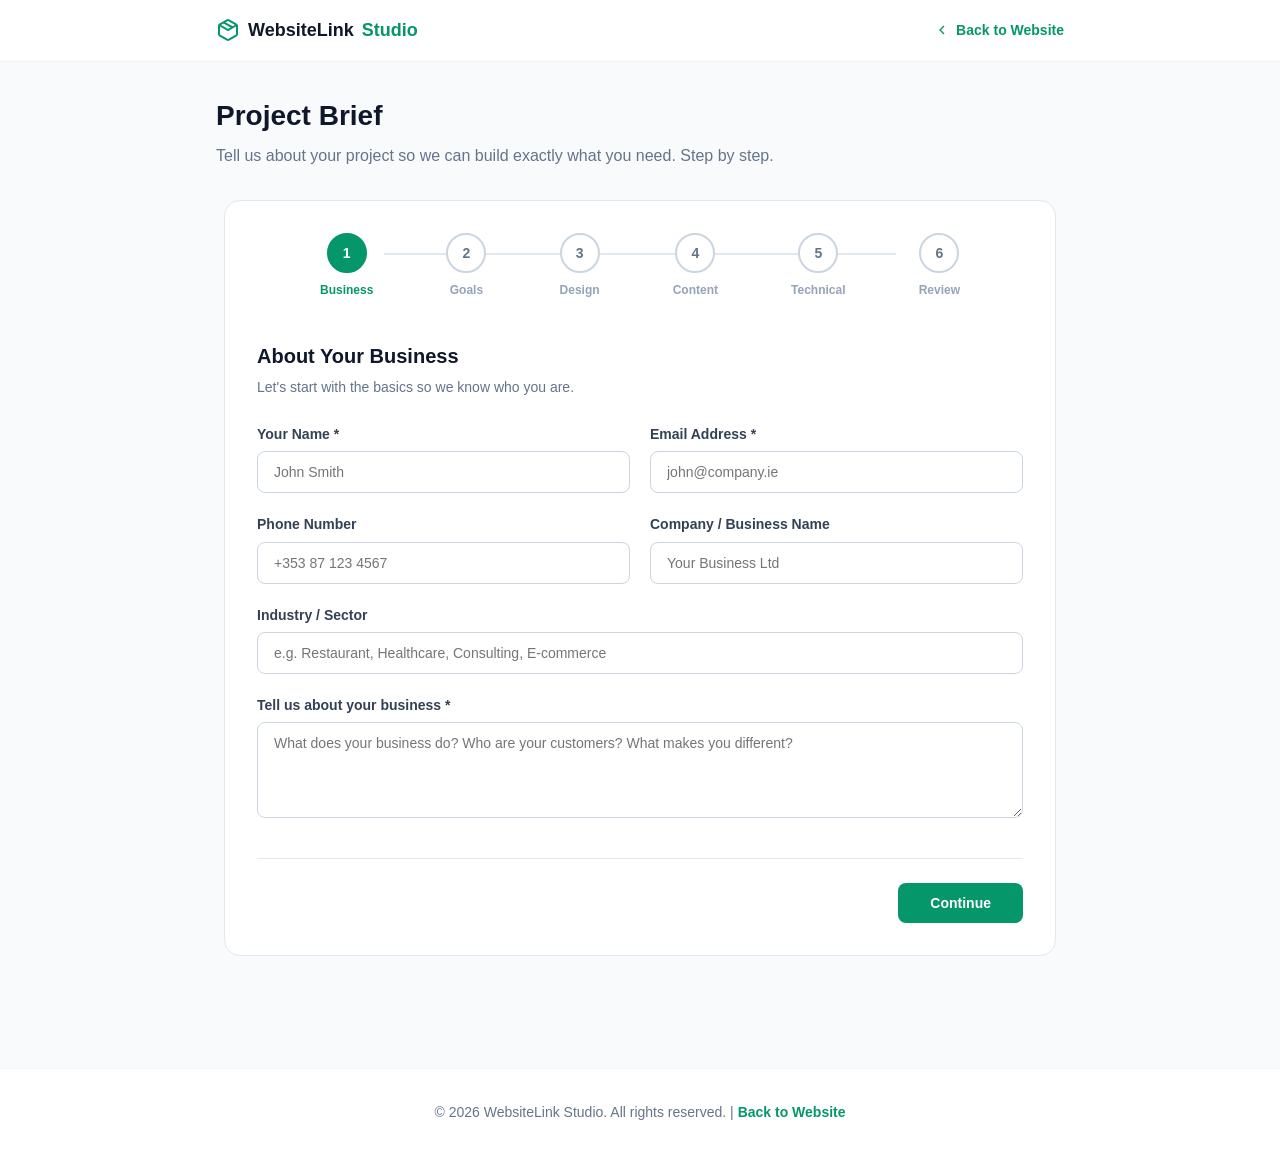
<file: brief.html>
<!DOCTYPE html>
<html lang="en">
<head>
<meta charset="UTF-8">
<meta name="viewport" content="width=device-width, initial-scale=1.0">
<title>Project Brief — WebsiteLink Studio</title>
<style>
:root {
  --primary: #059669;
  --primary-dark: #047857;
  --primary-light: #d1fae5;
  --slate-50: #f8fafc;
  --slate-100: #f1f5f9;
  --slate-200: #e2e8f0;
  --slate-300: #cbd5e1;
  --slate-400: #94a3b8;
  --slate-500: #64748b;
  --slate-600: #475569;
  --slate-700: #334155;
  --slate-800: #1e293b;
  --slate-900: #0f172a;
}
* { margin: 0; padding: 0; box-sizing: border-box; }
html { scroll-behavior: smooth; }
body { font-family: -apple-system, BlinkMacSystemFont, 'Segoe UI', Roboto, sans-serif; color: var(--slate-900); line-height: 1.6; background: var(--slate-50); }
a { text-decoration: none; color: inherit; }
button { cursor: pointer; border: none; font-family: inherit; background: none; }
.container { max-width: 56rem; margin: 0 auto; padding: 0 1.5rem; }
.hidden { display: none !important; }

/* Header */
.header { background: #fff; border-bottom: 1px solid var(--slate-100); padding: 1rem 0; }
.header-content { display: flex; align-items: center; justify-content: space-between; max-width: 56rem; margin: 0 auto; padding: 0 1.5rem; }
.logo { display: flex; align-items: center; gap: .5rem; font-weight: 700; font-size: 1.125rem; }
.logo svg { width: 1.5rem; height: 1.5rem; color: var(--primary); }
.logo span:last-child { color: var(--primary); }
.back-link { font-size: .875rem; font-weight: 600; color: var(--primary); cursor: pointer; display: flex; align-items: center; gap: .375rem; }
.back-link:hover { color: var(--primary-dark); }
.back-link svg { width: 1rem; height: 1rem; }

/* Page */
.page { padding: 2rem 0 4rem; }
.page-title { font-size: 1.75rem; font-weight: 800; margin-bottom: .25rem; }
.page-subtitle { color: var(--slate-500); font-size: 1rem; margin-bottom: 2rem; }

/* Card */
.card { background: #fff; border: 1px solid var(--slate-200); border-radius: 1rem; padding: 2rem; max-width: 52rem; margin: 0 auto; }

/* Form */
.form-group { margin-bottom: 1.25rem; }
.form-label { display: block; font-size: .875rem; font-weight: 600; color: var(--slate-700); margin-bottom: .375rem; }
.form-input { width: 100%; padding: .75rem 1rem; border: 1px solid var(--slate-300); border-radius: .5rem; font-size: .875rem; outline: none; transition: all .2s; font-family: inherit; }
.form-input:focus { border-color: var(--primary); box-shadow: 0 0 0 3px rgba(5,150,105,.2); }
.form-textarea { min-height: 6rem; resize: vertical; }

/* Wizard Progress */
.wizard-progress { display: flex; align-items: center; justify-content: space-between; margin-bottom: 2.5rem; position: relative; max-width: 40rem; margin-left: auto; margin-right: auto; }
.wizard-progress::before { content: ''; position: absolute; top: 1.25rem; left: 10%; right: 10%; height: 2px; background: var(--slate-200); z-index: 0; }
.wizard-progress-line { position: absolute; top: 1.25rem; left: 10%; height: 2px; background: var(--primary); z-index: 1; transition: width .4s ease; width: 0%; }
.wizard-step { position: relative; z-index: 2; display: flex; flex-direction: column; align-items: center; gap: .5rem; cursor: default; }
.wizard-step-dot { width: 2.5rem; height: 2.5rem; border-radius: 9999px; background: #fff; border: 2px solid var(--slate-300); display: flex; align-items: center; justify-content: center; font-weight: 700; font-size: .875rem; color: var(--slate-500); transition: all .3s; }
.wizard-step.active .wizard-step-dot { border-color: var(--primary); background: var(--primary); color: #fff; }
.wizard-step.completed .wizard-step-dot { border-color: var(--primary); background: var(--primary); color: #fff; }
.wizard-step-label { font-size: .75rem; font-weight: 600; color: var(--slate-400); transition: color .3s; }
.wizard-step.active .wizard-step-label { color: var(--primary); }
.wizard-step.completed .wizard-step-label { color: var(--primary); }
@media(max-width:640px){ .wizard-step-label { display: none; } .wizard-progress::before { left: 5%; right: 5%; } }

.wizard-step-content { display: none; animation: fadeIn .3s ease; }
.wizard-step-content.active { display: block; }
@keyframes fadeIn { from { opacity: 0; transform: translateY(8px); } to { opacity: 1; transform: translateY(0); } }

.wizard-step-title { font-size: 1.25rem; font-weight: 700; margin-bottom: .25rem; }
.wizard-step-desc { color: var(--slate-500); font-size: .875rem; margin-bottom: 1.5rem; }

/* Radio cards */
.radio-grid { display: grid; grid-template-columns: repeat(2, 1fr); gap: .75rem; }
@media(max-width:640px){ .radio-grid { grid-template-columns: 1fr; } }
.radio-card { display: flex; align-items: center; gap: .75rem; padding: 1rem; border: 2px solid var(--slate-200); border-radius: .75rem; cursor: pointer; transition: all .2s; background: #fff; }
.radio-card:hover { border-color: var(--primary); background: #f0fdf4; }
.radio-card.selected { border-color: var(--primary); background: #ecfdf5; }
.radio-card input { display: none; }
.radio-card .radio-circle { width: 1.25rem; height: 1.25rem; border: 2px solid var(--slate-300); border-radius: 9999px; display: flex; align-items: center; justify-content: center; flex-shrink: 0; transition: all .2s; }
.radio-card.selected .radio-circle { border-color: var(--primary); background: var(--primary); }
.radio-card .radio-circle::after { content: ''; width: .4rem; height: .4rem; background: #fff; border-radius: 9999px; opacity: 0; transform: scale(0); transition: all .2s; }
.radio-card.selected .radio-circle::after { opacity: 1; transform: scale(1); }
.radio-card .radio-text { font-size: .875rem; font-weight: 500; }

/* Checkbox cards */
.checkbox-grid { display: grid; grid-template-columns: repeat(2, 1fr); gap: .75rem; }
@media(max-width:640px){ .checkbox-grid { grid-template-columns: 1fr; } }
.checkbox-card { display: flex; align-items: center; gap: .75rem; padding: .875rem 1rem; border: 2px solid var(--slate-200); border-radius: .75rem; cursor: pointer; transition: all .2s; background: #fff; }
.checkbox-card:hover { border-color: var(--primary); background: #f0fdf4; }
.checkbox-card.selected { border-color: var(--primary); background: #ecfdf5; }
.checkbox-card input { display: none; }
.checkbox-card .check-box { width: 1.25rem; height: 1.25rem; border: 2px solid var(--slate-300); border-radius: .25rem; display: flex; align-items: center; justify-content: center; flex-shrink: 0; transition: all .2s; }
.checkbox-card.selected .check-box { border-color: var(--primary); background: var(--primary); }
.checkbox-card .check-box::after { content: ''; width: .35rem; height: .6rem; border: solid #fff; border-width: 0 2px 2px 0; transform: rotate(45deg) scale(0); opacity: 0; transition: all .2s; margin-bottom: .1rem; }
.checkbox-card.selected .check-box::after { opacity: 1; transform: rotate(45deg) scale(1); }
.checkbox-card .check-text { font-size: .875rem; font-weight: 500; }

/* Buttons */
.wizard-btns { display: flex; justify-content: space-between; align-items: center; margin-top: 2rem; padding-top: 1.5rem; border-top: 1px solid var(--slate-200); }
.wizard-btn-back { padding: .75rem 1.5rem; font-weight: 600; color: var(--slate-600); background: none; border: 1px solid var(--slate-300); border-radius: .5rem; cursor: pointer; transition: all .2s; font-size: .875rem; }
.wizard-btn-back:hover { background: var(--slate-100); }
.wizard-btn-next { padding: .75rem 2rem; font-weight: 700; color: #fff; background: var(--primary); border: none; border-radius: .5rem; cursor: pointer; transition: all .2s; font-size: .875rem; }
.wizard-btn-next:hover { background: var(--primary-dark); }
.wizard-btn-submit { padding: .75rem 2rem; font-weight: 700; color: #fff; background: var(--primary); border: none; border-radius: .5rem; cursor: pointer; transition: all .2s; font-size: .875rem; }
.wizard-btn-submit:hover { background: var(--primary-dark); }
.btn-outline { display: inline-flex; align-items: center; justify-content: center; gap: .5rem; padding: .5rem 1rem; border-radius: .5rem; font-weight: 600; font-size: .875rem; background: transparent; border: 1px solid var(--slate-300); color: var(--slate-700); cursor: pointer; transition: all .2s; }
.btn-outline:hover { background: var(--slate-100); }
.btn-primary { display: inline-flex; align-items: center; justify-content: center; gap: .5rem; padding: .5rem 1rem; border-radius: .5rem; font-weight: 600; font-size: .875rem; background: var(--primary); color: #fff; cursor: pointer; transition: all .2s; }
.btn-primary:hover { background: var(--primary-dark); }

/* Brief grid */
.brief-grid { display: grid; grid-template-columns: 1fr 1fr; gap: 1.25rem; }
@media(max-width:640px){ .brief-grid { grid-template-columns: 1fr; } }

/* Review */
.review-list { display: flex; flex-direction: column; gap: 1.25rem; }
.review-item { background: var(--slate-50); border-radius: .75rem; padding: 1.25rem; }
.review-item-header { display: flex; justify-content: space-between; align-items: center; margin-bottom: .75rem; }
.review-item-title { font-weight: 700; font-size: .875rem; color: var(--slate-900); }
.review-item-step { font-size: .75rem; color: var(--slate-400); font-weight: 600; }
.review-item-edit { font-size: .75rem; color: var(--primary); cursor: pointer; font-weight: 600; }
.review-item-edit:hover { text-decoration: underline; }
.review-item-content { font-size: .875rem; color: var(--slate-700); line-height: 1.6; }
.review-empty { color: var(--slate-400); font-style: italic; }

/* Error state */
.field-error { border-color: #f87171 !important; box-shadow: 0 0 0 3px rgba(248,113,113,.2) !important; }
.error-msg { color: #dc2626; font-size: .75rem; margin-top: .375rem; display: none; }
.error-msg.show { display: block; }

/* Success state */
.success-state { text-align: center; padding: 2rem 0; }
.success-icon { width: 4rem; height: 4rem; background: var(--primary-light); border-radius: 9999px; display: flex; align-items: center; justify-content: center; margin: 0 auto 1rem; }
.success-icon svg { width: 2rem; height: 2rem; color: var(--primary); }
.success-title { font-size: 1.25rem; font-weight: 700; color: #047857; margin-bottom: .5rem; }

/* Footer */
.footer { text-align: center; padding: 2rem 1.5rem; border-top: 1px solid var(--slate-100); background: #fff; margin-top: 3rem; font-size: .875rem; color: var(--slate-500); }
.footer a { color: var(--primary); font-weight: 600; }
</style>
</head>
<body>

<!-- Header -->
<div class="header">
  <div class="header-content">
    <a href="index.html" class="logo">
      <svg viewBox="0 0 24 24" fill="none" stroke="currentColor" stroke-width="2"><path d="m7.5 4.27 9 5.15M21 8a2 2 0 0 0-1-1.73l-7-4a2 2 0 0 0-2 0l-7 4A2 2 0 0 0 3 8v8a2 2 0 0 0 1 1.73l7 4a2 2 0 0 0 2 0l7-4A2 2 0 0 0 21 16V8Z"/><path d="m3.3 7 8.7 5 8.7-5"/></svg>
      <span>WebsiteLink</span><span>Studio</span>
    </a>
    <a href="index.html" class="back-link">
      <svg viewBox="0 0 24 24" fill="none" stroke="currentColor" stroke-width="2"><polyline points="15 18 9 12 15 6"/></svg>
      Back to Website
    </a>
  </div>
</div>

<!-- Page -->
<div class="page">
  <div class="container">
    <h1 class="page-title">Project Brief</h1>
    <p class="page-subtitle">Tell us about your project so we can build exactly what you need. Step by step.</p>

    <div class="card">

      <!-- Progress Bar -->
      <div class="wizard-progress" id="wizardProgress">
        <div class="wizard-progress-line" id="progressLine"></div>
        <div class="wizard-step active" data-step="1"><div class="wizard-step-dot">1</div><span class="wizard-step-label">Business</span></div>
        <div class="wizard-step" data-step="2"><div class="wizard-step-dot">2</div><span class="wizard-step-label">Goals</span></div>
        <div class="wizard-step" data-step="3"><div class="wizard-step-dot">3</div><span class="wizard-step-label">Design</span></div>
        <div class="wizard-step" data-step="4"><div class="wizard-step-dot">4</div><span class="wizard-step-label">Content</span></div>
        <div class="wizard-step" data-step="5"><div class="wizard-step-dot">5</div><span class="wizard-step-label">Technical</span></div>
        <div class="wizard-step" data-step="6"><div class="wizard-step-dot">6</div><span class="wizard-step-label">Review</span></div>
      </div>

      <!-- Form -->
      <form id="briefForm" onsubmit="event.preventDefault();">

        <!-- STEP 1: BUSINESS INFO -->
        <div class="wizard-step-content active" id="step-1">
          <div class="wizard-step-title">About Your Business</div>
          <div class="wizard-step-desc">Let's start with the basics so we know who you are.</div>
          <div class="brief-grid">
            <div class="form-group">
              <label class="form-label">Your Name *</label>
              <input type="text" class="form-input" id="w_name" placeholder="John Smith">
              <div class="error-msg" id="err_name">Please enter your name</div>
            </div>
            <div class="form-group">
              <label class="form-label">Email Address *</label>
              <input type="email" class="form-input" id="w_email" placeholder="john@company.ie">
              <div class="error-msg" id="err_email">Please enter a valid email</div>
            </div>
          </div>
          <div class="brief-grid">
            <div class="form-group">
              <label class="form-label">Phone Number</label>
              <input type="tel" class="form-input" id="w_phone" placeholder="+353 87 123 4567">
            </div>
            <div class="form-group">
              <label class="form-label">Company / Business Name</label>
              <input type="text" class="form-input" id="w_company" placeholder="Your Business Ltd">
            </div>
          </div>
          <div class="form-group">
            <label class="form-label">Industry / Sector</label>
            <input type="text" class="form-input" id="w_industry" placeholder="e.g. Restaurant, Healthcare, Consulting, E-commerce">
          </div>
          <div class="form-group">
            <label class="form-label">Tell us about your business *</label>
            <textarea class="form-input form-textarea" id="w_about" placeholder="What does your business do? Who are your customers? What makes you different?"></textarea>
            <div class="error-msg" id="err_about">Please describe your business</div>
          </div>
          <div class="wizard-btns" style="justify-content:flex-end">
            <button type="button" class="wizard-btn-next" onclick="nextStep()">Continue</button>
          </div>
        </div>

        <!-- STEP 2: WEBSITE GOALS -->
        <div class="wizard-step-content" id="step-2">
          <div class="wizard-step-title">Website Goals</div>
          <div class="wizard-step-desc">What do you want your website to achieve?</div>

          <div class="form-group" style="margin-bottom:1.25rem">
            <label class="form-label">Primary goal of your website *</label>
            <div class="radio-grid" id="w_goal_opts">
              <label class="radio-card" onclick="selectRadio(this, 'w_goal')"><input type="radio" name="w_goal" value="Showcase services"><span class="radio-circle"></span><span class="radio-text">Showcase services / portfolio</span></label>
              <label class="radio-card" onclick="selectRadio(this, 'w_goal')"><input type="radio" name="w_goal" value="Generate leads"><span class="radio-circle"></span><span class="radio-text">Generate leads / enquiries</span></label>
              <label class="radio-card" onclick="selectRadio(this, 'w_goal')"><input type="radio" name="w_goal" value="Sell products"><span class="radio-circle"></span><span class="radio-text">Sell products online</span></label>
              <label class="radio-card" onclick="selectRadio(this, 'w_goal')"><input type="radio" name="w_goal" value="Build brand awareness"><span class="radio-circle"></span><span class="radio-text">Build brand awareness</span></label>
              <label class="radio-card" onclick="selectRadio(this, 'w_goal')"><input type="radio" name="w_goal" value="Share information"><span class="radio-circle"></span><span class="radio-text">Share information / blog</span></label>
              <label class="radio-card" onclick="selectRadio(this, 'w_goal')"><input type="radio" name="w_goal" value="Take bookings"><span class="radio-circle"></span><span class="radio-text">Take bookings / appointments</span></label>
            </div>
            <div class="error-msg" id="err_goal">Please select a primary goal</div>
          </div>

          <div class="form-group" style="margin-bottom:1.25rem">
            <label class="form-label">What pages do you need? (select all that apply)</label>
            <div class="checkbox-grid">
              <label class="checkbox-card" onclick="toggleCheckbox(this)"><input type="checkbox" name="w_pages" value="Home"><span class="check-box"></span><span class="check-text">Home</span></label>
              <label class="checkbox-card" onclick="toggleCheckbox(this)"><input type="checkbox" name="w_pages" value="About"><span class="check-box"></span><span class="check-text">About</span></label>
              <label class="checkbox-card" onclick="toggleCheckbox(this)"><input type="checkbox" name="w_pages" value="Services"><span class="check-box"></span><span class="check-text">Services</span></label>
              <label class="checkbox-card" onclick="toggleCheckbox(this)"><input type="checkbox" name="w_pages" value="Portfolio / Gallery"><span class="check-box"></span><span class="check-text">Portfolio / Gallery</span></label>
              <label class="checkbox-card" onclick="toggleCheckbox(this)"><input type="checkbox" name="w_pages" value="Contact"><span class="check-box"></span><span class="check-text">Contact</span></label>
              <label class="checkbox-card" onclick="toggleCheckbox(this)"><input type="checkbox" name="w_pages" value="Blog"><span class="check-box"></span><span class="check-text">Blog</span></label>
              <label class="checkbox-card" onclick="toggleCheckbox(this)"><input type="checkbox" name="w_pages" value="Testimonials"><span class="check-box"></span><span class="check-text">Testimonials</span></label>
              <label class="checkbox-card" onclick="toggleCheckbox(this)"><input type="checkbox" name="w_pages" value="Shop"><span class="check-box"></span><span class="check-text">Shop / Products</span></label>
              <label class="checkbox-card" onclick="toggleCheckbox(this)"><input type="checkbox" name="w_pages" value="FAQ"><span class="check-box"></span><span class="check-text">FAQ</span></label>
              <label class="checkbox-card" onclick="toggleCheckbox(this)"><input type="checkbox" name="w_pages" value="Booking"><span class="check-box"></span><span class="check-text">Booking</span></label>
            </div>
          </div>

          <div class="form-group">
            <label class="form-label">Special features needed (select all that apply)</label>
            <div class="checkbox-grid">
              <label class="checkbox-card" onclick="toggleCheckbox(this)"><input type="checkbox" name="w_features" value="Contact form"><span class="check-box"></span><span class="check-text">Contact form</span></label>
              <label class="checkbox-card" onclick="toggleCheckbox(this)"><input type="checkbox" name="w_features" value="Live chat / WhatsApp"><span class="check-box"></span><span class="check-text">Live chat / WhatsApp</span></label>
              <label class="checkbox-card" onclick="toggleCheckbox(this)"><input type="checkbox" name="w_features" value="Social media links"><span class="check-box"></span><span class="check-text">Social media links</span></label>
              <label class="checkbox-card" onclick="toggleCheckbox(this)"><input type="checkbox" name="w_features" value="Google Maps"><span class="check-box"></span><span class="check-text">Google Maps</span></label>
              <label class="checkbox-card" onclick="toggleCheckbox(this)"><input type="checkbox" name="w_features" value="Multi-language"><span class="check-box"></span><span class="check-text">Multi-language</span></label>
              <label class="checkbox-card" onclick="toggleCheckbox(this)"><input type="checkbox" name="w_features" value="Newsletter signup"><span class="check-box"></span><span class="check-text">Newsletter signup</span></label>
              <label class="checkbox-card" onclick="toggleCheckbox(this)"><input type="checkbox" name="w_features" value="Booking system"><span class="check-box"></span><span class="check-text">Booking system</span></label>
              <label class="checkbox-card" onclick="toggleCheckbox(this)"><input type="checkbox" name="w_features" value="Online payments"><span class="check-box"></span><span class="check-text">Online payments</span></label>
              <label class="checkbox-card" onclick="toggleCheckbox(this)"><input type="checkbox" name="w_features" value="Customer login"><span class="check-box"></span><span class="check-text">Customer login</span></label>
              <label class="checkbox-card" onclick="toggleCheckbox(this)"><input type="checkbox" name="w_features" value="Photo gallery"><span class="check-box"></span><span class="check-text">Photo gallery</span></label>
            </div>
          </div>

          <div class="wizard-btns">
            <button type="button" class="wizard-btn-back" onclick="prevStep()">Back</button>
            <button type="button" class="wizard-btn-next" onclick="nextStep()">Continue</button>
          </div>
        </div>

        <!-- STEP 3: DESIGN & BRANDING -->
        <div class="wizard-step-content" id="step-3">
          <div class="wizard-step-title">Design &amp; Branding</div>
          <div class="wizard-step-desc">Help us understand your visual identity.</div>

          <div class="form-group" style="margin-bottom:1.25rem">
            <label class="form-label">Do you have a logo? *</label>
            <div class="radio-grid" id="w_logo_opts">
              <label class="radio-card" onclick="selectRadio(this, 'w_logo')"><input type="radio" name="w_logo" value="Have logo"><span class="radio-circle"></span><span class="radio-text">Yes, I have a logo</span></label>
              <label class="radio-card" onclick="selectRadio(this, 'w_logo')"><input type="radio" name="w_logo" value="Need logo"><span class="radio-circle"></span><span class="radio-text">No, I need a logo too</span></label>
              <label class="radio-card" onclick="selectRadio(this, 'w_logo')"><input type="radio" name="w_logo" value="No logo yet"><span class="radio-circle"></span><span class="radio-text">No logo, text name is fine</span></label>
            </div>
            <div class="error-msg" id="err_logo">Please select a logo option</div>
          </div>

          <div class="form-group" style="margin-bottom:1.25rem">
            <label class="form-label">Brand colours (if you have them)</label>
            <input type="text" class="form-input" id="w_colours" placeholder="e.g. Navy blue #1B365D, Gold #C9A227, or 'no preference'">
          </div>

          <div class="form-group" style="margin-bottom:1.25rem">
            <label class="form-label">Preferred design style *</label>
            <div class="radio-grid" id="w_style_opts">
              <label class="radio-card" onclick="selectRadio(this, 'w_style')"><input type="radio" name="w_style" value="Clean & Minimal"><span class="radio-circle"></span><span class="radio-text">Clean &amp; Minimal</span></label>
              <label class="radio-card" onclick="selectRadio(this, 'w_style')"><input type="radio" name="w_style" value="Bold & Modern"><span class="radio-circle"></span><span class="radio-text">Bold &amp; Modern</span></label>
              <label class="radio-card" onclick="selectRadio(this, 'w_style')"><input type="radio" name="w_style" value="Warm & Friendly"><span class="radio-circle"></span><span class="radio-text">Warm &amp; Friendly</span></label>
              <label class="radio-card" onclick="selectRadio(this, 'w_style')"><input type="radio" name="w_style" value="Luxury & Elegant"><span class="radio-circle"></span><span class="radio-text">Luxury &amp; Elegant</span></label>
              <label class="radio-card" onclick="selectRadio(this, 'w_style')"><input type="radio" name="w_style" value="Corporate & Professional"><span class="radio-circle"></span><span class="radio-text">Corporate &amp; Professional</span></label>
              <label class="radio-card" onclick="selectRadio(this, 'w_style')"><input type="radio" name="w_style" value="Creative & Unique"><span class="radio-circle"></span><span class="radio-text">Creative &amp; Unique</span></label>
            </div>
            <div class="error-msg" id="err_style">Please select a design style</div>
          </div>

          <div class="form-group">
            <label class="form-label">Reference websites you like</label>
            <textarea class="form-input form-textarea" id="w_references" placeholder="Paste URLs of websites whose design you admire and tell us what you like about them"></textarea>
          </div>

          <div class="wizard-btns">
            <button type="button" class="wizard-btn-back" onclick="prevStep()">Back</button>
            <button type="button" class="wizard-btn-next" onclick="nextStep()">Continue</button>
          </div>
        </div>

        <!-- STEP 4: CONTENT -->
        <div class="wizard-step-content" id="step-4">
          <div class="wizard-step-title">Content</div>
          <div class="wizard-step-desc">What content do you have ready for the website?</div>

          <div class="form-group" style="margin-bottom:1.25rem">
            <label class="form-label">Do you have text copy ready? *</label>
            <div class="radio-grid" id="w_copy_opts">
              <label class="radio-card" onclick="selectRadio(this, 'w_copy')"><input type="radio" name="w_copy" value="All ready"><span class="radio-circle"></span><span class="radio-text">Yes, all text is ready</span></label>
              <label class="radio-card" onclick="selectRadio(this, 'w_copy')"><input type="radio" name="w_copy" value="Partially"><span class="radio-circle"></span><span class="radio-text">Some ready, need help with rest</span></label>
              <label class="radio-card" onclick="selectRadio(this, 'w_copy')"><input type="radio" name="w_copy" value="None"><span class="radio-circle"></span><span class="radio-text">No, I need help with all copy</span></label>
            </div>
            <div class="error-msg" id="err_copy">Please select a content option</div>
          </div>

          <div class="form-group" style="margin-bottom:1.25rem">
            <label class="form-label">Do you have images / photos? *</label>
            <div class="radio-grid" id="w_images_opts">
              <label class="radio-card" onclick="selectRadio(this, 'w_images')"><input type="radio" name="w_images" value="Professional photos"><span class="radio-circle"></span><span class="radio-text">Yes, professional photos</span></label>
              <label class="radio-card" onclick="selectRadio(this, 'w_images')"><input type="radio" name="w_images" value="Some photos"><span class="radio-circle"></span><span class="radio-text">Some, will need stock images</span></label>
              <label class="radio-card" onclick="selectRadio(this, 'w_images')"><input type="radio" name="w_images" value="Need stock"><span class="radio-circle"></span><span class="radio-text">No, need all stock images</span></label>
            </div>
            <div class="error-msg" id="err_images">Please select an image option</div>
          </div>

          <div class="form-group">
            <label class="form-label">Existing content to share (optional)</label>
            <textarea class="form-input form-textarea" id="w_content_extra" placeholder="Links to your current website, social media, brochures, or any content you want us to use"></textarea>
          </div>

          <div class="wizard-btns">
            <button type="button" class="wizard-btn-back" onclick="prevStep()">Back</button>
            <button type="button" class="wizard-btn-next" onclick="nextStep()">Continue</button>
          </div>
        </div>

        <!-- STEP 5: DOMAIN & TECHNICAL -->
        <div class="wizard-step-content" id="step-5">
          <div class="wizard-step-title">Domain &amp; Technical</div>
          <div class="wizard-step-desc">A few final details to get started.</div>

          <div class="form-group" style="margin-bottom:1.25rem">
            <label class="form-label">Do you have a domain name? *</label>
            <div class="radio-grid" id="w_hasdomain_opts">
              <label class="radio-card" onclick="selectRadio(this, 'w_hasdomain')"><input type="radio" name="w_hasdomain" value="Have domain"><span class="radio-circle"></span><span class="radio-text">Yes, I already own it</span></label>
              <label class="radio-card" onclick="selectRadio(this, 'w_hasdomain')"><input type="radio" name="w_hasdomain" value="Need domain"><span class="radio-circle"></span><span class="radio-text">No, I need help buying one</span></label>
              <label class="radio-card" onclick="selectRadio(this, 'w_hasdomain')"><input type="radio" name="w_hasdomain" value="Not sure domain"><span class="radio-circle"></span><span class="radio-text">Not sure yet</span></label>
            </div>
            <div class="error-msg" id="err_hasdomain">Please select a domain option</div>
          </div>

          <div class="form-group">
            <label class="form-label">Desired domain name (if known)</label>
            <input type="text" class="form-input" id="w_domain_name" placeholder="www.yourbusiness.ie">
          </div>

          <div class="form-group">
            <label class="form-label">Which package are you interested in? *</label>
            <select class="form-input" id="w_package" style="cursor:pointer">
              <option value="">Choose a package...</option>
              <option value="Starter - EUR 499">Starter - &euro;499 (1 page)</option>
              <option value="Business - EUR 999">Business - &euro;999 (up to 5 pages)</option>
              <option value="Premium - EUR 1999">Premium - &euro;1,999 (up to 10 pages)</option>
              <option value="Online Store - EUR 2999">Online Store - &euro;2,999 (e-commerce)</option>
              <option value="Not sure yet">Not sure yet, need advice</option>
            </select>
            <div class="error-msg" id="err_package">Please select a package</div>
          </div>

          <div class="form-group">
            <label class="form-label">Desired timeline *</label>
            <div class="radio-grid" id="w_timeline_opts">
              <label class="radio-card" onclick="selectRadio(this, 'w_timeline')"><input type="radio" name="w_timeline" value="ASAP"><span class="radio-circle"></span><span class="radio-text">ASAP</span></label>
              <label class="radio-card" onclick="selectRadio(this, 'w_timeline')"><input type="radio" name="w_timeline" value="Within 2 weeks"><span class="radio-circle"></span><span class="radio-text">Within 2 weeks</span></label>
              <label class="radio-card" onclick="selectRadio(this, 'w_timeline')"><input type="radio" name="w_timeline" value="Within 1 month"><span class="radio-circle"></span><span class="radio-text">Within 1 month</span></label>
              <label class="radio-card" onclick="selectRadio(this, 'w_timeline')"><input type="radio" name="w_timeline" value="Flexible"><span class="radio-circle"></span><span class="radio-text">Flexible</span></label>
            </div>
            <div class="error-msg" id="err_timeline">Please select a timeline</div>
          </div>

          <div class="wizard-btns">
            <button type="button" class="wizard-btn-back" onclick="prevStep()">Back</button>
            <button type="button" class="wizard-btn-next" onclick="nextStep()">Continue</button>
          </div>
        </div>

        <!-- STEP 6: REVIEW -->
        <div class="wizard-step-content" id="step-6">
          <div class="wizard-step-title">Review Your Brief</div>
          <div class="wizard-step-desc">Check everything looks right before sending.</div>

          <div class="review-list" id="reviewList"></div>

          <div class="wizard-btns">
            <button type="button" class="wizard-btn-back" onclick="prevStep()">Back</button>
            <button type="button" class="wizard-btn-submit" id="submitBriefBtn" onclick="submitBrief()">Send Brief</button>
          </div>
        </div>

      </form>

      <!-- Success State -->
      <div id="briefSuccess" class="success-state hidden">
        <div class="success-icon"><svg viewBox="0 0 24 24" fill="none" stroke="currentColor" stroke-width="2"><polyline points="20 6 9 17 4 12"/></svg></div>
        <div class="success-title">Brief sent successfully!</div>
        <p style="color:var(--slate-600);margin-bottom:1.5rem">We'll review your brief and email you within 24 hours to confirm next steps.</p>
        <div style="background:var(--slate-50);border-radius:.75rem;padding:1.25rem;text-align:left;max-width:28rem;margin:0 auto 1.5rem">
          <p style="font-weight:700;font-size:.875rem;margin-bottom:.75rem;color:var(--slate-900)">What happens next:</p>
          <ol style="font-size:.875rem;color:var(--slate-600);padding-left:1.25rem;line-height:1.8">
            <li>We review your brief (within 24h)</li>
            <li>We email you with a confirmation and invoice for the 50% deposit</li>
            <li>You pay the deposit and we start building</li>
            <li>We send a private preview for your feedback</li>
            <li>2 revision rounds included</li>
            <li>Pay the balance and go live!</li>
          </ol>
        </div>
        <button class="btn-outline" onclick="resetBrief()">Send another brief</button>
        <a href="index.html" class="btn-primary" style="margin-left:.5rem;text-decoration:none">Back to Website</a>
      </div>
    </div>
  </div>
</div>

<!-- Footer -->
<div class="footer">
  &copy; <script>document.write(new Date().getFullYear())</script> WebsiteLink Studio. All rights reserved. | <a href="index.html">Back to Website</a>
</div>

<script>
// ==================== 6-STEP BRIEF WIZARD ====================
let wizardStep = 1;
const totalSteps = 6;
const FORMSPREE_BRIEF_ID = 'xkoywadq';

function updateWizardUI(){
  document.querySelectorAll('.wizard-step').forEach(function(el) {
    var s = parseInt(el.dataset.step);
    el.classList.remove('active', 'completed');
    if (s < wizardStep) el.classList.add('completed');
    if (s === wizardStep) el.classList.add('active');
  });
  var pct = ((wizardStep - 1) / (totalSteps - 1)) * 100;
  document.getElementById('progressLine').style.width = pct + '%';
  document.querySelectorAll('.wizard-step-content').forEach(function(el) { el.classList.remove('active'); });
  document.getElementById('step-' + wizardStep).classList.add('active');
  window.scrollTo({ top: 0, behavior: 'smooth' });
}

function nextStep(){
  if (!validateStep(wizardStep)) return;
  if (wizardStep < totalSteps) {
    wizardStep++;
    updateWizardUI();
    if (wizardStep === 6) buildReview();
  }
}

function prevStep(){
  if (wizardStep > 1) { wizardStep--; updateWizardUI(); }
}

function goToStep(n){
  wizardStep = n;
  updateWizardUI();
}

function selectRadio(card, name){
  document.querySelectorAll('input[name="' + name + '"]').forEach(function(inp) {
    inp.closest('.radio-card').classList.remove('selected');
  });
  card.classList.add('selected');
  card.querySelector('input').checked = true;
}

function toggleCheckbox(card){
  var cb = card.querySelector('input');
  cb.checked = !cb.checked;
  card.classList.toggle('selected', cb.checked);
}

function showFieldError(id, show){
  var el = document.getElementById(id);
  if (!el) return;
  el.classList.toggle('show', show);
  var inputId = id.replace('err_', 'w_');
  var input = document.getElementById(inputId);
  if (input) input.classList.toggle('field-error', show);
}

function validateStep(step){
  var valid = true;
  document.querySelectorAll('.error-msg').forEach(function(e) { e.classList.remove('show'); });
  document.querySelectorAll('.field-error').forEach(function(e) { e.classList.remove('field-error'); });

  if (step === 1) {
    var name = document.getElementById('w_name').value.trim();
    var email = document.getElementById('w_email').value.trim();
    var about = document.getElementById('w_about').value.trim();
    if (!name) { showFieldError('err_name', true); valid = false; }
    if (!email || !/^[^\s@]+@[^\s@]+\.[^\s@]+$/.test(email)) { showFieldError('err_email', true); valid = false; }
    if (!about) { showFieldError('err_about', true); valid = false; }
  }
  if (step === 2) {
    if (!document.querySelector('input[name="w_goal"]:checked')) { showFieldError('err_goal', true); valid = false; }
  }
  if (step === 3) {
    if (!document.querySelector('input[name="w_logo"]:checked')) { showFieldError('err_logo', true); valid = false; }
    if (!document.querySelector('input[name="w_style"]:checked')) { showFieldError('err_style', true); valid = false; }
  }
  if (step === 4) {
    if (!document.querySelector('input[name="w_copy"]:checked')) { showFieldError('err_copy', true); valid = false; }
    if (!document.querySelector('input[name="w_images"]:checked')) { showFieldError('err_images', true); valid = false; }
  }
  if (step === 5) {
    if (!document.querySelector('input[name="w_hasdomain"]:checked')) { showFieldError('err_hasdomain', true); valid = false; }
    var pkg = document.getElementById('w_package').value;
    if (!pkg) { showFieldError('err_package', true); document.getElementById('w_package').classList.add('field-error'); valid = false; }
    if (!document.querySelector('input[name="w_timeline"]:checked')) { showFieldError('err_timeline', true); valid = false; }
  }
  return valid;
}

function getCheckedValues(name){
  return Array.from(document.querySelectorAll('input[name="' + name + '"]:checked')).map(function(cb) { return cb.value; }).join(', ') || 'Not specified';
}

function getRadioValue(name){
  var el = document.querySelector('input[name="' + name + '"]:checked');
  return el ? el.value : 'Not specified';
}

function buildReview(){
  var data = [
    { title: 'Contact Information', step: 1, content: '<strong>Name:</strong> ' + document.getElementById('w_name').value + '<br><strong>Email:</strong> ' + document.getElementById('w_email').value + '<br><strong>Phone:</strong> ' + (document.getElementById('w_phone').value || 'N/A') + '<br><strong>Company:</strong> ' + (document.getElementById('w_company').value || 'N/A') + '<br><strong>Industry:</strong> ' + (document.getElementById('w_industry').value || 'N/A') },
    { title: 'About Business', step: 1, content: document.getElementById('w_about').value.replace(/\n/g, '<br>') },
    { title: 'Primary Goal', step: 2, content: getRadioValue('w_goal') },
    { title: 'Pages Needed', step: 2, content: getCheckedValues('w_pages') },
    { title: 'Features Needed', step: 2, content: getCheckedValues('w_features') },
    { title: 'Logo', step: 3, content: getRadioValue('w_logo') },
    { title: 'Brand Colours', step: 3, content: document.getElementById('w_colours').value || 'Not specified' },
    { title: 'Design Style', step: 3, content: getRadioValue('w_style') },
    { title: 'Reference Websites', step: 3, content: document.getElementById('w_references').value ? document.getElementById('w_references').value.replace(/\n/g, '<br>') : '<span class="review-empty">Not provided</span>' },
    { title: 'Text Copy', step: 4, content: getRadioValue('w_copy') },
    { title: 'Images', step: 4, content: getRadioValue('w_images') },
    { title: 'Existing Content', step: 4, content: document.getElementById('w_content_extra').value ? document.getElementById('w_content_extra').value.replace(/\n/g, '<br>') : '<span class="review-empty">Not provided</span>' },
    { title: 'Domain Status', step: 5, content: getRadioValue('w_hasdomain') },
    { title: 'Desired Domain', step: 5, content: document.getElementById('w_domain_name').value || 'Not specified' },
    { title: 'Package', step: 5, content: document.getElementById('w_package').value },
    { title: 'Timeline', step: 5, content: getRadioValue('w_timeline') }
  ];

  document.getElementById('reviewList').innerHTML = data.map(function(item) {
    return '<div class="review-item"><div class="review-item-header"><span class="review-item-title">' + item.title + '</span><span class="review-item-step">Step ' + item.step + ' <span class="review-item-edit" onclick="goToStep(' + item.step + ')">Edit</span></span></div><div class="review-item-content">' + item.content + '</div></div>';
  }).join('');
}

function submitBrief(){
  var btn = document.getElementById('submitBriefBtn');
  btn.textContent = 'Sending...';
  btn.disabled = true;
  btn.style.opacity = '0.6';

  var message = 'NEW PROJECT BRIEF - WebsiteLink Studio\n\n=== STEP 1: BUSINESS INFO ===\nName: ' + document.getElementById('w_name').value + '\nEmail: ' + document.getElementById('w_email').value + '\nPhone: ' + (document.getElementById('w_phone').value || 'N/A') + '\nCompany: ' + (document.getElementById('w_company').value || 'N/A') + '\nIndustry: ' + (document.getElementById('w_industry').value || 'N/A') + '\n\nAbout Business:\n' + document.getElementById('w_about').value + '\n\n=== STEP 2: WEBSITE GOALS ===\nPrimary Goal: ' + getRadioValue('w_goal') + '\nPages Needed: ' + getCheckedValues('w_pages') + '\nFeatures: ' + getCheckedValues('w_features') + '\n\n=== STEP 3: DESIGN & BRANDING ===\nLogo: ' + getRadioValue('w_logo') + '\nBrand Colours: ' + (document.getElementById('w_colours').value || 'N/A') + '\nDesign Style: ' + getRadioValue('w_style') + '\nReference Websites: ' + (document.getElementById('w_references').value || 'N/A') + '\n\n=== STEP 4: CONTENT ===\nText Copy: ' + getRadioValue('w_copy') + '\nImages: ' + getRadioValue('w_images') + '\nExisting Content: ' + (document.getElementById('w_content_extra').value || 'N/A') + '\n\n=== STEP 5: DOMAIN & TECHNICAL ===\nDomain Status: ' + getRadioValue('w_hasdomain') + '\nDesired Domain: ' + (document.getElementById('w_domain_name').value || 'N/A') + '\nPackage: ' + document.getElementById('w_package').value + '\nTimeline: ' + getRadioValue('w_timeline') + '\n';

  var fd = new FormData();
  fd.append('name', document.getElementById('w_name').value);
  fd.append('email', document.getElementById('w_email').value);
  fd.append('message', message);
  fd.append('_subject', 'New Project Brief - ' + document.getElementById('w_package').value);
  fd.append('_replyto', document.getElementById('w_email').value);

  fetch('https://formspree.io/f/' + FORMSPREE_BRIEF_ID, {
    method: 'POST',
    body: fd,
    headers: { 'Accept': 'application/json' }
  }).then(function(r) {
    btn.textContent = 'Send Brief';
    btn.disabled = false;
    btn.style.opacity = '1';
    if (r.ok) {
      document.getElementById('briefForm').classList.add('hidden');
      document.getElementById('briefSuccess').classList.remove('hidden');
      document.getElementById('wizardProgress').style.display = 'none';
    } else {
      alert('Something went wrong. Please email us directly at contact@websitelinkstudio.ie');
    }
  }).catch(function() {
    btn.textContent = 'Send Brief';
    btn.disabled = false;
    btn.style.opacity = '1';
    alert('Something went wrong. Please email us directly at contact@websitelinkstudio.ie');
  });
}

function resetBrief(){
  wizardStep = 1;
  document.getElementById('briefForm').reset();
  document.querySelectorAll('.radio-card').forEach(function(c) { c.classList.remove('selected'); });
  document.querySelectorAll('.checkbox-card').forEach(function(c) { c.classList.remove('selected'); });
  document.querySelectorAll('.error-msg').forEach(function(e) { e.classList.remove('show'); });
  document.querySelectorAll('.field-error').forEach(function(e) { e.classList.remove('field-error'); });
  document.getElementById('briefForm').classList.remove('hidden');
  document.getElementById('briefSuccess').classList.add('hidden');
  document.getElementById('wizardProgress').style.display = '';
  document.getElementById('progressLine').style.width = '0%';
  updateWizardUI();
}
</script>
</body>
</html>
</file>
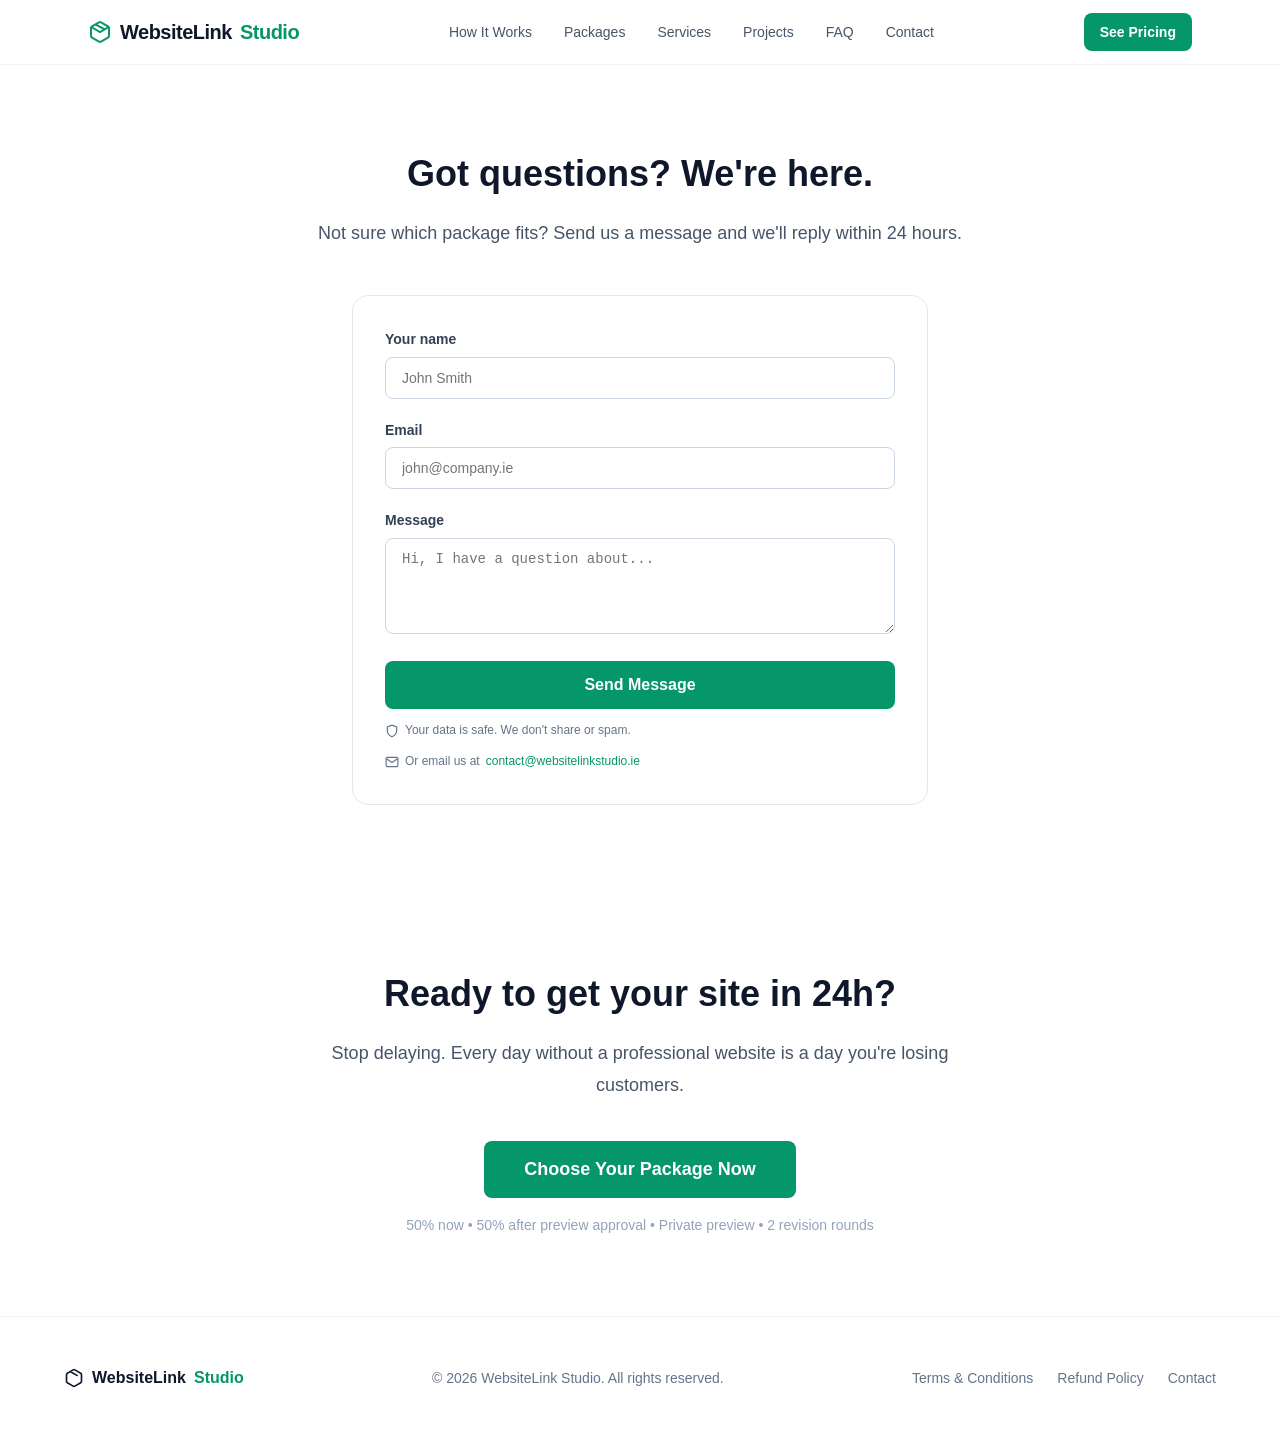
<file: contact.html>
<!DOCTYPE html>
<html lang="en">
<head>
<meta charset="UTF-8">
<meta name="viewport" content="width=device-width, initial-scale=1.0">
<title>Contact — WebsiteLink Studio</title>
<link rel="stylesheet" href="style.css">
</head>
<body>

<nav class="navbar">
  <div class="container">
    <a href="index.html" class="logo">
      <svg viewBox="0 0 24 24" fill="none" stroke="currentColor" stroke-width="2"><path d="m7.5 4.27 9 5.15M21 8a2 2 0 0 0-1-1.73l-7-4a2 2 0 0 0-2 0l-7 4A2 2 0 0 0 3 8v8a2 2 0 0 0 1 1.73l7 4a2 2 0 0 0 2 0l7-4A2 2 0 0 0 21 16V8Z"/><path d="m3.3 7 8.7 5 8.7-5"/></svg>
      <span>WebsiteLink</span><span>Studio</span>
    </a>
    <div class="nav-links">
      <a href="how.html">How It Works</a>
      <a href="packages.html">Packages</a>
      <a href="services.html">Services</a>
      <a href="projects.html">Projects</a>
      <a href="faq.html">FAQ</a>
      <a href="contact.html">Contact</a>
    </div>
    <div class="nav-actions">
      <a href="packages.html" class="btn btn-primary">See Pricing</a>
      <button class="mobile-menu-btn" onclick="toggleMobileMenu()" aria-label="Menu">
        <svg viewBox="0 0 24 24" fill="none" stroke="currentColor" stroke-width="2"><line x1="3" y1="6" x2="21" y2="6"/><line x1="3" y1="12" x2="21" y2="12"/><line x1="3" y1="18" x2="21" y2="18"/></svg>
      </button>
    </div>
  </div>
</nav>

<div class="mobile-nav" id="mobileNav">
  <a href="how.html" onclick="closeMobileMenu()">How It Works</a>
  <a href="packages.html" onclick="closeMobileMenu()">Packages</a>
  <a href="services.html" onclick="closeMobileMenu()">Services</a>
  <a href="projects.html" onclick="closeMobileMenu()">Projects</a>
  <a href="faq.html" onclick="closeMobileMenu()">FAQ</a>
  <a href="contact.html" onclick="closeMobileMenu()">Contact</a>
</div>

<section class="section" id="contact">
  <div class="container">
    <div class="text-center">
      <h2>Got questions? We're here.</h2>
      <p class="section-desc">Not sure which package fits? Send us a message and we'll reply within 24 hours.</p>
    </div>
    <div class="contact-card">
      <form id="contactForm" onsubmit="event.preventDefault(); sendMessage();">
        <div class="form-group"><label class="form-label">Your name</label><input type="text" class="form-input" id="contactName" placeholder="John Smith" required></div>
        <div class="form-group"><label class="form-label">Email</label><input type="email" class="form-input" id="contactEmail" placeholder="john@company.ie" required></div>
        <div class="form-group"><label class="form-label">Message</label><textarea class="form-input form-textarea" id="contactMessage" placeholder="Hi, I have a question about..." required></textarea></div>
        <button type="submit" class="btn btn-primary btn-lg btn-block">Send Message</button>
        <div class="form-footer">
          <span><svg viewBox="0 0 24 24" fill="none" stroke="currentColor" stroke-width="2"><path d="M12 22s8-4 8-10V5l-8-3-8 3v7c0 6 8 10 8 10z"/></svg>Your data is safe. We don't share or spam.</span>
          <span><svg viewBox="0 0 24 24" fill="none" stroke="currentColor" stroke-width="2"><path d="M4 4h16c1.1 0 2 .9 2 2v12c0 1.1-.9 2-2 2H4c-1.1 0-2-.9-2-2V6c0-1.1.9-2 2-2z"/><polyline points="22,6 12,13 2,6"/></svg>Or email us at <a href="mailto:contact@websitelinkstudio.ie" style="color:var(--primary)">contact@websitelinkstudio.ie</a></span>
        </div>
      </form>
      <div id="contactSuccess" class="success-state hidden">
        <div class="success-icon"><svg viewBox="0 0 24 24" fill="none" stroke="currentColor" stroke-width="2"><polyline points="20 6 9 17 4 12"/></svg></div>
        <div class="success-title">Message sent! We'll reply within 24h.</div>
        <button class="btn btn-outline" onclick="resetForm()">Send another message</button>
      </div>
    </div>
  </div>
</section>

<section class="section text-center">
  <div class="container">
    <h2 style="font-size:2.25rem">Ready to get your site <span class="highlight">in 24h?</span></h2>
    <p class="subtitle">Stop delaying. Every day without a professional website is a day you're losing customers.</p>
    <a href="packages.html" class="btn btn-primary btn-lg" style="font-size:1.125rem;padding:.875rem 2.5rem;height:auto">Choose Your Package Now</a>
    <p style="color:#94a3b8;font-size:.875rem;margin-top:1rem">50% now &bull; 50% after preview approval &bull; Private preview &bull; 2 revision rounds</p>
  </div>
</section>

<!-- Footer -->

<footer class="footer">
  <div class="footer-content">
    <div style="display:flex;align-items:center;gap:.5rem;font-weight:700">
      <svg width="20" height="20" viewBox="0 0 24 24" fill="none" stroke="currentColor" stroke-width="2"><path d="m7.5 4.27 9 5.15M21 8a2 2 0 0 0-1-1.73l-7-4a2 2 0 0 0-2 0l-7 4A2 2 0 0 0 3 8v8a2 2 0 0 0 1 1.73l7 4a2 2 0 0 0 2 0l7-4A2 2 0 0 0 21 16V8Z"/></svg>
      <span>WebsiteLink</span><span style="color:var(--primary)">Studio</span>
    </div>
    <div class="footer-copy">&copy; <span id="year"></span> WebsiteLink Studio. All rights reserved.</div>
    <div class="footer-links">
      <a href="terms.html">Terms &amp; Conditions</a>
      <a href="refunds.html">Refund Policy</a>
      <a href="contact.html" href="contact.html">Contact</a>
    </div>
  </div>
</footer>

<!-- Payment Modal -->
<div class="modal-overlay" id="payModal">
  <div class="modal">
    <div class="modal-header">
      <div class="modal-title">Complete Your Order</div>
      <button class="modal-close" onclick="closePayModal()">&times;</button>
    </div>
    <div class="modal-body">
      <div class="pay-error" id="payError">
        <div style="display:flex;gap:.75rem;align-items:flex-start">
          <svg viewBox="0 0 24 24" fill="none" stroke="#dc2626" stroke-width="2" width="20" height="20" style="flex-shrink:0;margin-top:.125rem"><circle cx="12" cy="12" r="10"/><line x1="12" y1="8" x2="12" y2="12"/><line x1="12" y1="16" x2="12.01" y2="16"/></svg>
          <div>
            <p style="font-weight:600;color:#991b1b;font-size:.875rem;margin-bottom:.25rem">Payment link not configured</p>
            <p style="font-size:.875rem;color:#b91c1c;line-height:1.5">Please contact us at <a href="mailto:contact@websitelinkstudio.ie" style="color:#991b1b;text-decoration:underline;font-weight:600">contact@websitelinkstudio.ie</a> to complete your order.</p>
          </div>
        </div>
      </div>
      <div class="modal-price" id="modalPrice">&euro;499</div>
      <div class="modal-desc" id="modalDesc">Starter Package - 50% deposit</div>
      <div style="background:#f8fafc;border-radius:.75rem;padding:1rem;margin:1.5rem 0">
        <div style="display:flex;justify-content:space-between;font-size:.875rem;margin-bottom:.5rem">
          <span style="color:#64748b">Package price</span>
          <span style="font-weight:600" id="modalFullPrice">&euro;499</span>
        </div>
        <div style="display:flex;justify-content:space-between;font-size:.875rem;margin-bottom:.5rem">
          <span style="color:#64748b">Pay now (50% deposit)</span>
          <span style="font-weight:700;color:var(--primary)" id="modalDeposit">&euro;250</span>
        </div>
        <div style="display:flex;justify-content:space-between;font-size:.875rem">
          <span style="color:#64748b">Pay later (after preview)</span>
          <span style="font-weight:600" id="modalBalance">&euro;249</span>
        </div>
        <div style="border-top:1px dashed #cbd5e1;margin-top:.75rem;padding-top:.75rem;font-size:.75rem;color:#94a3b8">
          You will receive a secure payment link for the remaining 50% after you approve the preview.
        </div>
      </div>
      <div class="pay-option active" onclick="selectPayOption(this, 'stripe')">
        <div class="pay-icon" style="background:#635bff">
          <svg viewBox="0 0 24 24" fill="white" width="20" height="20"><path d="M13.976 9.15c-2.172-.806-3.356-1.426-3.356-2.409 0-.831.683-1.305 1.901-1.305 2.227 0 4.515.858 6.09 1.631l.89-5.494C18.252.975 15.697 0 12.165 0 9.667 0 7.589.654 6.104 1.872 4.56 3.147 3.757 4.992 3.757 7.218c0 4.039 2.467 5.76 6.476 7.219 2.585.92 3.445 1.574 3.445 2.583 0 .98-.84 1.545-2.354 1.545-1.875 0-4.965-.921-6.99-2.109l-.9 5.555C5.175 22.99 8.385 24 11.714 24c2.641 0 4.843-.624 6.328-1.813 1.664-1.305 2.525-3.236 2.525-5.732 0-4.128-2.591-5.847-6.591-7.305z"/></svg>
        </div>
        <div>
          <div class="pay-label">Pay with Card (Stripe)</div>
          <div class="pay-desc">Visa, Mastercard, Amex - secure checkout</div>
        </div>
      </div>
      <div class="pay-option" onclick="selectPayOption(this, 'paypal')">
        <div class="pay-icon" style="background:#0070ba">
          <svg viewBox="0 0 24 24" fill="white" width="18" height="18"><path d="M7.076 21.337H2.47a.641.641 0 0 1-.633-.74L4.944.901C5.026.382 5.474 0 5.998 0h7.46c2.57 0 4.578.543 5.69 1.81 1.01 1.15 1.304 2.42 1.012 4.287-.023.143-.047.288-.077.437-.924 5.424-3.656 8.64-8.254 8.64H9.605l-1.087 6.904a.641.641 0 0 1-.633.74H7.076z"/><path d="M20.067 8.94c-.023.143-.047.288-.077.437-.462 2.71-1.71 4.861-3.815 6.317-1.893 1.318-4.41 2.006-7.355 2.006h-2.03l-1.087 6.904a.641.641 0 0 0 .633.74h3.606a.641.641 0 0 0 .633-.74l.27-1.715c.063-.4.426-.698.832-.698h.527c3.447 0 6.146-1.395 7.335-4.902.42-1.21.578-2.433.423-3.583-.042-.313-.218-.628-.454-.766z"/></svg>
        </div>
        <div>
          <div class="pay-label">Pay with PayPal</div>
          <div class="pay-desc">PayPal account or guest checkout</div>
        </div>
      </div>
      <div class="stripe-badge">
        <svg viewBox="0 0 24 24" fill="none" stroke="currentColor" stroke-width="2" width="14" height="14"><path d="M12 22s8-4 8-10V5l-8-3-8 3v7c0 6 8 10 8 10z"/></svg>
        Payments processed securely by Stripe. We never store your card details.
      </div>
    </div>
    <div class="modal-footer">
      <a class="btn btn-primary btn-lg btn-block" id="modalPayBtn" href="#" target="_blank" style="text-decoration:none" onclick="return processPayment()">
        <svg viewBox="0 0 24 24" fill="none" stroke="currentColor" stroke-width="2" width="18" height="18"><rect x="1" y="4" width="22" height="16" rx="2" ry="2"/><line x1="1" y1="10" x2="23" y2="10"/></svg>
        Pay Deposit
      </a>
    </div>
  </div>
</div>

<script>
// ==================== STRIPE PAYMENT LINKS ====================
const STRIPE_PAYMENT_LINKS = {
  starter:    "https://buy.stripe.com/eVq5kC5Sce0eeqV3WG4c800",
  business:   "https://buy.stripe.com/14AdR81BW3lAaaF0Ku4c801",
  premium:    "https://buy.stripe.com/aFabJ03K49JY0A5eBk4c802",
  ecommerce:  "https://buy.stripe.com/cNi9AS0xSe0eaaF0Ku4c803"
};
const PAYPAL_LINKS = {
  starter:    "https://paypal.me/YOUR_PAYPAL/250",
  business:   "https://paypal.me/YOUR_PAYPAL/500",
  premium:    "https://paypal.me/YOUR_PAYPAL/1000",
  ecommerce:  "https://paypal.me/YOUR_PAYPAL/1500"
};

// ==================== MOBILE MENU ====================
function toggleMobileMenu(){
  document.getElementById('mobileNav').classList.toggle('show');
}
function closeMobileMenu(){
  document.getElementById('mobileNav').classList.remove('show');
}

// ==================== PACKAGE SELECTION ====================
let selectedPackage = null;
const prices = { starter: 499, business: 999, premium: 1999, ecommerce: 2999 };
const names  = { starter: 'Starter', business: 'Business', premium: 'Premium', ecommerce: 'Online Store' };

function selectPackage(id){
  selectedPackage = id;
  document.querySelectorAll('.package-card').forEach(c => c.classList.remove('selected'));
  document.getElementById('card-' + id).classList.add('selected');
}

// ==================== PAYMENT MODAL ====================
let selectedPayMethod = 'stripe';

function openPayModal(pkg){
  selectedPackage = pkg;
  const price = prices[pkg];
  const deposit = Math.ceil(price / 2);
  const balance = price - deposit;

  document.getElementById('modalPrice').textContent = '\u20AC' + price;
  document.getElementById('modalDesc').textContent = names[pkg] + ' Package - 50% deposit';
  document.getElementById('modalFullPrice').textContent = '\u20AC' + price;
  document.getElementById('modalDeposit').textContent = '\u20AC' + deposit;
  document.getElementById('modalBalance').textContent = '\u20AC' + balance;
  document.getElementById('modalPayBtn').innerHTML = '<svg viewBox="0 0 24 24" fill="none" stroke="currentColor" stroke-width="2" width="18" height="18"><rect x="1" y="4" width="22" height="16" rx="2" ry="2"/><line x1="1" y1="10" x2="23" y2="10"/></svg> Pay \u20AC' + deposit + ' Deposit';

  document.getElementById('payError').classList.remove('show');
  document.getElementById('modalPayBtn').style.opacity = '1';
  document.getElementById('modalPayBtn').style.pointerEvents = 'auto';

  document.getElementById('payModal').classList.add('show');
  document.body.style.overflow = 'hidden';
}

function closePayModal(){
  document.getElementById('payModal').classList.remove('show');
  document.body.style.overflow = '';
}

function selectPayOption(el, method){
  document.querySelectorAll('.pay-option').forEach(o => o.classList.remove('active'));
  el.classList.add('active');
  selectedPayMethod = method;
}

function processPayment(){
  const pkg = selectedPackage;
  if (!pkg) return false;

  const links = selectedPayMethod === 'stripe' ? STRIPE_PAYMENT_LINKS : PAYPAL_LINKS;
  const url = links[pkg];

  if (!url || url.includes('YOUR_') || url === 'YOUR_LINK_HERE') {
    document.getElementById('payError').classList.add('show');
    document.getElementById('modalPayBtn').style.opacity = '0.5';
    document.getElementById('modalPayBtn').style.pointerEvents = 'none';
    return false;
  }

  const btn = document.getElementById('modalPayBtn');
  btn.href = url;

  setTimeout(closePayModal, 100);
  return true;
}

// Close modal on overlay click
document.getElementById('payModal').addEventListener('click', function(e){
  if (e.target === this) closePayModal();
});

// Escape key to close modal
document.addEventListener('keydown', function(e){
  if (e.key === 'Escape') closePayModal();
});

// ==================== FAQ ====================
function toggleFaq(btn){
  const ans = btn.nextElementSibling;
  const open = ans.classList.contains('show');
  document.querySelectorAll('.faq-answer').forEach(a => a.classList.remove('show'));
  document.querySelectorAll('.faq-question').forEach(q => q.classList.remove('active'));
  if (!open) { ans.classList.add('show'); btn.classList.add('active'); }
}

// ==================== CONTACT FORM (Formspree - FormData) ====================
const FORMSPREE_CONTACT_ID = 'xeenjwyg';
const FORMSPREE_BRIEF_ID = 'xkoywadq';

function sendMessage(){
  const n = document.getElementById('contactName').value.trim();
  const e = document.getElementById('contactEmail').value.trim();
  const m = document.getElementById('contactMessage').value.trim();
  if (!n || !e || !m) { alert('Please fill all fields'); return; }
  if (!/^[^\s@]+@[^\s@]+\.[^\s@]+$/.test(e)) { alert('Please enter a valid email'); return; }

  var fd = new FormData();
  fd.append('name', n);
  fd.append('email', e);
  fd.append('message', m);
  fd.append('_subject', 'New message from WebsiteLink Studio contact form');
  fd.append('_replyto', e);

  fetch('https://formspree.io/f/' + FORMSPREE_CONTACT_ID, {
    method: 'POST',
    body: fd,
    headers: { 'Accept': 'application/json' }
  }).then(function(r) {
    if (r.ok) {
      document.getElementById('contactForm').classList.add('hidden');
      document.getElementById('contactSuccess').classList.remove('hidden');
    } else {
      alert('Something went wrong. Please email us directly at contact@websitelinkstudio.ie');
    }
  }).catch(function() {
    alert('Something went wrong. Please email us directly at contact@websitelinkstudio.ie');
  });
}

function resetForm(){
  document.getElementById('contactName').value = '';
  document.getElementById('contactEmail').value = '';
  document.getElementById('contactMessage').value = '';
  document.getElementById('contactForm').classList.remove('hidden');
  document.getElementById('contactSuccess').classList.add('hidden');
}

// ==================== 6-STEP BRIEF WIZARD ====================
let wizardStep = 1;
const totalSteps = 6;

function updateWizardUI(){
  document.querySelectorAll('.wizard-step').forEach(function(el) {
    var s = parseInt(el.dataset.step);
    el.classList.remove('active', 'completed');
    if (s < wizardStep) el.classList.add('completed');
    if (s === wizardStep) el.classList.add('active');
  });
  var pct = ((wizardStep - 1) / (totalSteps - 1)) * 100;
  document.getElementById('progressLine').style.width = pct + '%';
  document.querySelectorAll('.wizard-step-content').forEach(function(el) { el.classList.remove('active'); });
  document.getElementById('step-' + wizardStep).classList.add('active');
  window.scrollTo({ top: 0, behavior: 'smooth' });
}

function nextStep(){
  if (!validateStep(wizardStep)) return;
  if (wizardStep < totalSteps) {
    wizardStep++;
    updateWizardUI();
    if (wizardStep === 6) buildReview();
  }
}

function prevStep(){
  if (wizardStep > 1) { wizardStep--; updateWizardUI(); }
}

function goToStep(n){
  wizardStep = n;
  updateWizardUI();
}

function selectRadio(card, name){
  document.querySelectorAll('input[name="' + name + '"]').forEach(function(inp) {
    inp.closest('.radio-card').classList.remove('selected');
  });
  card.classList.add('selected');
  card.querySelector('input').checked = true;
}

function toggleCheckbox(card){
  var cb = card.querySelector('input');
  cb.checked = !cb.checked;
  card.classList.toggle('selected', cb.checked);
}

function showFieldError(id, show){
  var el = document.getElementById(id);
  if (!el) return;
  el.classList.toggle('show', show);
  var inputId = id.replace('err_', 'w_');
  var input = document.getElementById(inputId);
  if (input) input.classList.toggle('field-error', show);
}

function validateStep(step){
  var valid = true;
  document.querySelectorAll('.error-msg').forEach(function(e) { e.classList.remove('show'); });
  document.querySelectorAll('.field-error').forEach(function(e) { e.classList.remove('field-error'); });

  if (step === 1) {
    var name = document.getElementById('w_name').value.trim();
    var email = document.getElementById('w_email').value.trim();
    var about = document.getElementById('w_about').value.trim();
    if (!name) { showFieldError('err_name', true); valid = false; }
    if (!email || !/^[^\s@]+@[^\s@]+\.[^\s@]+$/.test(email)) { showFieldError('err_email', true); valid = false; }
    if (!about) { showFieldError('err_about', true); valid = false; }
  }
  if (step === 2) {
    if (!document.querySelector('input[name="w_goal"]:checked')) { showFieldError('err_goal', true); valid = false; }
  }
  if (step === 3) {
    if (!document.querySelector('input[name="w_logo"]:checked')) { showFieldError('err_logo', true); valid = false; }
    if (!document.querySelector('input[name="w_style"]:checked')) { showFieldError('err_style', true); valid = false; }
  }
  if (step === 4) {
    if (!document.querySelector('input[name="w_copy"]:checked')) { showFieldError('err_copy', true); valid = false; }
    if (!document.querySelector('input[name="w_images"]:checked')) { showFieldError('err_images', true); valid = false; }
  }
  if (step === 5) {
    if (!document.querySelector('input[name="w_hasdomain"]:checked')) { showFieldError('err_hasdomain', true); valid = false; }
    var pkg = document.getElementById('w_package').value;
    if (!pkg) { showFieldError('err_package', true); document.getElementById('w_package').classList.add('field-error'); valid = false; }
    if (!document.querySelector('input[name="w_timeline"]:checked')) { showFieldError('err_timeline', true); valid = false; }
  }
  return valid;
}

function getCheckedValues(name){
  return Array.from(document.querySelectorAll('input[name="' + name + '"]:checked')).map(function(cb) { return cb.value; }).join(', ') || 'Not specified';
}

function getRadioValue(name){
  var el = document.querySelector('input[name="' + name + '"]:checked');
  return el ? el.value : 'Not specified';
}

function buildReview(){
  var data = [
    { title: 'Contact Information', step: 1, content: '<strong>Name:</strong> ' + document.getElementById('w_name').value + '<br><strong>Email:</strong> ' + document.getElementById('w_email').value + '<br><strong>Phone:</strong> ' + (document.getElementById('w_phone').value || 'N/A') + '<br><strong>Company:</strong> ' + (document.getElementById('w_company').value || 'N/A') + '<br><strong>Industry:</strong> ' + (document.getElementById('w_industry').value || 'N/A') },
    { title: 'About Business', step: 1, content: document.getElementById('w_about').value.replace(/\n/g, '<br>') },
    { title: 'Primary Goal', step: 2, content: getRadioValue('w_goal') },
    { title: 'Pages Needed', step: 2, content: getCheckedValues('w_pages') },
    { title: 'Features Needed', step: 2, content: getCheckedValues('w_features') },
    { title: 'Logo', step: 3, content: getRadioValue('w_logo') },
    { title: 'Brand Colours', step: 3, content: document.getElementById('w_colours').value || 'Not specified' },
    { title: 'Design Style', step: 3, content: getRadioValue('w_style') },
    { title: 'Reference Websites', step: 3, content: document.getElementById('w_references').value ? document.getElementById('w_references').value.replace(/\n/g, '<br>') : '<span class="review-empty">Not provided</span>' },
    { title: 'Text Copy', step: 4, content: getRadioValue('w_copy') },
    { title: 'Images', step: 4, content: getRadioValue('w_images') },
    { title: 'Existing Content', step: 4, content: document.getElementById('w_content_extra').value ? document.getElementById('w_content_extra').value.replace(/\n/g, '<br>') : '<span class="review-empty">Not provided</span>' },
    { title: 'Domain Status', step: 5, content: getRadioValue('w_hasdomain') },
    { title: 'Desired Domain', step: 5, content: document.getElementById('w_domain_name').value || 'Not specified' },
    { title: 'Package', step: 5, content: document.getElementById('w_package').value },
    { title: 'Timeline', step: 5, content: getRadioValue('w_timeline') }
  ];

  document.getElementById('reviewList').innerHTML = data.map(function(item) {
    return '<div class="review-item"><div class="review-item-header"><span class="review-item-title">' + item.title + '</span><span class="review-item-step">Step ' + item.step + ' <span class="review-item-edit" onclick="goToStep(' + item.step + ')">Edit</span></span></div><div class="review-item-content">' + item.content + '</div></div>';
  }).join('');
}

function submitBrief(){
  var btn = document.getElementById('submitBriefBtn');
  btn.textContent = 'Sending...';
  btn.disabled = true;
  btn.style.opacity = '0.6';

  var message = 'NEW PROJECT BRIEF - WebsiteLink Studio\n\n=== STEP 1: BUSINESS INFO ===\nName: ' + document.getElementById('w_name').value + '\nEmail: ' + document.getElementById('w_email').value + '\nPhone: ' + (document.getElementById('w_phone').value || 'N/A') + '\nCompany: ' + (document.getElementById('w_company').value || 'N/A') + '\nIndustry: ' + (document.getElementById('w_industry').value || 'N/A') + '\n\nAbout Business:\n' + document.getElementById('w_about').value + '\n\n=== STEP 2: WEBSITE GOALS ===\nPrimary Goal: ' + getRadioValue('w_goal') + '\nPages Needed: ' + getCheckedValues('w_pages') + '\nFeatures: ' + getCheckedValues('w_features') + '\n\n=== STEP 3: DESIGN & BRANDING ===\nLogo: ' + getRadioValue('w_logo') + '\nBrand Colours: ' + (document.getElementById('w_colours').value || 'N/A') + '\nDesign Style: ' + getRadioValue('w_style') + '\nReference Websites: ' + (document.getElementById('w_references').value || 'N/A') + '\n\n=== STEP 4: CONTENT ===\nText Copy: ' + getRadioValue('w_copy') + '\nImages: ' + getRadioValue('w_images') + '\nExisting Content: ' + (document.getElementById('w_content_extra').value || 'N/A') + '\n\n=== STEP 5: DOMAIN & TECHNICAL ===\nDomain Status: ' + getRadioValue('w_hasdomain') + '\nDesired Domain: ' + (document.getElementById('w_domain_name').value || 'N/A') + '\nPackage: ' + document.getElementById('w_package').value + '\nTimeline: ' + getRadioValue('w_timeline') + '\n';

  var fd = new FormData();
  fd.append('name', document.getElementById('w_name').value);
  fd.append('email', document.getElementById('w_email').value);
  fd.append('message', message);
  fd.append('_subject', 'New Project Brief - ' + document.getElementById('w_package').value);
  fd.append('_replyto', document.getElementById('w_email').value);

  fetch('https://formspree.io/f/' + FORMSPREE_BRIEF_ID, {
    method: 'POST',
    body: fd,
    headers: { 'Accept': 'application/json' }
  }).then(function(r) {
    btn.textContent = 'Send Brief';
    btn.disabled = false;
    btn.style.opacity = '1';
    if (r.ok) {
      document.getElementById('briefForm').classList.add('hidden');
      document.getElementById('briefSuccess').classList.remove('hidden');
      document.getElementById('wizardProgress').style.display = 'none';
    } else {
      alert('Something went wrong. Please email us directly at contact@websitelinkstudio.ie');
    }
  }).catch(function() {
    btn.textContent = 'Send Brief';
    btn.disabled = false;
    btn.style.opacity = '1';
    alert('Something went wrong. Please email us directly at contact@websitelinkstudio.ie');
  });
}

function resetBrief(){
  wizardStep = 1;
  document.getElementById('briefForm').reset();
  document.querySelectorAll('.radio-card').forEach(function(c) { c.classList.remove('selected'); });
  document.querySelectorAll('.checkbox-card').forEach(function(c) { c.classList.remove('selected'); });
  document.querySelectorAll('.error-msg').forEach(function(e) { e.classList.remove('show'); });
  document.querySelectorAll('.field-error').forEach(function(e) { e.classList.remove('field-error'); });
  document.getElementById('briefForm').classList.remove('hidden');
  document.getElementById('briefSuccess').classList.add('hidden');
  document.getElementById('wizardProgress').style.display = '';
  document.getElementById('progressLine').style.width = '0%';
  updateWizardUI();
}

// ==================== YEAR ====================
document.getElementById('year').textContent = new Date().getFullYear();
</script>

</body>
</html>
</file>
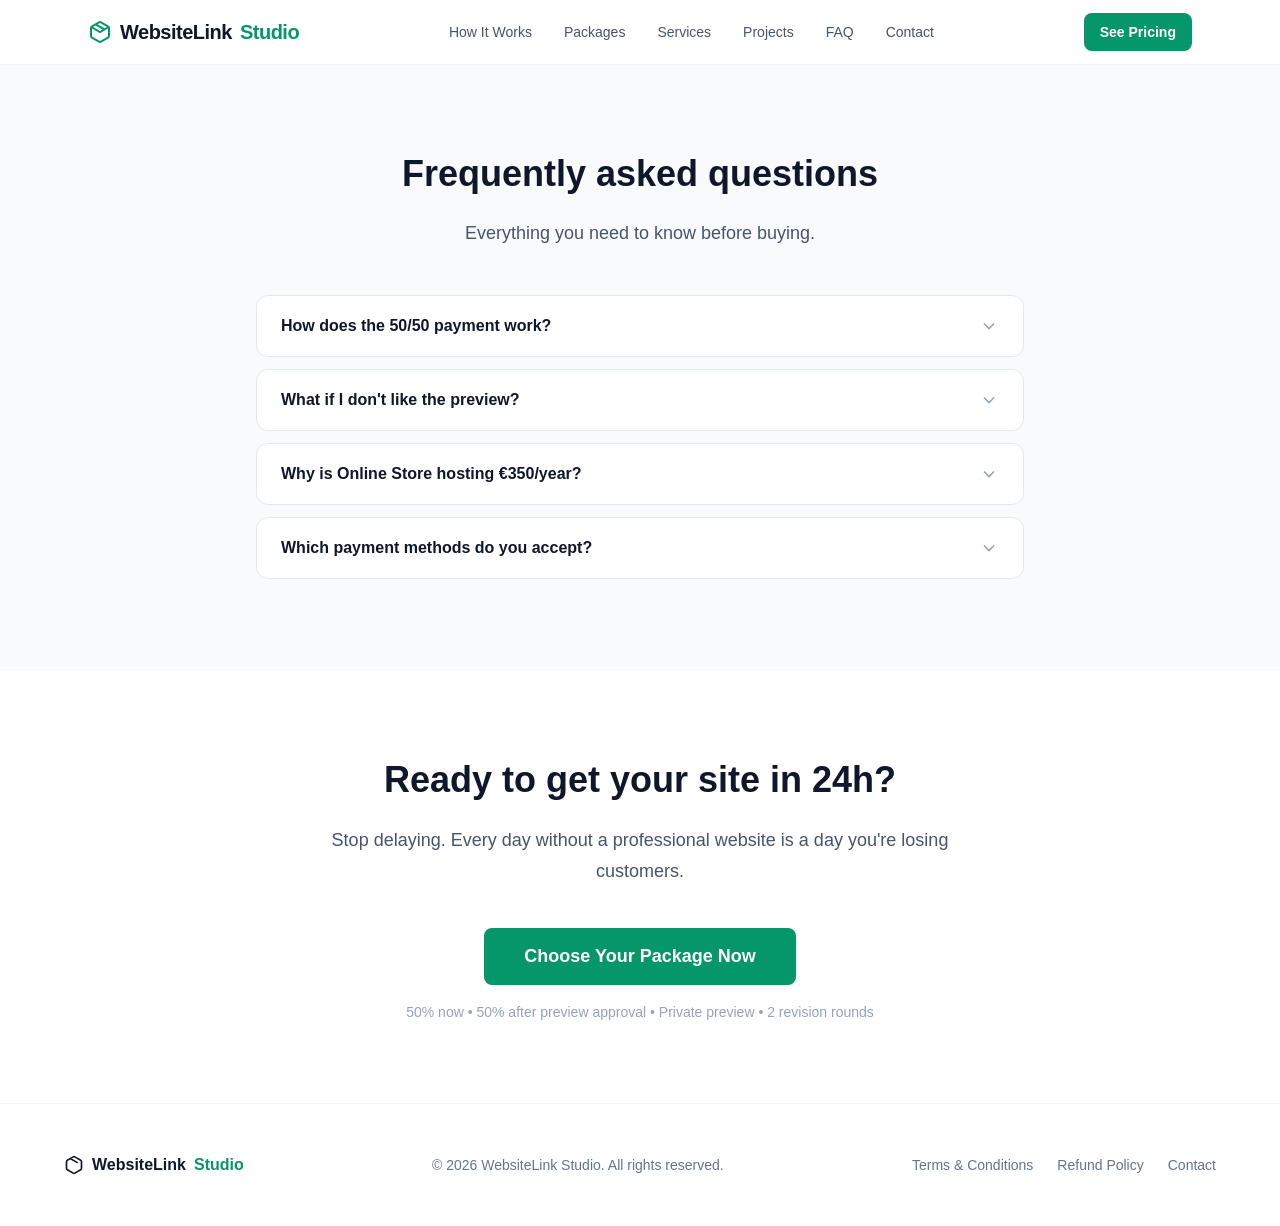
<file: faq.html>
<!DOCTYPE html>
<html lang="en">
<head>
<meta charset="UTF-8">
<meta name="viewport" content="width=device-width, initial-scale=1.0">
<title>FAQ — WebsiteLink Studio</title>
<link rel="stylesheet" href="style.css">
</head>
<body>

<nav class="navbar">
  <div class="container">
    <a href="index.html" class="logo">
      <svg viewBox="0 0 24 24" fill="none" stroke="currentColor" stroke-width="2"><path d="m7.5 4.27 9 5.15M21 8a2 2 0 0 0-1-1.73l-7-4a2 2 0 0 0-2 0l-7 4A2 2 0 0 0 3 8v8a2 2 0 0 0 1 1.73l7 4a2 2 0 0 0 2 0l7-4A2 2 0 0 0 21 16V8Z"/><path d="m3.3 7 8.7 5 8.7-5"/></svg>
      <span>WebsiteLink</span><span>Studio</span>
    </a>
    <div class="nav-links">
      <a href="how.html">How It Works</a>
      <a href="packages.html">Packages</a>
      <a href="services.html">Services</a>
      <a href="projects.html">Projects</a>
      <a href="faq.html">FAQ</a>
      <a href="contact.html">Contact</a>
    </div>
    <div class="nav-actions">
      <a href="packages.html" class="btn btn-primary">See Pricing</a>
      <button class="mobile-menu-btn" onclick="toggleMobileMenu()" aria-label="Menu">
        <svg viewBox="0 0 24 24" fill="none" stroke="currentColor" stroke-width="2"><line x1="3" y1="6" x2="21" y2="6"/><line x1="3" y1="12" x2="21" y2="12"/><line x1="3" y1="18" x2="21" y2="18"/></svg>
      </button>
    </div>
  </div>
</nav>

<div class="mobile-nav" id="mobileNav">
  <a href="how.html" onclick="closeMobileMenu()">How It Works</a>
  <a href="packages.html" onclick="closeMobileMenu()">Packages</a>
  <a href="services.html" onclick="closeMobileMenu()">Services</a>
  <a href="projects.html" onclick="closeMobileMenu()">Projects</a>
  <a href="faq.html" onclick="closeMobileMenu()">FAQ</a>
  <a href="contact.html" onclick="closeMobileMenu()">Contact</a>
</div>

<section class="section section-light" id="faq">
  <div class="container">
    <div class="text-center">
      <h2>Frequently asked questions</h2>
      <p class="section-desc">Everything you need to know before buying.</p>
    </div>
    <div class="faq-list">
      <div class="faq-item">
        <button class="faq-question" onclick="toggleFaq(this)">
          <span>How does the 50/50 payment work?</span>
          <svg viewBox="0 0 24 24" fill="none" stroke="currentColor" stroke-width="2"><polyline points="6 9 12 15 18 9"/></svg>
        </button>
        <div class="faq-answer">You pay 50% upfront to get started. We build your site, send a private preview with 2 revision rounds. Once you're satisfied, you pay the remaining 50% and we go live.</div>
      </div>
      <div class="faq-item">
        <button class="faq-question" onclick="toggleFaq(this)">
          <span>What if I don't like the preview?</span>
          <svg viewBox="0 0 24 24" fill="none" stroke="currentColor" stroke-width="2"><polyline points="6 9 12 15 18 9"/></svg>
        </button>
        <div class="faq-answer">You get 2 full revision rounds to adjust everything. In 5+ years and 150+ projects, no client has walked away unhappy. The 50% deposit covers custom work and is non-refundable, but we offer credit for a future project if needed.</div>
      </div>
      <div class="faq-item">
        <button class="faq-question" onclick="toggleFaq(this)">
          <span>Why is Online Store hosting &euro;350/year?</span>
          <svg viewBox="0 0 24 24" fill="none" stroke="currentColor" stroke-width="2"><polyline points="6 9 12 15 18 9"/></svg>
        </button>
        <div class="faq-answer">Online stores need significantly more resources due to higher performance and security requirements: SSL encryption for payments, higher bandwidth for traffic surges, PCI-compliant security, daily backups, and faster servers. &euro;350/year includes all of this - no separate hosting bills.</div>
      </div>
      <div class="faq-item">
        <button class="faq-question" onclick="toggleFaq(this)">
          <span>Which payment methods do you accept?</span>
          <svg viewBox="0 0 24 24" fill="none" stroke="currentColor" stroke-width="2"><polyline points="6 9 12 15 18 9"/></svg>
        </button>
        <div class="faq-answer">We accept all major credit and debit cards (Visa, Mastercard, American Express) through Stripe secure checkout. You can also pay via PayPal on request - just email us.</div>
      </div>
    </div>
  </div>
</section>

<section class="section text-center">
  <div class="container">
    <h2 style="font-size:2.25rem">Ready to get your site <span class="highlight">in 24h?</span></h2>
    <p class="subtitle">Stop delaying. Every day without a professional website is a day you're losing customers.</p>
    <a href="packages.html" class="btn btn-primary btn-lg" style="font-size:1.125rem;padding:.875rem 2.5rem;height:auto">Choose Your Package Now</a>
    <p style="color:#94a3b8;font-size:.875rem;margin-top:1rem">50% now &bull; 50% after preview approval &bull; Private preview &bull; 2 revision rounds</p>
  </div>
</section>

<!-- Footer -->

<footer class="footer">
  <div class="footer-content">
    <div style="display:flex;align-items:center;gap:.5rem;font-weight:700">
      <svg width="20" height="20" viewBox="0 0 24 24" fill="none" stroke="currentColor" stroke-width="2"><path d="m7.5 4.27 9 5.15M21 8a2 2 0 0 0-1-1.73l-7-4a2 2 0 0 0-2 0l-7 4A2 2 0 0 0 3 8v8a2 2 0 0 0 1 1.73l7 4a2 2 0 0 0 2 0l7-4A2 2 0 0 0 21 16V8Z"/></svg>
      <span>WebsiteLink</span><span style="color:var(--primary)">Studio</span>
    </div>
    <div class="footer-copy">&copy; <span id="year"></span> WebsiteLink Studio. All rights reserved.</div>
    <div class="footer-links">
      <a href="terms.html">Terms &amp; Conditions</a>
      <a href="refunds.html">Refund Policy</a>
      <a href="contact.html" href="contact.html">Contact</a>
    </div>
  </div>
</footer>

<!-- Payment Modal -->
<div class="modal-overlay" id="payModal">
  <div class="modal">
    <div class="modal-header">
      <div class="modal-title">Complete Your Order</div>
      <button class="modal-close" onclick="closePayModal()">&times;</button>
    </div>
    <div class="modal-body">
      <div class="pay-error" id="payError">
        <div style="display:flex;gap:.75rem;align-items:flex-start">
          <svg viewBox="0 0 24 24" fill="none" stroke="#dc2626" stroke-width="2" width="20" height="20" style="flex-shrink:0;margin-top:.125rem"><circle cx="12" cy="12" r="10"/><line x1="12" y1="8" x2="12" y2="12"/><line x1="12" y1="16" x2="12.01" y2="16"/></svg>
          <div>
            <p style="font-weight:600;color:#991b1b;font-size:.875rem;margin-bottom:.25rem">Payment link not configured</p>
            <p style="font-size:.875rem;color:#b91c1c;line-height:1.5">Please contact us at <a href="mailto:contact@websitelinkstudio.ie" style="color:#991b1b;text-decoration:underline;font-weight:600">contact@websitelinkstudio.ie</a> to complete your order.</p>
          </div>
        </div>
      </div>
      <div class="modal-price" id="modalPrice">&euro;499</div>
      <div class="modal-desc" id="modalDesc">Starter Package - 50% deposit</div>
      <div style="background:#f8fafc;border-radius:.75rem;padding:1rem;margin:1.5rem 0">
        <div style="display:flex;justify-content:space-between;font-size:.875rem;margin-bottom:.5rem">
          <span style="color:#64748b">Package price</span>
          <span style="font-weight:600" id="modalFullPrice">&euro;499</span>
        </div>
        <div style="display:flex;justify-content:space-between;font-size:.875rem;margin-bottom:.5rem">
          <span style="color:#64748b">Pay now (50% deposit)</span>
          <span style="font-weight:700;color:var(--primary)" id="modalDeposit">&euro;250</span>
        </div>
        <div style="display:flex;justify-content:space-between;font-size:.875rem">
          <span style="color:#64748b">Pay later (after preview)</span>
          <span style="font-weight:600" id="modalBalance">&euro;249</span>
        </div>
        <div style="border-top:1px dashed #cbd5e1;margin-top:.75rem;padding-top:.75rem;font-size:.75rem;color:#94a3b8">
          You will receive a secure payment link for the remaining 50% after you approve the preview.
        </div>
      </div>
      <div class="pay-option active" onclick="selectPayOption(this, 'stripe')">
        <div class="pay-icon" style="background:#635bff">
          <svg viewBox="0 0 24 24" fill="white" width="20" height="20"><path d="M13.976 9.15c-2.172-.806-3.356-1.426-3.356-2.409 0-.831.683-1.305 1.901-1.305 2.227 0 4.515.858 6.09 1.631l.89-5.494C18.252.975 15.697 0 12.165 0 9.667 0 7.589.654 6.104 1.872 4.56 3.147 3.757 4.992 3.757 7.218c0 4.039 2.467 5.76 6.476 7.219 2.585.92 3.445 1.574 3.445 2.583 0 .98-.84 1.545-2.354 1.545-1.875 0-4.965-.921-6.99-2.109l-.9 5.555C5.175 22.99 8.385 24 11.714 24c2.641 0 4.843-.624 6.328-1.813 1.664-1.305 2.525-3.236 2.525-5.732 0-4.128-2.591-5.847-6.591-7.305z"/></svg>
        </div>
        <div>
          <div class="pay-label">Pay with Card (Stripe)</div>
          <div class="pay-desc">Visa, Mastercard, Amex - secure checkout</div>
        </div>
      </div>
      <div class="pay-option" onclick="selectPayOption(this, 'paypal')">
        <div class="pay-icon" style="background:#0070ba">
          <svg viewBox="0 0 24 24" fill="white" width="18" height="18"><path d="M7.076 21.337H2.47a.641.641 0 0 1-.633-.74L4.944.901C5.026.382 5.474 0 5.998 0h7.46c2.57 0 4.578.543 5.69 1.81 1.01 1.15 1.304 2.42 1.012 4.287-.023.143-.047.288-.077.437-.924 5.424-3.656 8.64-8.254 8.64H9.605l-1.087 6.904a.641.641 0 0 1-.633.74H7.076z"/><path d="M20.067 8.94c-.023.143-.047.288-.077.437-.462 2.71-1.71 4.861-3.815 6.317-1.893 1.318-4.41 2.006-7.355 2.006h-2.03l-1.087 6.904a.641.641 0 0 0 .633.74h3.606a.641.641 0 0 0 .633-.74l.27-1.715c.063-.4.426-.698.832-.698h.527c3.447 0 6.146-1.395 7.335-4.902.42-1.21.578-2.433.423-3.583-.042-.313-.218-.628-.454-.766z"/></svg>
        </div>
        <div>
          <div class="pay-label">Pay with PayPal</div>
          <div class="pay-desc">PayPal account or guest checkout</div>
        </div>
      </div>
      <div class="stripe-badge">
        <svg viewBox="0 0 24 24" fill="none" stroke="currentColor" stroke-width="2" width="14" height="14"><path d="M12 22s8-4 8-10V5l-8-3-8 3v7c0 6 8 10 8 10z"/></svg>
        Payments processed securely by Stripe. We never store your card details.
      </div>
    </div>
    <div class="modal-footer">
      <a class="btn btn-primary btn-lg btn-block" id="modalPayBtn" href="#" target="_blank" style="text-decoration:none" onclick="return processPayment()">
        <svg viewBox="0 0 24 24" fill="none" stroke="currentColor" stroke-width="2" width="18" height="18"><rect x="1" y="4" width="22" height="16" rx="2" ry="2"/><line x1="1" y1="10" x2="23" y2="10"/></svg>
        Pay Deposit
      </a>
    </div>
  </div>
</div>

<script>
// ==================== STRIPE PAYMENT LINKS ====================
const STRIPE_PAYMENT_LINKS = {
  starter:    "https://buy.stripe.com/eVq5kC5Sce0eeqV3WG4c800",
  business:   "https://buy.stripe.com/14AdR81BW3lAaaF0Ku4c801",
  premium:    "https://buy.stripe.com/aFabJ03K49JY0A5eBk4c802",
  ecommerce:  "https://buy.stripe.com/cNi9AS0xSe0eaaF0Ku4c803"
};
const PAYPAL_LINKS = {
  starter:    "https://paypal.me/YOUR_PAYPAL/250",
  business:   "https://paypal.me/YOUR_PAYPAL/500",
  premium:    "https://paypal.me/YOUR_PAYPAL/1000",
  ecommerce:  "https://paypal.me/YOUR_PAYPAL/1500"
};

// ==================== MOBILE MENU ====================
function toggleMobileMenu(){
  document.getElementById('mobileNav').classList.toggle('show');
}
function closeMobileMenu(){
  document.getElementById('mobileNav').classList.remove('show');
}

// ==================== PACKAGE SELECTION ====================
let selectedPackage = null;
const prices = { starter: 499, business: 999, premium: 1999, ecommerce: 2999 };
const names  = { starter: 'Starter', business: 'Business', premium: 'Premium', ecommerce: 'Online Store' };

function selectPackage(id){
  selectedPackage = id;
  document.querySelectorAll('.package-card').forEach(c => c.classList.remove('selected'));
  document.getElementById('card-' + id).classList.add('selected');
}

// ==================== PAYMENT MODAL ====================
let selectedPayMethod = 'stripe';

function openPayModal(pkg){
  selectedPackage = pkg;
  const price = prices[pkg];
  const deposit = Math.ceil(price / 2);
  const balance = price - deposit;

  document.getElementById('modalPrice').textContent = '\u20AC' + price;
  document.getElementById('modalDesc').textContent = names[pkg] + ' Package - 50% deposit';
  document.getElementById('modalFullPrice').textContent = '\u20AC' + price;
  document.getElementById('modalDeposit').textContent = '\u20AC' + deposit;
  document.getElementById('modalBalance').textContent = '\u20AC' + balance;
  document.getElementById('modalPayBtn').innerHTML = '<svg viewBox="0 0 24 24" fill="none" stroke="currentColor" stroke-width="2" width="18" height="18"><rect x="1" y="4" width="22" height="16" rx="2" ry="2"/><line x1="1" y1="10" x2="23" y2="10"/></svg> Pay \u20AC' + deposit + ' Deposit';

  document.getElementById('payError').classList.remove('show');
  document.getElementById('modalPayBtn').style.opacity = '1';
  document.getElementById('modalPayBtn').style.pointerEvents = 'auto';

  document.getElementById('payModal').classList.add('show');
  document.body.style.overflow = 'hidden';
}

function closePayModal(){
  document.getElementById('payModal').classList.remove('show');
  document.body.style.overflow = '';
}

function selectPayOption(el, method){
  document.querySelectorAll('.pay-option').forEach(o => o.classList.remove('active'));
  el.classList.add('active');
  selectedPayMethod = method;
}

function processPayment(){
  const pkg = selectedPackage;
  if (!pkg) return false;

  const links = selectedPayMethod === 'stripe' ? STRIPE_PAYMENT_LINKS : PAYPAL_LINKS;
  const url = links[pkg];

  if (!url || url.includes('YOUR_') || url === 'YOUR_LINK_HERE') {
    document.getElementById('payError').classList.add('show');
    document.getElementById('modalPayBtn').style.opacity = '0.5';
    document.getElementById('modalPayBtn').style.pointerEvents = 'none';
    return false;
  }

  const btn = document.getElementById('modalPayBtn');
  btn.href = url;

  setTimeout(closePayModal, 100);
  return true;
}

// Close modal on overlay click
document.getElementById('payModal').addEventListener('click', function(e){
  if (e.target === this) closePayModal();
});

// Escape key to close modal
document.addEventListener('keydown', function(e){
  if (e.key === 'Escape') closePayModal();
});

// ==================== FAQ ====================
function toggleFaq(btn){
  const ans = btn.nextElementSibling;
  const open = ans.classList.contains('show');
  document.querySelectorAll('.faq-answer').forEach(a => a.classList.remove('show'));
  document.querySelectorAll('.faq-question').forEach(q => q.classList.remove('active'));
  if (!open) { ans.classList.add('show'); btn.classList.add('active'); }
}

// ==================== CONTACT FORM (Formspree - FormData) ====================
const FORMSPREE_CONTACT_ID = 'xeenjwyg';
const FORMSPREE_BRIEF_ID = 'xkoywadq';

function sendMessage(){
  const n = document.getElementById('contactName').value.trim();
  const e = document.getElementById('contactEmail').value.trim();
  const m = document.getElementById('contactMessage').value.trim();
  if (!n || !e || !m) { alert('Please fill all fields'); return; }
  if (!/^[^\s@]+@[^\s@]+\.[^\s@]+$/.test(e)) { alert('Please enter a valid email'); return; }

  var fd = new FormData();
  fd.append('name', n);
  fd.append('email', e);
  fd.append('message', m);
  fd.append('_subject', 'New message from WebsiteLink Studio contact form');
  fd.append('_replyto', e);

  fetch('https://formspree.io/f/' + FORMSPREE_CONTACT_ID, {
    method: 'POST',
    body: fd,
    headers: { 'Accept': 'application/json' }
  }).then(function(r) {
    if (r.ok) {
      document.getElementById('contactForm').classList.add('hidden');
      document.getElementById('contactSuccess').classList.remove('hidden');
    } else {
      alert('Something went wrong. Please email us directly at contact@websitelinkstudio.ie');
    }
  }).catch(function() {
    alert('Something went wrong. Please email us directly at contact@websitelinkstudio.ie');
  });
}

function resetForm(){
  document.getElementById('contactName').value = '';
  document.getElementById('contactEmail').value = '';
  document.getElementById('contactMessage').value = '';
  document.getElementById('contactForm').classList.remove('hidden');
  document.getElementById('contactSuccess').classList.add('hidden');
}

// ==================== 6-STEP BRIEF WIZARD ====================
let wizardStep = 1;
const totalSteps = 6;

function updateWizardUI(){
  document.querySelectorAll('.wizard-step').forEach(function(el) {
    var s = parseInt(el.dataset.step);
    el.classList.remove('active', 'completed');
    if (s < wizardStep) el.classList.add('completed');
    if (s === wizardStep) el.classList.add('active');
  });
  var pct = ((wizardStep - 1) / (totalSteps - 1)) * 100;
  document.getElementById('progressLine').style.width = pct + '%';
  document.querySelectorAll('.wizard-step-content').forEach(function(el) { el.classList.remove('active'); });
  document.getElementById('step-' + wizardStep).classList.add('active');
  window.scrollTo({ top: 0, behavior: 'smooth' });
}

function nextStep(){
  if (!validateStep(wizardStep)) return;
  if (wizardStep < totalSteps) {
    wizardStep++;
    updateWizardUI();
    if (wizardStep === 6) buildReview();
  }
}

function prevStep(){
  if (wizardStep > 1) { wizardStep--; updateWizardUI(); }
}

function goToStep(n){
  wizardStep = n;
  updateWizardUI();
}

function selectRadio(card, name){
  document.querySelectorAll('input[name="' + name + '"]').forEach(function(inp) {
    inp.closest('.radio-card').classList.remove('selected');
  });
  card.classList.add('selected');
  card.querySelector('input').checked = true;
}

function toggleCheckbox(card){
  var cb = card.querySelector('input');
  cb.checked = !cb.checked;
  card.classList.toggle('selected', cb.checked);
}

function showFieldError(id, show){
  var el = document.getElementById(id);
  if (!el) return;
  el.classList.toggle('show', show);
  var inputId = id.replace('err_', 'w_');
  var input = document.getElementById(inputId);
  if (input) input.classList.toggle('field-error', show);
}

function validateStep(step){
  var valid = true;
  document.querySelectorAll('.error-msg').forEach(function(e) { e.classList.remove('show'); });
  document.querySelectorAll('.field-error').forEach(function(e) { e.classList.remove('field-error'); });

  if (step === 1) {
    var name = document.getElementById('w_name').value.trim();
    var email = document.getElementById('w_email').value.trim();
    var about = document.getElementById('w_about').value.trim();
    if (!name) { showFieldError('err_name', true); valid = false; }
    if (!email || !/^[^\s@]+@[^\s@]+\.[^\s@]+$/.test(email)) { showFieldError('err_email', true); valid = false; }
    if (!about) { showFieldError('err_about', true); valid = false; }
  }
  if (step === 2) {
    if (!document.querySelector('input[name="w_goal"]:checked')) { showFieldError('err_goal', true); valid = false; }
  }
  if (step === 3) {
    if (!document.querySelector('input[name="w_logo"]:checked')) { showFieldError('err_logo', true); valid = false; }
    if (!document.querySelector('input[name="w_style"]:checked')) { showFieldError('err_style', true); valid = false; }
  }
  if (step === 4) {
    if (!document.querySelector('input[name="w_copy"]:checked')) { showFieldError('err_copy', true); valid = false; }
    if (!document.querySelector('input[name="w_images"]:checked')) { showFieldError('err_images', true); valid = false; }
  }
  if (step === 5) {
    if (!document.querySelector('input[name="w_hasdomain"]:checked')) { showFieldError('err_hasdomain', true); valid = false; }
    var pkg = document.getElementById('w_package').value;
    if (!pkg) { showFieldError('err_package', true); document.getElementById('w_package').classList.add('field-error'); valid = false; }
    if (!document.querySelector('input[name="w_timeline"]:checked')) { showFieldError('err_timeline', true); valid = false; }
  }
  return valid;
}

function getCheckedValues(name){
  return Array.from(document.querySelectorAll('input[name="' + name + '"]:checked')).map(function(cb) { return cb.value; }).join(', ') || 'Not specified';
}

function getRadioValue(name){
  var el = document.querySelector('input[name="' + name + '"]:checked');
  return el ? el.value : 'Not specified';
}

function buildReview(){
  var data = [
    { title: 'Contact Information', step: 1, content: '<strong>Name:</strong> ' + document.getElementById('w_name').value + '<br><strong>Email:</strong> ' + document.getElementById('w_email').value + '<br><strong>Phone:</strong> ' + (document.getElementById('w_phone').value || 'N/A') + '<br><strong>Company:</strong> ' + (document.getElementById('w_company').value || 'N/A') + '<br><strong>Industry:</strong> ' + (document.getElementById('w_industry').value || 'N/A') },
    { title: 'About Business', step: 1, content: document.getElementById('w_about').value.replace(/\n/g, '<br>') },
    { title: 'Primary Goal', step: 2, content: getRadioValue('w_goal') },
    { title: 'Pages Needed', step: 2, content: getCheckedValues('w_pages') },
    { title: 'Features Needed', step: 2, content: getCheckedValues('w_features') },
    { title: 'Logo', step: 3, content: getRadioValue('w_logo') },
    { title: 'Brand Colours', step: 3, content: document.getElementById('w_colours').value || 'Not specified' },
    { title: 'Design Style', step: 3, content: getRadioValue('w_style') },
    { title: 'Reference Websites', step: 3, content: document.getElementById('w_references').value ? document.getElementById('w_references').value.replace(/\n/g, '<br>') : '<span class="review-empty">Not provided</span>' },
    { title: 'Text Copy', step: 4, content: getRadioValue('w_copy') },
    { title: 'Images', step: 4, content: getRadioValue('w_images') },
    { title: 'Existing Content', step: 4, content: document.getElementById('w_content_extra').value ? document.getElementById('w_content_extra').value.replace(/\n/g, '<br>') : '<span class="review-empty">Not provided</span>' },
    { title: 'Domain Status', step: 5, content: getRadioValue('w_hasdomain') },
    { title: 'Desired Domain', step: 5, content: document.getElementById('w_domain_name').value || 'Not specified' },
    { title: 'Package', step: 5, content: document.getElementById('w_package').value },
    { title: 'Timeline', step: 5, content: getRadioValue('w_timeline') }
  ];

  document.getElementById('reviewList').innerHTML = data.map(function(item) {
    return '<div class="review-item"><div class="review-item-header"><span class="review-item-title">' + item.title + '</span><span class="review-item-step">Step ' + item.step + ' <span class="review-item-edit" onclick="goToStep(' + item.step + ')">Edit</span></span></div><div class="review-item-content">' + item.content + '</div></div>';
  }).join('');
}

function submitBrief(){
  var btn = document.getElementById('submitBriefBtn');
  btn.textContent = 'Sending...';
  btn.disabled = true;
  btn.style.opacity = '0.6';

  var message = 'NEW PROJECT BRIEF - WebsiteLink Studio\n\n=== STEP 1: BUSINESS INFO ===\nName: ' + document.getElementById('w_name').value + '\nEmail: ' + document.getElementById('w_email').value + '\nPhone: ' + (document.getElementById('w_phone').value || 'N/A') + '\nCompany: ' + (document.getElementById('w_company').value || 'N/A') + '\nIndustry: ' + (document.getElementById('w_industry').value || 'N/A') + '\n\nAbout Business:\n' + document.getElementById('w_about').value + '\n\n=== STEP 2: WEBSITE GOALS ===\nPrimary Goal: ' + getRadioValue('w_goal') + '\nPages Needed: ' + getCheckedValues('w_pages') + '\nFeatures: ' + getCheckedValues('w_features') + '\n\n=== STEP 3: DESIGN & BRANDING ===\nLogo: ' + getRadioValue('w_logo') + '\nBrand Colours: ' + (document.getElementById('w_colours').value || 'N/A') + '\nDesign Style: ' + getRadioValue('w_style') + '\nReference Websites: ' + (document.getElementById('w_references').value || 'N/A') + '\n\n=== STEP 4: CONTENT ===\nText Copy: ' + getRadioValue('w_copy') + '\nImages: ' + getRadioValue('w_images') + '\nExisting Content: ' + (document.getElementById('w_content_extra').value || 'N/A') + '\n\n=== STEP 5: DOMAIN & TECHNICAL ===\nDomain Status: ' + getRadioValue('w_hasdomain') + '\nDesired Domain: ' + (document.getElementById('w_domain_name').value || 'N/A') + '\nPackage: ' + document.getElementById('w_package').value + '\nTimeline: ' + getRadioValue('w_timeline') + '\n';

  var fd = new FormData();
  fd.append('name', document.getElementById('w_name').value);
  fd.append('email', document.getElementById('w_email').value);
  fd.append('message', message);
  fd.append('_subject', 'New Project Brief - ' + document.getElementById('w_package').value);
  fd.append('_replyto', document.getElementById('w_email').value);

  fetch('https://formspree.io/f/' + FORMSPREE_BRIEF_ID, {
    method: 'POST',
    body: fd,
    headers: { 'Accept': 'application/json' }
  }).then(function(r) {
    btn.textContent = 'Send Brief';
    btn.disabled = false;
    btn.style.opacity = '1';
    if (r.ok) {
      document.getElementById('briefForm').classList.add('hidden');
      document.getElementById('briefSuccess').classList.remove('hidden');
      document.getElementById('wizardProgress').style.display = 'none';
    } else {
      alert('Something went wrong. Please email us directly at contact@websitelinkstudio.ie');
    }
  }).catch(function() {
    btn.textContent = 'Send Brief';
    btn.disabled = false;
    btn.style.opacity = '1';
    alert('Something went wrong. Please email us directly at contact@websitelinkstudio.ie');
  });
}

function resetBrief(){
  wizardStep = 1;
  document.getElementById('briefForm').reset();
  document.querySelectorAll('.radio-card').forEach(function(c) { c.classList.remove('selected'); });
  document.querySelectorAll('.checkbox-card').forEach(function(c) { c.classList.remove('selected'); });
  document.querySelectorAll('.error-msg').forEach(function(e) { e.classList.remove('show'); });
  document.querySelectorAll('.field-error').forEach(function(e) { e.classList.remove('field-error'); });
  document.getElementById('briefForm').classList.remove('hidden');
  document.getElementById('briefSuccess').classList.add('hidden');
  document.getElementById('wizardProgress').style.display = '';
  document.getElementById('progressLine').style.width = '0%';
  updateWizardUI();
}

// ==================== YEAR ====================
document.getElementById('year').textContent = new Date().getFullYear();
</script>

</body>
</html>
</file>
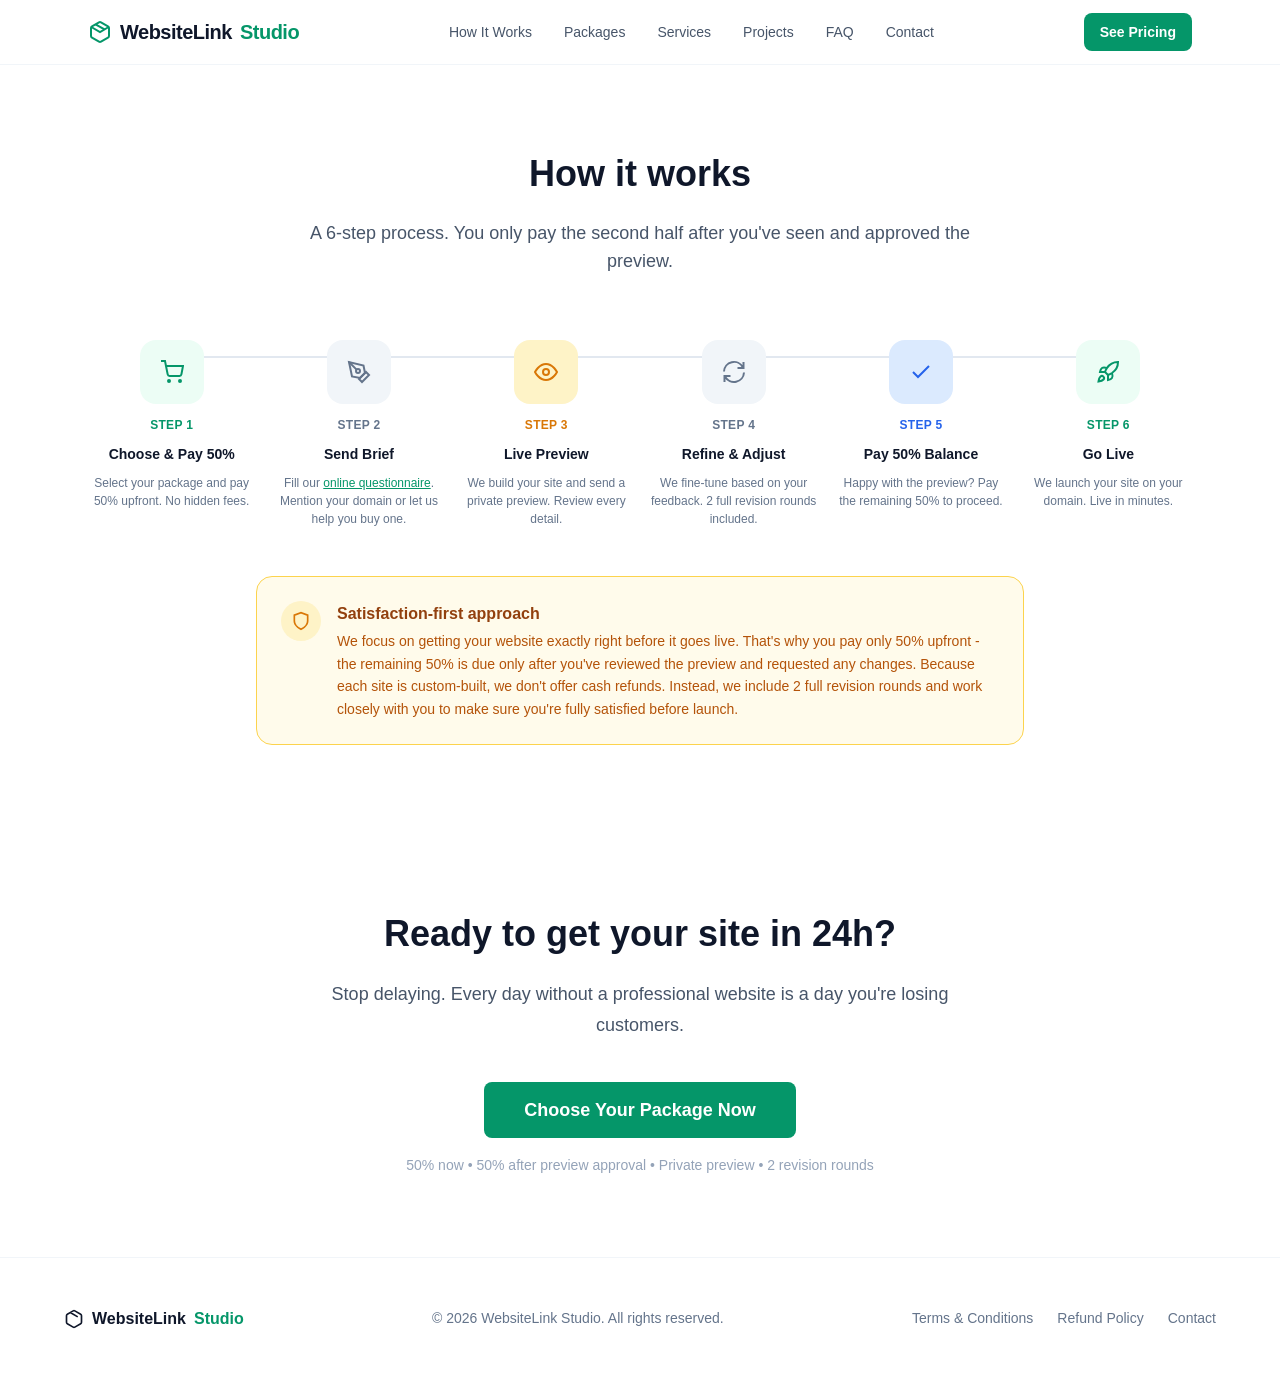
<file: how.html>
<!DOCTYPE html>
<html lang="en">
<head>
<meta charset="UTF-8">
<meta name="viewport" content="width=device-width, initial-scale=1.0">
<title>How It Works — WebsiteLink Studio</title>
<link rel="stylesheet" href="style.css">
</head>
<body>

<nav class="navbar">
  <div class="container">
    <a href="index.html" class="logo">
      <svg viewBox="0 0 24 24" fill="none" stroke="currentColor" stroke-width="2"><path d="m7.5 4.27 9 5.15M21 8a2 2 0 0 0-1-1.73l-7-4a2 2 0 0 0-2 0l-7 4A2 2 0 0 0 3 8v8a2 2 0 0 0 1 1.73l7 4a2 2 0 0 0 2 0l7-4A2 2 0 0 0 21 16V8Z"/><path d="m3.3 7 8.7 5 8.7-5"/></svg>
      <span>WebsiteLink</span><span>Studio</span>
    </a>
    <div class="nav-links">
      <a href="how.html">How It Works</a>
      <a href="packages.html">Packages</a>
      <a href="services.html">Services</a>
      <a href="projects.html">Projects</a>
      <a href="faq.html">FAQ</a>
      <a href="contact.html">Contact</a>
    </div>
    <div class="nav-actions">
      <a href="packages.html" class="btn btn-primary">See Pricing</a>
      <button class="mobile-menu-btn" onclick="toggleMobileMenu()" aria-label="Menu">
        <svg viewBox="0 0 24 24" fill="none" stroke="currentColor" stroke-width="2"><line x1="3" y1="6" x2="21" y2="6"/><line x1="3" y1="12" x2="21" y2="12"/><line x1="3" y1="18" x2="21" y2="18"/></svg>
      </button>
    </div>
  </div>
</nav>

<div class="mobile-nav" id="mobileNav">
  <a href="how.html" onclick="closeMobileMenu()">How It Works</a>
  <a href="packages.html" onclick="closeMobileMenu()">Packages</a>
  <a href="services.html" onclick="closeMobileMenu()">Services</a>
  <a href="projects.html" onclick="closeMobileMenu()">Projects</a>
  <a href="faq.html" onclick="closeMobileMenu()">FAQ</a>
  <a href="contact.html" onclick="closeMobileMenu()">Contact</a>
</div>

<section class="section" id="how">
  <div class="container">
    <div class="text-center">
      <h2>How it works</h2>
      <p class="section-desc">A 6-step process. You only pay the second half after you've seen and approved the preview.</p>
    </div>
    <div class="steps-wrap">
      <div class="steps-line"></div>
      <div class="steps-grid">
        <div class="step-card">
          <div class="step-icon" style="background:#ecfdf5;color:#059669">
            <svg width="24" height="24" viewBox="0 0 24 24" fill="none" stroke="currentColor" stroke-width="2"><circle cx="9" cy="21" r="1"/><circle cx="20" cy="21" r="1"/><path d="M1 1h4l2.68 13.39a2 2 0 0 0 2 1.61h9.72a2 2 0 0 0 2-1.61L23 6H6"/></svg>
          </div>
          <div class="step-badge" style="color:#059669">STEP 1</div>
          <div class="step-title">Choose &amp; Pay 50%</div>
          <div class="step-desc">Select your package and pay 50% upfront. No hidden fees.</div>
        </div>
        <div class="step-card" style="cursor:pointer" onclick="window.location.href='brief.html'">
          <div class="step-icon" style="background:#f1f5f9;color:#64748b">
            <svg width="24" height="24" viewBox="0 0 24 24" fill="none" stroke="currentColor" stroke-width="2"><path d="M12 19l7-7 3 3-7 7-3-3z"/><path d="M18 13l-1.5-7.5L2 2l3 14.5L13 18l5-5z"/><path d="M2 2l7.586 7.586"/><circle cx="11" cy="11" r="2"/></svg>
          </div>
          <div class="step-badge" style="color:#64748b">STEP 2</div>
          <div class="step-title">Send Brief</div>
          <div class="step-desc">Fill our <a href="#" onclick="event.preventDefault(); window.location.href='brief.html';" style="color:var(--primary);text-decoration:underline">online questionnaire</a>. Mention your domain or let us help you buy one.</div>
        </div>
        <div class="step-card">
          <div class="step-icon" style="background:#fef3c7;color:#d97706">
            <svg width="24" height="24" viewBox="0 0 24 24" fill="none" stroke="currentColor" stroke-width="2"><path d="M1 12s4-8 11-8 11 8 11 8-4 8-11 8-11-8-11-8z"/><circle cx="12" cy="12" r="3"/></svg>
          </div>
          <div class="step-badge" style="color:#d97706">STEP 3</div>
          <div class="step-title">Live Preview</div>
          <div class="step-desc">We build your site and send a private preview. Review every detail.</div>
        </div>
        <div class="step-card">
          <div class="step-icon" style="background:#f1f5f9;color:#64748b">
            <svg width="24" height="24" viewBox="0 0 24 24" fill="none" stroke="currentColor" stroke-width="2"><path d="M21.5 2v6h-6M2.5 22v-6h6M2 11.5a10 10 0 0 1 18.8-4.3M22 12.5a10 10 0 0 1-18.8 4.2"/></svg>
          </div>
          <div class="step-badge" style="color:#64748b">STEP 4</div>
          <div class="step-title">Refine &amp; Adjust</div>
          <div class="step-desc">We fine-tune based on your feedback. 2 full revision rounds included.</div>
        </div>
        <div class="step-card">
          <div class="step-icon" style="background:#dbeafe;color:#2563eb">
            <svg width="24" height="24" viewBox="0 0 24 24" fill="none" stroke="currentColor" stroke-width="2"><polyline points="20 6 9 17 4 12"/></svg>
          </div>
          <div class="step-badge" style="color:#2563eb">STEP 5</div>
          <div class="step-title">Pay 50% Balance</div>
          <div class="step-desc">Happy with the preview? Pay the remaining 50% to proceed.</div>
        </div>
        <div class="step-card">
          <div class="step-icon" style="background:#ecfdf5;color:#059669">
            <svg width="24" height="24" viewBox="0 0 24 24" fill="none" stroke="currentColor" stroke-width="2"><path d="M4.5 16.5c-1.5 1.26-2 5-2 5s3.74-.5 5-2c.71-.84.7-2.13-.09-2.91a2.18 2.18 0 0 0-2.91-.09z"/><path d="m12 15-3-3a22 22 0 0 1 2-3.95A12.88 12.88 0 0 1 22 2c0 2.72-.78 7.5-6 11a22.35 22.35 0 0 1-4 2z"/><path d="M9 12H4s.55-3.03 2-4c1.62-1.08 5 0 5 0"/><path d="M12 15v5s3.03-.55 4-2c1.08-1.62 0-5 0-5"/></svg>
          </div>
          <div class="step-badge" style="color:#059669">STEP 6</div>
          <div class="step-title">Go Live</div>
          <div class="step-desc">We launch your site on your domain. Live in minutes.</div>
        </div>
      </div>
    </div>
    <div class="info-card">
      <div class="info-icon"><svg viewBox="0 0 24 24" fill="none" stroke="currentColor" stroke-width="2"><path d="M12 22s8-4 8-10V5l-8-3-8 3v7c0 6 8 10 8 10z"/></svg></div>
      <div>
        <div class="info-title">Satisfaction-first approach</div>
        <div class="info-desc">We focus on getting your website exactly right before it goes live. That's why you pay only 50% upfront - the remaining 50% is due only after you've reviewed the preview and requested any changes. Because each site is custom-built, we don't offer cash refunds. Instead, we include 2 full revision rounds and work closely with you to make sure you're fully satisfied before launch.</div>
      </div>
    </div>
  </div>
</section>

<section class="section text-center">
  <div class="container">
    <h2 style="font-size:2.25rem">Ready to get your site <span class="highlight">in 24h?</span></h2>
    <p class="subtitle">Stop delaying. Every day without a professional website is a day you're losing customers.</p>
    <a href="packages.html" class="btn btn-primary btn-lg" style="font-size:1.125rem;padding:.875rem 2.5rem;height:auto">Choose Your Package Now</a>
    <p style="color:#94a3b8;font-size:.875rem;margin-top:1rem">50% now &bull; 50% after preview approval &bull; Private preview &bull; 2 revision rounds</p>
  </div>
</section>

<footer class="footer">
  <div class="footer-content">
    <div style="display:flex;align-items:center;gap:.5rem;font-weight:700">
      <svg width="20" height="20" viewBox="0 0 24 24" fill="none" stroke="currentColor" stroke-width="2"><path d="m7.5 4.27 9 5.15M21 8a2 2 0 0 0-1-1.73l-7-4a2 2 0 0 0-2 0l-7 4A2 2 0 0 0 3 8v8a2 2 0 0 0 1 1.73l7 4a2 2 0 0 0 2 0l7-4A2 2 0 0 0 21 16V8Z"/></svg>
      <span>WebsiteLink</span><span style="color:var(--primary)">Studio</span>
    </div>
    <div class="footer-copy">&copy; <span id="year"></span> WebsiteLink Studio. All rights reserved.</div>
    <div class="footer-links">
      <a onclick="showPage('terms')">Terms &amp; Conditions</a>
      <a onclick="showPage('refunds')">Refund Policy</a>
      <a href="contact.html" onclick="window.location.href='index.html'; window.location.hash='contact';">Contact</a>
    </div>
  </div>
</footer>

<div class="modal-overlay" id="payModal">
  <div class="modal">
    <div class="modal-header">
      <div class="modal-title">Complete Your Order</div>
      <button class="modal-close" onclick="closePayModal()">&times;</button>
    </div>
    <div class="modal-body">
      <div class="pay-error" id="payError">
        <div style="display:flex;gap:.75rem;align-items:flex-start">
          <svg viewBox="0 0 24 24" fill="none" stroke="#dc2626" stroke-width="2" width="20" height="20" style="flex-shrink:0;margin-top:.125rem"><circle cx="12" cy="12" r="10"/><line x1="12" y1="8" x2="12" y2="12"/><line x1="12" y1="16" x2="12.01" y2="16"/></svg>
          <div>
            <p style="font-weight:600;color:#991b1b;font-size:.875rem;margin-bottom:.25rem">Payment link not configured</p>
            <p style="font-size:.875rem;color:#b91c1c;line-height:1.5">Please contact us at <a href="mailto:contact@websitelinkstudio.ie" style="color:#991b1b;text-decoration:underline;font-weight:600">contact@websitelinkstudio.ie</a> to complete your order.</p>
          </div>
        </div>

<script>

// ==================== PAGE NAVIGATION ====================
function showPage(page) {
  document.getElementById('mainSite').style.display = 'none';
  document.querySelectorAll('.page-section').forEach(s => s.classList.remove('active'));
  document.getElementById('page-' + page).classList.add('active');
  window.scrollTo(0, 0);
}
function showHome() {
  document.querySelectorAll('.page-section').forEach(s => s.classList.remove('active'));
  document.getElementById('mainSite').style.display = 'block';
  window.scrollTo(0, 0);
}

// ==================== STRIPE PAYMENT LINKS ====================
const STRIPE_PAYMENT_LINKS = {
  starter:    "https://buy.stripe.com/eVq5kC5Sce0eeqV3WG4c800",
  business:   "https://buy.stripe.com/14AdR81BW3lAaaF0Ku4c801",
  premium:    "https://buy.stripe.com/aFabJ03K49JY0A5eBk4c802",
  ecommerce:  "https://buy.stripe.com/cNi9AS0xSe0eaaF0Ku4c803"
};
const PAYPAL_LINKS = {
  starter:    "https://paypal.me/YOUR_PAYPAL/250",
  business:   "https://paypal.me/YOUR_PAYPAL/500",
  premium:    "https://paypal.me/YOUR_PAYPAL/1000",
  ecommerce:  "https://paypal.me/YOUR_PAYPAL/1500"
};

// ==================== MOBILE MENU ====================
function toggleMobileMenu(){
  document.getElementById('mobileNav').classList.toggle('show');
}
function closeMobileMenu(){
  document.getElementById('mobileNav').classList.remove('show');
}

// ==================== PACKAGE SELECTION ====================
let selectedPackage = null;
const prices = { starter: 499, business: 999, premium: 1999, ecommerce: 2999 };
const names  = { starter: 'Starter', business: 'Business', premium: 'Premium', ecommerce: 'Online Store' };

function selectPackage(id){
  selectedPackage = id;
  document.querySelectorAll('.package-card').forEach(c => c.classList.remove('selected'));
  document.getElementById('card-' + id).classList.add('selected');
}

// ==================== PAYMENT MODAL ====================
let selectedPayMethod = 'stripe';

function openPayModal(pkg){
  selectedPackage = pkg;
  const price = prices[pkg];
  const deposit = Math.ceil(price / 2);
  const balance = price - deposit;

  document.getElementById('modalPrice').textContent = '\u20AC' + price;
  document.getElementById('modalDesc').textContent = names[pkg] + ' Package - 50% deposit';
  document.getElementById('modalFullPrice').textContent = '\u20AC' + price;
  document.getElementById('modalDeposit').textContent = '\u20AC' + deposit;
  document.getElementById('modalBalance').textContent = '\u20AC' + balance;
  document.getElementById('modalPayBtn').innerHTML = '<svg viewBox="0 0 24 24" fill="none" stroke="currentColor" stroke-width="2" width="18" height="18"><rect x="1" y="4" width="22" height="16" rx="2" ry="2"/><line x1="1" y1="10" x2="23" y2="10"/></svg> Pay \u20AC' + deposit + ' Deposit';

  document.getElementById('payError').classList.remove('show');
  document.getElementById('modalPayBtn').style.opacity = '1';
  document.getElementById('modalPayBtn').style.pointerEvents = 'auto';

  document.getElementById('payModal').classList.add('show');
  document.body.style.overflow = 'hidden';
}

function closePayModal(){
  document.getElementById('payModal').classList.remove('show');
  document.body.style.overflow = '';
}

function selectPayOption(el, method){
  document.querySelectorAll('.pay-option').forEach(o => o.classList.remove('active'));
  el.classList.add('active');
  selectedPayMethod = method;
}

function processPayment(){
  const pkg = selectedPackage;
  if (!pkg) return false;

  const links = selectedPayMethod === 'stripe' ? STRIPE_PAYMENT_LINKS : PAYPAL_LINKS;
  const url = links[pkg];

  if (!url || url.includes('YOUR_') || url === 'YOUR_LINK_HERE') {
    document.getElementById('payError').classList.add('show');
    document.getElementById('modalPayBtn').style.opacity = '0.5';
    document.getElementById('modalPayBtn').style.pointerEvents = 'none';
    return false;
  }

  const btn = document.getElementById('modalPayBtn');
  btn.href = url;

  setTimeout(closePayModal, 100);
  return true;
}

// Close modal on overlay click
document.getElementById('payModal').addEventListener('click', function(e){
  if (e.target === this) closePayModal();
});

// Escape key to close modal
document.addEventListener('keydown', function(e){
  if (e.key === 'Escape') closePayModal();
});

// ==================== FAQ ====================
function toggleFaq(btn){
  const ans = btn.nextElementSibling;
  const open = ans.classList.contains('show');
  document.querySelectorAll('.faq-answer').forEach(a => a.classList.remove('show'));
  document.querySelectorAll('.faq-question').forEach(q => q.classList.remove('active'));
  if (!open) { ans.classList.add('show'); btn.classList.add('active'); }
}

// ==================== CONTACT FORM (Formspree - FormData) ====================
const FORMSPREE_CONTACT_ID = 'xeenjwyg';
const FORMSPREE_BRIEF_ID = 'xkoywadq';

function sendMessage(){
  const n = document.getElementById('contactName').value.trim();
  const e = document.getElementById('contactEmail').value.trim();
  const m = document.getElementById('contactMessage').value.trim();
  if (!n || !e || !m) { alert('Please fill all fields'); return; }
  if (!/^[^\s@]+@[^\s@]+\.[^\s@]+$/.test(e)) { alert('Please enter a valid email'); return; }

  var fd = new FormData();
  fd.append('name', n);
  fd.append('email', e);
  fd.append('message', m);
  fd.append('_subject', 'New message from WebsiteLink Studio contact form');
  fd.append('_replyto', e);

  fetch('https://formspree.io/f/' + FORMSPREE_CONTACT_ID, {
    method: 'POST',
    body: fd,
    headers: { 'Accept': 'application/json' }
  }).then(function(r) {
    if (r.ok) {
      document.getElementById('contactForm').classList.add('hidden');
      document.getElementById('contactSuccess').classList.remove('hidden');
    } else {
      alert('Something went wrong. Please email us directly at contact@websitelinkstudio.ie');
    }
  }).catch(function() {
    alert('Something went wrong. Please email us directly at contact@websitelinkstudio.ie');
  });
}

function resetForm(){
  document.getElementById('contactName').value = '';
  document.getElementById('contactEmail').value = '';
  document.getElementById('contactMessage').value = '';
  document.getElementById('contactForm').classList.remove('hidden');
  document.getElementById('contactSuccess').classList.add('hidden');
}

// ==================== 6-STEP BRIEF WIZARD ====================
let wizardStep = 1;
const totalSteps = 6;

function updateWizardUI(){
  document.querySelectorAll('.wizard-step').forEach(function(el) {
    var s = parseInt(el.dataset.step);
    el.classList.remove('active', 'completed');
    if (s < wizardStep) el.classList.add('completed');
    if (s === wizardStep) el.classList.add('active');
  });
  var pct = ((wizardStep - 1) / (totalSteps - 1)) * 100;
  document.getElementById('progressLine').style.width = pct + '%';
  document.querySelectorAll('.wizard-step-content').forEach(function(el) { el.classList.remove('active'); });
  document.getElementById('step-' + wizardStep).classList.add('active');
  window.scrollTo({ top: 0, behavior: 'smooth' });
}

function nextStep(){
  if (!validateStep(wizardStep)) return;
  if (wizardStep < totalSteps) {
    wizardStep++;
    updateWizardUI();
    if (wizardStep === 6) buildReview();
  }
}

function prevStep(){
  if (wizardStep > 1) { wizardStep--; updateWizardUI(); }
}

function goToStep(n){
  wizardStep = n;
  updateWizardUI();
}

function selectRadio(card, name){
  document.querySelectorAll('input[name="' + name + '"]').forEach(function(inp) {
    inp.closest('.radio-card').classList.remove('selected');
  });
  card.classList.add('selected');
  card.querySelector('input').checked = true;
}

function toggleCheckbox(card){
  var cb = card.querySelector('input');
  cb.checked = !cb.checked;
  card.classList.toggle('selected', cb.checked);
}

function showFieldError(id, show){
  var el = document.getElementById(id);
  if (!el) return;
  el.classList.toggle('show', show);
  var inputId = id.replace('err_', 'w_');
  var input = document.getElementById(inputId);
  if (input) input.classList.toggle('field-error', show);
}

function validateStep(step){
  var valid = true;
  document.querySelectorAll('.error-msg').forEach(function(e) { e.classList.remove('show'); });
  document.querySelectorAll('.field-error').forEach(function(e) { e.classList.remove('field-error'); });

  if (step === 1) {
    var name = document.getElementById('w_name').value.trim();
    var email = document.getElementById('w_email').value.trim();
    var about = document.getElementById('w_about').value.trim();
    if (!name) { showFieldError('err_name', true); valid = false; }
    if (!email || !/^[^\s@]+@[^\s@]+\.[^\s@]+$/.test(email)) { showFieldError('err_email', true); valid = false; }
    if (!about) { showFieldError('err_about', true); valid = false; }
  }
  if (step === 2) {
    if (!document.querySelector('input[name="w_goal"]:checked')) { showFieldError('err_goal', true); valid = false; }
  }
  if (step === 3) {
    if (!document.querySelector('input[name="w_logo"]:checked')) { showFieldError('err_logo', true); valid = false; }
    if (!document.querySelector('input[name="w_style"]:checked')) { showFieldError('err_style', true); valid = false; }
  }
  if (step === 4) {
    if (!document.querySelector('input[name="w_copy"]:checked')) { showFieldError('err_copy', true); valid = false; }
    if (!document.querySelector('input[name="w_images"]:checked')) { showFieldError('err_images', true); valid = false; }
  }
  if (step === 5) {
    if (!document.querySelector('input[name="w_hasdomain"]:checked')) { showFieldError('err_hasdomain', true); valid = false; }
    var pkg = document.getElementById('w_package').value;
    if (!pkg) { showFieldError('err_package', true); document.getElementById('w_package').classList.add('field-error'); valid = false; }
    if (!document.querySelector('input[name="w_timeline"]:checked')) { showFieldError('err_timeline', true); valid = false; }
  }
  return valid;
}

function getCheckedValues(name){
  return Array.from(document.querySelectorAll('input[name="' + name + '"]:checked')).map(function(cb) { return cb.value; }).join(', ') || 'Not specified';
}

function getRadioValue(name){
  var el = document.querySelector('input[name="' + name + '"]:checked');
  return el ? el.value : 'Not specified';
}

function buildReview(){
  var data = [
    { title: 'Contact Information', step: 1, content: '<strong>Name:</strong> ' + document.getElementById('w_name').value + '<br><strong>Email:</strong> ' + document.getElementById('w_email').value + '<br><strong>Phone:</strong> ' + (document.getElementById('w_phone').value || 'N/A') + '<br><strong>Company:</strong> ' + (document.getElementById('w_company').value || 'N/A') + '<br><strong>Industry:</strong> ' + (document.getElementById('w_industry').value || 'N/A') },
    { title: 'About Business', step: 1, content: document.getElementById('w_about').value.replace(/\n/g, '<br>') },
    { title: 'Primary Goal', step: 2, content: getRadioValue('w_goal') },
    { title: 'Pages Needed', step: 2, content: getCheckedValues('w_pages') },
    { title: 'Features Needed', step: 2, content: getCheckedValues('w_features') },
    { title: 'Logo', step: 3, content: getRadioValue('w_logo') },
    { title: 'Brand Colours', step: 3, content: document.getElementById('w_colours').value || 'Not specified' },
    { title: 'Design Style', step: 3, content: getRadioValue('w_style') },
    { title: 'Reference Websites', step: 3, content: document.getElementById('w_references').value ? document.getElementById('w_references').value.replace(/\n/g, '<br>') : '<span class="review-empty">Not provided</span>' },
    { title: 'Text Copy', step: 4, content: getRadioValue('w_copy') },
    { title: 'Images', step: 4, content: getRadioValue('w_images') },
    { title: 'Existing Content', step: 4, content: document.getElementById('w_content_extra').value ? document.getElementById('w_content_extra').value.replace(/\n/g, '<br>') : '<span class="review-empty">Not provided</span>' },
    { title: 'Domain Status', step: 5, content: getRadioValue('w_hasdomain') },
    { title: 'Desired Domain', step: 5, content: document.getElementById('w_domain_name').value || 'Not specified' },
    { title: 'Package', step: 5, content: document.getElementById('w_package').value },
    { title: 'Timeline', step: 5, content: getRadioValue('w_timeline') }
  ];

  document.getElementById('reviewList').innerHTML = data.map(function(item) {
    return '<div class="review-item"><div class="review-item-header"><span class="review-item-title">' + item.title + '</span><span class="review-item-step">Step ' + item.step + ' <span class="review-item-edit" onclick="goToStep(' + item.step + ')">Edit</span></span></div><div class="review-item-content">' + item.content + '</div></div>';
  }).join('');
}

function submitBrief(){
  var btn = document.getElementById('submitBriefBtn');
  btn.textContent = 'Sending...';
  btn.disabled = true;
  btn.style.opacity = '0.6';

  var message = 'NEW PROJECT BRIEF - WebsiteLink Studio\n\n=== STEP 1: BUSINESS INFO ===\nName: ' + document.getElementById('w_name').value + '\nEmail: ' + document.getElementById('w_email').value + '\nPhone: ' + (document.getElementById('w_phone').value || 'N/A') + '\nCompany: ' + (document.getElementById('w_company').value || 'N/A') + '\nIndustry: ' + (document.getElementById('w_industry').value || 'N/A') + '\n\nAbout Business:\n' + document.getElementById('w_about').value + '\n\n=== STEP 2: WEBSITE GOALS ===\nPrimary Goal: ' + getRadioValue('w_goal') + '\nPages Needed: ' + getCheckedValues('w_pages') + '\nFeatures: ' + getCheckedValues('w_features') + '\n\n=== STEP 3: DESIGN & BRANDING ===\nLogo: ' + getRadioValue('w_logo') + '\nBrand Colours: ' + (document.getElementById('w_colours').value || 'N/A') + '\nDesign Style: ' + getRadioValue('w_style') + '\nReference Websites: ' + (document.getElementById('w_references').value || 'N/A') + '\n\n=== STEP 4: CONTENT ===\nText Copy: ' + getRadioValue('w_copy') + '\nImages: ' + getRadioValue('w_images') + '\nExisting Content: ' + (document.getElementById('w_content_extra').value || 'N/A') + '\n\n=== STEP 5: DOMAIN & TECHNICAL ===\nDomain Status: ' + getRadioValue('w_hasdomain') + '\nDesired Domain: ' + (document.getElementById('w_domain_name').value || 'N/A') + '\nPackage: ' + document.getElementById('w_package').value + '\nTimeline: ' + getRadioValue('w_timeline') + '\n';

  var fd = new FormData();
  fd.append('name', document.getElementById('w_name').value);
  fd.append('email', document.getElementById('w_email').value);
  fd.append('message', message);
  fd.append('_subject', 'New Project Brief - ' + document.getElementById('w_package').value);
  fd.append('_replyto', document.getElementById('w_email').value);

  fetch('https://formspree.io/f/' + FORMSPREE_BRIEF_ID, {
    method: 'POST',
    body: fd,
    headers: { 'Accept': 'application/json' }
  }).then(function(r) {
    btn.textContent = 'Send Brief';
    btn.disabled = false;
    btn.style.opacity = '1';
    if (r.ok) {
      document.getElementById('briefForm').classList.add('hidden');
      document.getElementById('briefSuccess').classList.remove('hidden');
      document.getElementById('wizardProgress').style.display = 'none';
    } else {
      alert('Something went wrong. Please email us directly at contact@websitelinkstudio.ie');
    }
  }).catch(function() {
    btn.textContent = 'Send Brief';
    btn.disabled = false;
    btn.style.opacity = '1';
    alert('Something went wrong. Please email us directly at contact@websitelinkstudio.ie');
  });
}

function resetBrief(){
  wizardStep = 1;
  document.getElementById('briefForm').reset();
  document.querySelectorAll('.radio-card').forEach(function(c) { c.classList.remove('selected'); });
  document.querySelectorAll('.checkbox-card').forEach(function(c) { c.classList.remove('selected'); });
  document.querySelectorAll('.error-msg').forEach(function(e) { e.classList.remove('show'); });
  document.querySelectorAll('.field-error').forEach(function(e) { e.classList.remove('field-error'); });
  document.getElementById('briefForm').classList.remove('hidden');
  document.getElementById('briefSuccess').classList.add('hidden');
  document.getElementById('wizardProgress').style.display = '';
  document.getElementById('progressLine').style.width = '0%';
  updateWizardUI();
}

// ==================== YEAR ====================
document.getElementById('year').textContent = new Date().getFullYear();

</script>

</body>
</html>
</file>
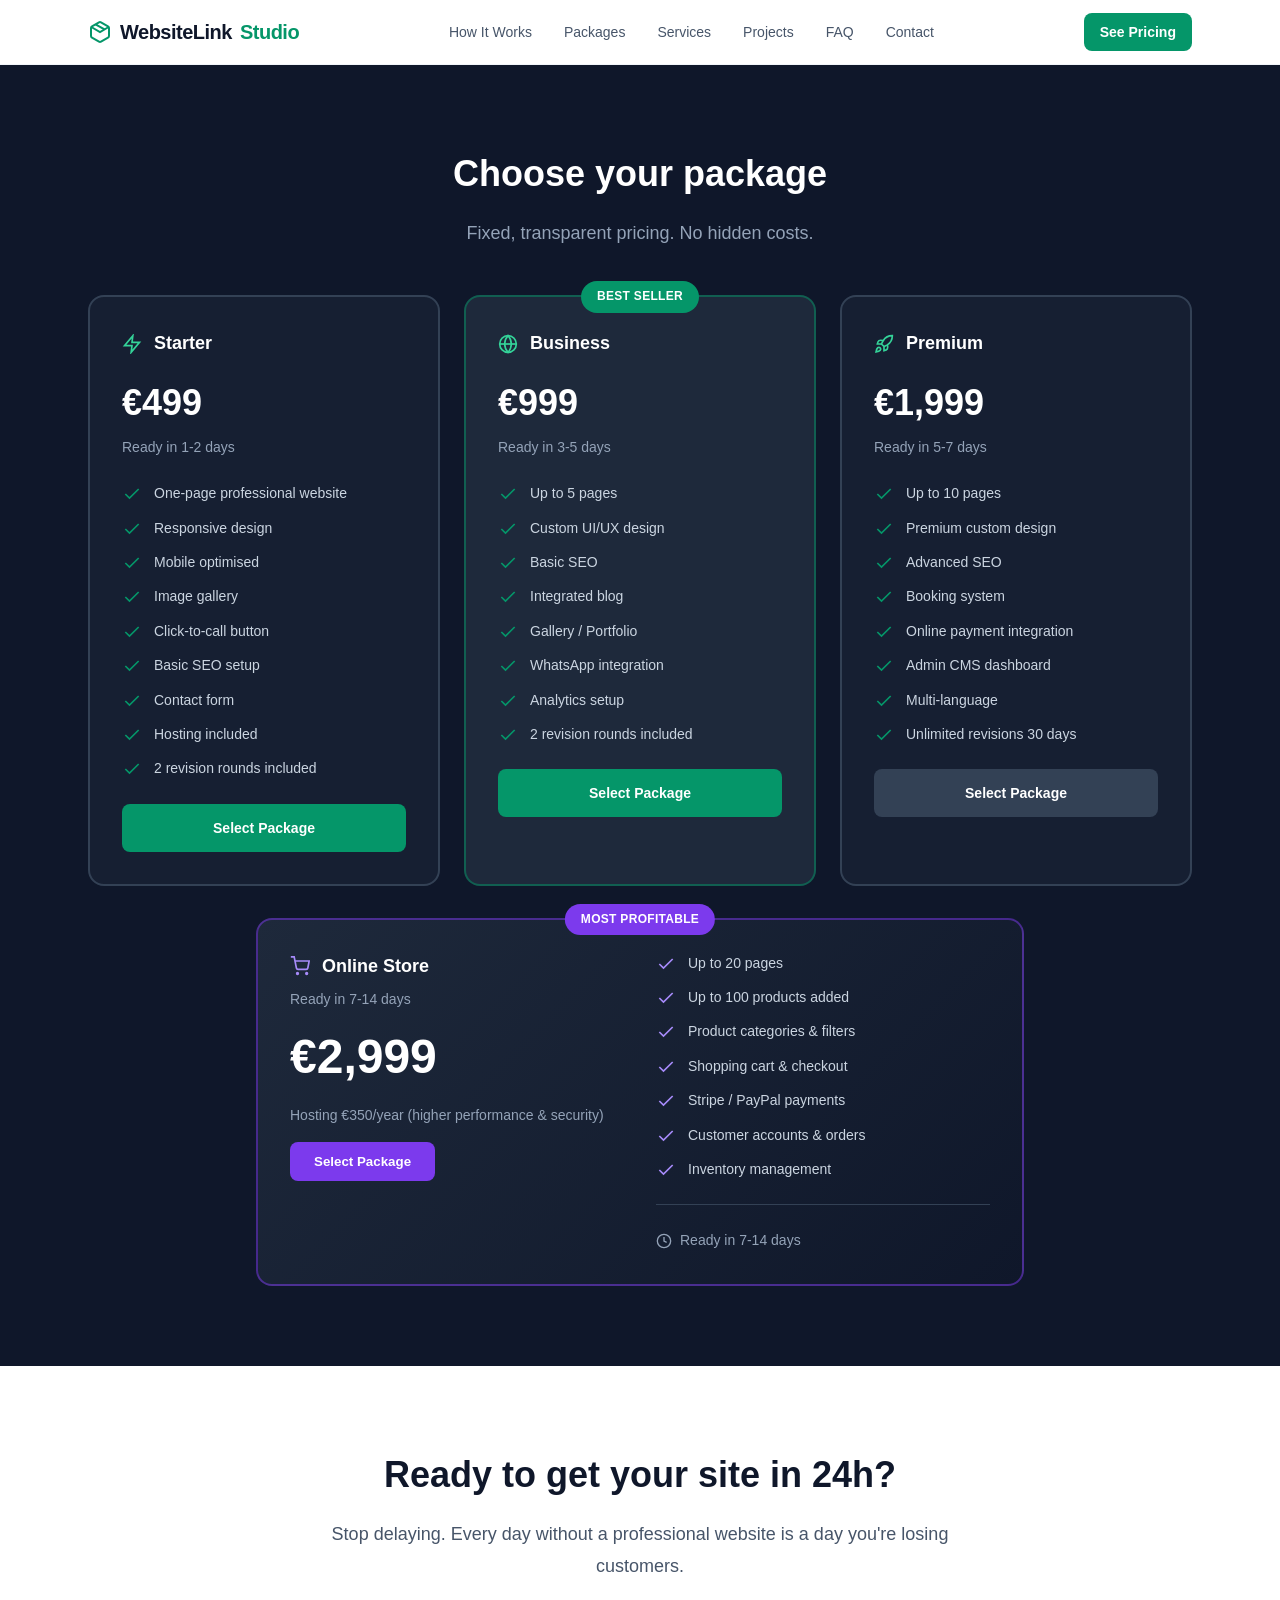
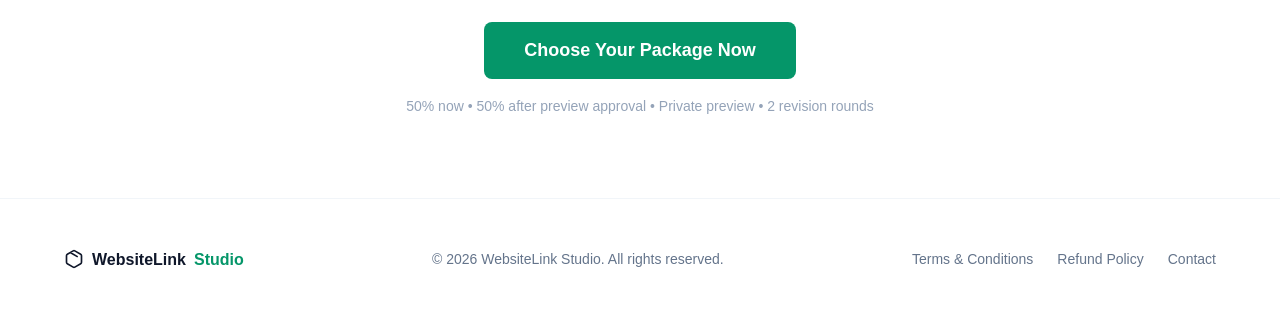
<file: packages.html>
<!DOCTYPE html>
<html lang="en">
<head>
<meta charset="UTF-8">
<meta name="viewport" content="width=device-width, initial-scale=1.0">
<title>Packages — WebsiteLink Studio</title>
<link rel="stylesheet" href="style.css">
</head>
<body>

<nav class="navbar">
  <div class="container">
    <a href="index.html" class="logo">
      <svg viewBox="0 0 24 24" fill="none" stroke="currentColor" stroke-width="2"><path d="m7.5 4.27 9 5.15M21 8a2 2 0 0 0-1-1.73l-7-4a2 2 0 0 0-2 0l-7 4A2 2 0 0 0 3 8v8a2 2 0 0 0 1 1.73l7 4a2 2 0 0 0 2 0l7-4A2 2 0 0 0 21 16V8Z"/><path d="m3.3 7 8.7 5 8.7-5"/></svg>
      <span>WebsiteLink</span><span>Studio</span>
    </a>
    <div class="nav-links">
      <a href="how.html">How It Works</a>
      <a href="packages.html">Packages</a>
      <a href="services.html">Services</a>
      <a href="projects.html">Projects</a>
      <a href="faq.html">FAQ</a>
      <a href="contact.html">Contact</a>
    </div>
    <div class="nav-actions">
      <a href="packages.html" class="btn btn-primary">See Pricing</a>
      <button class="mobile-menu-btn" onclick="toggleMobileMenu()" aria-label="Menu">
        <svg viewBox="0 0 24 24" fill="none" stroke="currentColor" stroke-width="2"><line x1="3" y1="6" x2="21" y2="6"/><line x1="3" y1="12" x2="21" y2="12"/><line x1="3" y1="18" x2="21" y2="18"/></svg>
      </button>
    </div>
  </div>
</nav>

<div class="mobile-nav" id="mobileNav">
  <a href="how.html" onclick="closeMobileMenu()">How It Works</a>
  <a href="packages.html" onclick="closeMobileMenu()">Packages</a>
  <a href="services.html" onclick="closeMobileMenu()">Services</a>
  <a href="projects.html" onclick="closeMobileMenu()">Projects</a>
  <a href="faq.html" onclick="closeMobileMenu()">FAQ</a>
  <a href="contact.html" onclick="closeMobileMenu()">Contact</a>
</div>

<section class="section section-dark" id="packages">
  <div class="container">
    <div class="text-center">
      <h2>Choose your package</h2>
      <p class="section-desc" style="color:#94a3b8">Fixed, transparent pricing. No hidden costs.</p>
    </div>
    <div class="packages-grid">
      <div class="package-card" onclick="selectPackage('starter')" id="card-starter">
        <div class="package-header">
          <svg viewBox="0 0 24 24" fill="none" stroke="currentColor" stroke-width="2"><polygon points="13 2 3 14 12 14 11 22 21 10 12 10 13 2"/></svg>
          <span class="package-name">Starter</span>
        </div>
        <div class="package-price">&euro;499</div>
        <p class="package-desc">Ready in 1-2 days</p>
        <ul class="package-features">
          <li><svg viewBox="0 0 24 24" fill="none" stroke="currentColor" stroke-width="2"><polyline points="20 6 9 17 4 12"/></svg><span>One-page professional website</span></li>
          <li><svg viewBox="0 0 24 24" fill="none" stroke="currentColor" stroke-width="2"><polyline points="20 6 9 17 4 12"/></svg><span>Responsive design </span></li>
          <li><svg viewBox="0 0 24 24" fill="none" stroke="currentColor" stroke-width="2"><polyline points="20 6 9 17 4 12"/></svg><span>Mobile optimised</span></li>
          <li><svg viewBox="0 0 24 24" fill="none" stroke="currentColor" stroke-width="2"><polyline points="20 6 9 17 4 12"/></svg><span>Image gallery</span></li>
          <li><svg viewBox="0 0 24 24" fill="none" stroke="currentColor" stroke-width="2"><polyline points="20 6 9 17 4 12"/></svg><span>Click-to-call button</span></li>
          <li><svg viewBox="0 0 24 24" fill="none" stroke="currentColor" stroke-width="2"><polyline points="20 6 9 17 4 12"/></svg><span>Basic SEO setup</span></li>
          <li><svg viewBox="0 0 24 24" fill="none" stroke="currentColor" stroke-width="2"><polyline points="20 6 9 17 4 12"/></svg><span>Contact form</span></li>
          <li><svg viewBox="0 0 24 24" fill="none" stroke="currentColor" stroke-width="2"><polyline points="20 6 9 17 4 12"/></svg><span>Hosting included</span></li>
          <li><svg viewBox="0 0 24 24" fill="none" stroke="currentColor" stroke-width="2"><polyline points="20 6 9 17 4 12"/></svg><span>2 revision rounds included</span></li>
        </ul>
        <button class="package-btn btn-primary" onclick="event.stopPropagation(); openPayModal('starter')">Select Package</button>
      </div>
      <div class="package-card popular" onclick="selectPackage('business')" id="card-business">
        <div class="package-badge">Best Seller</div>
        <div class="package-header">
          <svg viewBox="0 0 24 24" fill="none" stroke="currentColor" stroke-width="2"><circle cx="12" cy="12" r="10"/><line x1="2" y1="12" x2="22" y2="12"/><path d="M12 2a15.3 15.3 0 0 1 4 10 15.3 15.3 0 0 1-4 10 15.3 15.3 0 0 1-4-10 15.3 15.3 0 0 1 4-10z"/></svg>
          <span class="package-name">Business</span>
        </div>
        <div class="package-price">&euro;999</div>
        <p class="package-desc">Ready in 3-5 days</p>
        <ul class="package-features">
          <li><svg viewBox="0 0 24 24" fill="none" stroke="currentColor" stroke-width="2"><polyline points="20 6 9 17 4 12"/></svg><span>Up to 5 pages</span></li>
          <li><svg viewBox="0 0 24 24" fill="none" stroke="currentColor" stroke-width="2"><polyline points="20 6 9 17 4 12"/></svg><span>Custom UI/UX design</span></li>
          <li><svg viewBox="0 0 24 24" fill="none" stroke="currentColor" stroke-width="2"><polyline points="20 6 9 17 4 12"/></svg><span>Basic SEO</span></li>
          <li><svg viewBox="0 0 24 24" fill="none" stroke="currentColor" stroke-width="2"><polyline points="20 6 9 17 4 12"/></svg><span>Integrated blog</span></li>
          <li><svg viewBox="0 0 24 24" fill="none" stroke="currentColor" stroke-width="2"><polyline points="20 6 9 17 4 12"/></svg><span>Gallery / Portfolio</span></li>
          <li><svg viewBox="0 0 24 24" fill="none" stroke="currentColor" stroke-width="2"><polyline points="20 6 9 17 4 12"/></svg><span>WhatsApp integration</span></li>
          <li><svg viewBox="0 0 24 24" fill="none" stroke="currentColor" stroke-width="2"><polyline points="20 6 9 17 4 12"/></svg><span>Analytics setup</span></li>
          <li><svg viewBox="0 0 24 24" fill="none" stroke="currentColor" stroke-width="2"><polyline points="20 6 9 17 4 12"/></svg><span>2 revision rounds included</span></li>
        </ul>
        <button class="package-btn btn-primary" onclick="event.stopPropagation(); openPayModal('business')">Select Package</button>
      </div>
      <div class="package-card" onclick="selectPackage('premium')" id="card-premium">
        <div class="package-header">
          <svg viewBox="0 0 24 24" fill="none" stroke="currentColor" stroke-width="2"><path d="M4.5 16.5c-1.5 1.26-2 5-2 5s3.74-.5 5-2c.71-.84.7-2.13-.09-2.91a2.18 2.18 0 0 0-2.91-.09z"/><path d="m12 15-3-3a22 22 0 0 1 2-3.95A12.88 12.88 0 0 1 22 2c0 2.72-.78 7.5-6 11a22.35 22.35 0 0 1-4 2z"/><path d="M9 12H4s.55-3.03 2-4c1.62-1.08 5 0 5 0"/><path d="M12 15v5s3.03-.55 4-2c1.08-1.62 0-5 0-5"/></svg>
          <span class="package-name">Premium</span>
        </div>
        <div class="package-price">&euro;1,999</div>
        <p class="package-desc">Ready in 5-7 days</p>
        <ul class="package-features">
          <li><svg viewBox="0 0 24 24" fill="none" stroke="currentColor" stroke-width="2"><polyline points="20 6 9 17 4 12"/></svg><span>Up to 10 pages</span></li>
          <li><svg viewBox="0 0 24 24" fill="none" stroke="currentColor" stroke-width="2"><polyline points="20 6 9 17 4 12"/></svg><span>Premium custom design</span></li>
          <li><svg viewBox="0 0 24 24" fill="none" stroke="currentColor" stroke-width="2"><polyline points="20 6 9 17 4 12"/></svg><span>Advanced SEO</span></li>
          <li><svg viewBox="0 0 24 24" fill="none" stroke="currentColor" stroke-width="2"><polyline points="20 6 9 17 4 12"/></svg><span>Booking system</span></li>
          <li><svg viewBox="0 0 24 24" fill="none" stroke="currentColor" stroke-width="2"><polyline points="20 6 9 17 4 12"/></svg><span>Online payment integration</span></li>
          <li><svg viewBox="0 0 24 24" fill="none" stroke="currentColor" stroke-width="2"><polyline points="20 6 9 17 4 12"/></svg><span>Admin CMS dashboard</span></li>
          <li><svg viewBox="0 0 24 24" fill="none" stroke="currentColor" stroke-width="2"><polyline points="20 6 9 17 4 12"/></svg><span>Multi-language</span></li>
          <li><svg viewBox="0 0 24 24" fill="none" stroke="currentColor" stroke-width="2"><polyline points="20 6 9 17 4 12"/></svg><span>Unlimited revisions 30 days</span></li>
        </ul>
        <button class="package-btn" style="background:#334155;color:#fff" onclick="event.stopPropagation(); openPayModal('premium')">Select Package</button>
      </div>
    </div>
    <div style="margin-top:2rem;max-width:48rem;margin-left:auto;margin-right:auto">
      <div class="package-card ecommerce-card" id="card-ecommerce">
        <div class="package-badge" style="background:var(--purple)">MOST PROFITABLE</div>
        <div class="ecommerce-inner">
          <div>
            <div class="package-header" style="color:#a78bfa;margin-bottom:.5rem">
              <svg viewBox="0 0 24 24" fill="none" stroke="currentColor" stroke-width="2"><circle cx="9" cy="21" r="1"/><circle cx="20" cy="21" r="1"/><path d="M1 1h4l2.68 13.39a2 2 0 0 0 2 1.61h9.72a2 2 0 0 0 2-1.61L23 6H6"/></svg>
              <span class="package-name">Online Store</span>
            </div>
            <p style="color:#94a3b8;font-size:.875rem;margin-bottom:.5rem">Ready in 7-14 days</p>
            <div class="ecommerce-price">&euro;2,999</div>
            <p class="ecommerce-hosting">Hosting &euro;350/year (higher performance &amp; security)</p>
            <button class="btn-purple" onclick="openPayModal('ecommerce')">Select Package</button>
          </div>
          <div>
            <ul class="package-features">
              <li><svg viewBox="0 0 24 24" fill="none" stroke="currentColor" stroke-width="2"><polyline points="20 6 9 17 4 12"/></svg><span>Up to 20 pages</span></li>
              <li><svg viewBox="0 0 24 24" fill="none" stroke="currentColor" stroke-width="2"><polyline points="20 6 9 17 4 12"/></svg><span>Up to 100 products added</span></li>
              <li><svg viewBox="0 0 24 24" fill="none" stroke="currentColor" stroke-width="2"><polyline points="20 6 9 17 4 12"/></svg><span>Product categories &amp; filters</span></li>
              <li><svg viewBox="0 0 24 24" fill="none" stroke="currentColor" stroke-width="2"><polyline points="20 6 9 17 4 12"/></svg><span>Shopping cart &amp; checkout</span></li>
              <li><svg viewBox="0 0 24 24" fill="none" stroke="currentColor" stroke-width="2"><polyline points="20 6 9 17 4 12"/></svg><span>Stripe / PayPal payments</span></li>
              <li><svg viewBox="0 0 24 24" fill="none" stroke="currentColor" stroke-width="2"><polyline points="20 6 9 17 4 12"/></svg><span>Customer accounts &amp; orders</span></li>
              <li><svg viewBox="0 0 24 24" fill="none" stroke="currentColor" stroke-width="2"><polyline points="20 6 9 17 4 12"/></svg><span>Inventory management</span></li>
            </ul>
            <div class="ecommerce-footer">
              <div class="ecommerce-time">
                <svg viewBox="0 0 24 24" fill="none" stroke="currentColor" stroke-width="2"><circle cx="12" cy="12" r="10"/><polyline points="12 6 12 12 16 14"/></svg>
                <span>Ready in 7-14 days</span>
              </div>
            </div>
          </div>
        </div>
      </div>
    </div>
  </div>
</section>

<section class="section text-center">
  <div class="container">
    <h2 style="font-size:2.25rem">Ready to get your site <span class="highlight">in 24h?</span></h2>
    <p class="subtitle">Stop delaying. Every day without a professional website is a day you're losing customers.</p>
    <a href="packages.html" class="btn btn-primary btn-lg" style="font-size:1.125rem;padding:.875rem 2.5rem;height:auto">Choose Your Package Now</a>
    <p style="color:#94a3b8;font-size:.875rem;margin-top:1rem">50% now &bull; 50% after preview approval &bull; Private preview &bull; 2 revision rounds</p>
  </div>
</section>

<!-- Footer -->

<footer class="footer">
  <div class="footer-content">
    <div style="display:flex;align-items:center;gap:.5rem;font-weight:700">
      <svg width="20" height="20" viewBox="0 0 24 24" fill="none" stroke="currentColor" stroke-width="2"><path d="m7.5 4.27 9 5.15M21 8a2 2 0 0 0-1-1.73l-7-4a2 2 0 0 0-2 0l-7 4A2 2 0 0 0 3 8v8a2 2 0 0 0 1 1.73l7 4a2 2 0 0 0 2 0l7-4A2 2 0 0 0 21 16V8Z"/></svg>
      <span>WebsiteLink</span><span style="color:var(--primary)">Studio</span>
    </div>
    <div class="footer-copy">&copy; <span id="year"></span> WebsiteLink Studio. All rights reserved.</div>
    <div class="footer-links">
      <a href="terms.html">Terms &amp; Conditions</a>
      <a href="refunds.html">Refund Policy</a>
      <a href="contact.html" href="contact.html">Contact</a>
    </div>
  </div>
</footer>

<!-- Payment Modal -->
<div class="modal-overlay" id="payModal">
  <div class="modal">
    <div class="modal-header">
      <div class="modal-title">Complete Your Order</div>
      <button class="modal-close" onclick="closePayModal()">&times;</button>
    </div>
    <div class="modal-body">
      <div class="pay-error" id="payError">
        <div style="display:flex;gap:.75rem;align-items:flex-start">
          <svg viewBox="0 0 24 24" fill="none" stroke="#dc2626" stroke-width="2" width="20" height="20" style="flex-shrink:0;margin-top:.125rem"><circle cx="12" cy="12" r="10"/><line x1="12" y1="8" x2="12" y2="12"/><line x1="12" y1="16" x2="12.01" y2="16"/></svg>
          <div>
            <p style="font-weight:600;color:#991b1b;font-size:.875rem;margin-bottom:.25rem">Payment link not configured</p>
            <p style="font-size:.875rem;color:#b91c1c;line-height:1.5">Please contact us at <a href="mailto:contact@websitelinkstudio.ie" style="color:#991b1b;text-decoration:underline;font-weight:600">contact@websitelinkstudio.ie</a> to complete your order.</p>
          </div>
        </div>
      </div>
      <div class="modal-price" id="modalPrice">&euro;499</div>
      <div class="modal-desc" id="modalDesc">Starter Package - 50% deposit</div>
      <div style="background:#f8fafc;border-radius:.75rem;padding:1rem;margin:1.5rem 0">
        <div style="display:flex;justify-content:space-between;font-size:.875rem;margin-bottom:.5rem">
          <span style="color:#64748b">Package price</span>
          <span style="font-weight:600" id="modalFullPrice">&euro;499</span>
        </div>
        <div style="display:flex;justify-content:space-between;font-size:.875rem;margin-bottom:.5rem">
          <span style="color:#64748b">Pay now (50% deposit)</span>
          <span style="font-weight:700;color:var(--primary)" id="modalDeposit">&euro;250</span>
        </div>
        <div style="display:flex;justify-content:space-between;font-size:.875rem">
          <span style="color:#64748b">Pay later (after preview)</span>
          <span style="font-weight:600" id="modalBalance">&euro;249</span>
        </div>
        <div style="border-top:1px dashed #cbd5e1;margin-top:.75rem;padding-top:.75rem;font-size:.75rem;color:#94a3b8">
          You will receive a secure payment link for the remaining 50% after you approve the preview.
        </div>
      </div>
      <div class="pay-option active" onclick="selectPayOption(this, 'stripe')">
        <div class="pay-icon" style="background:#635bff">
          <svg viewBox="0 0 24 24" fill="white" width="20" height="20"><path d="M13.976 9.15c-2.172-.806-3.356-1.426-3.356-2.409 0-.831.683-1.305 1.901-1.305 2.227 0 4.515.858 6.09 1.631l.89-5.494C18.252.975 15.697 0 12.165 0 9.667 0 7.589.654 6.104 1.872 4.56 3.147 3.757 4.992 3.757 7.218c0 4.039 2.467 5.76 6.476 7.219 2.585.92 3.445 1.574 3.445 2.583 0 .98-.84 1.545-2.354 1.545-1.875 0-4.965-.921-6.99-2.109l-.9 5.555C5.175 22.99 8.385 24 11.714 24c2.641 0 4.843-.624 6.328-1.813 1.664-1.305 2.525-3.236 2.525-5.732 0-4.128-2.591-5.847-6.591-7.305z"/></svg>
        </div>
        <div>
          <div class="pay-label">Pay with Card (Stripe)</div>
          <div class="pay-desc">Visa, Mastercard, Amex - secure checkout</div>
        </div>
      </div>
      <div class="pay-option" onclick="selectPayOption(this, 'paypal')">
        <div class="pay-icon" style="background:#0070ba">
          <svg viewBox="0 0 24 24" fill="white" width="18" height="18"><path d="M7.076 21.337H2.47a.641.641 0 0 1-.633-.74L4.944.901C5.026.382 5.474 0 5.998 0h7.46c2.57 0 4.578.543 5.69 1.81 1.01 1.15 1.304 2.42 1.012 4.287-.023.143-.047.288-.077.437-.924 5.424-3.656 8.64-8.254 8.64H9.605l-1.087 6.904a.641.641 0 0 1-.633.74H7.076z"/><path d="M20.067 8.94c-.023.143-.047.288-.077.437-.462 2.71-1.71 4.861-3.815 6.317-1.893 1.318-4.41 2.006-7.355 2.006h-2.03l-1.087 6.904a.641.641 0 0 0 .633.74h3.606a.641.641 0 0 0 .633-.74l.27-1.715c.063-.4.426-.698.832-.698h.527c3.447 0 6.146-1.395 7.335-4.902.42-1.21.578-2.433.423-3.583-.042-.313-.218-.628-.454-.766z"/></svg>
        </div>
        <div>
          <div class="pay-label">Pay with PayPal</div>
          <div class="pay-desc">PayPal account or guest checkout</div>
        </div>
      </div>
      <div class="stripe-badge">
        <svg viewBox="0 0 24 24" fill="none" stroke="currentColor" stroke-width="2" width="14" height="14"><path d="M12 22s8-4 8-10V5l-8-3-8 3v7c0 6 8 10 8 10z"/></svg>
        Payments processed securely by Stripe. We never store your card details.
      </div>
    </div>
    <div class="modal-footer">
      <a class="btn btn-primary btn-lg btn-block" id="modalPayBtn" href="#" target="_blank" style="text-decoration:none" onclick="return processPayment()">
        <svg viewBox="0 0 24 24" fill="none" stroke="currentColor" stroke-width="2" width="18" height="18"><rect x="1" y="4" width="22" height="16" rx="2" ry="2"/><line x1="1" y1="10" x2="23" y2="10"/></svg>
        Pay Deposit
      </a>
    </div>
  </div>
</div>

<script>
// ==================== STRIPE PAYMENT LINKS ====================
const STRIPE_PAYMENT_LINKS = {
  starter:    "https://buy.stripe.com/eVq5kC5Sce0eeqV3WG4c800",
  business:   "https://buy.stripe.com/14AdR81BW3lAaaF0Ku4c801",
  premium:    "https://buy.stripe.com/aFabJ03K49JY0A5eBk4c802",
  ecommerce:  "https://buy.stripe.com/cNi9AS0xSe0eaaF0Ku4c803"
};
const PAYPAL_LINKS = {
  starter:    "https://paypal.me/YOUR_PAYPAL/250",
  business:   "https://paypal.me/YOUR_PAYPAL/500",
  premium:    "https://paypal.me/YOUR_PAYPAL/1000",
  ecommerce:  "https://paypal.me/YOUR_PAYPAL/1500"
};

// ==================== MOBILE MENU ====================
function toggleMobileMenu(){
  document.getElementById('mobileNav').classList.toggle('show');
}
function closeMobileMenu(){
  document.getElementById('mobileNav').classList.remove('show');
}

// ==================== PACKAGE SELECTION ====================
let selectedPackage = null;
const prices = { starter: 499, business: 999, premium: 1999, ecommerce: 2999 };
const names  = { starter: 'Starter', business: 'Business', premium: 'Premium', ecommerce: 'Online Store' };

function selectPackage(id){
  selectedPackage = id;
  document.querySelectorAll('.package-card').forEach(c => c.classList.remove('selected'));
  document.getElementById('card-' + id).classList.add('selected');
}

// ==================== PAYMENT MODAL ====================
let selectedPayMethod = 'stripe';

function openPayModal(pkg){
  selectedPackage = pkg;
  const price = prices[pkg];
  const deposit = Math.ceil(price / 2);
  const balance = price - deposit;

  document.getElementById('modalPrice').textContent = '\u20AC' + price;
  document.getElementById('modalDesc').textContent = names[pkg] + ' Package - 50% deposit';
  document.getElementById('modalFullPrice').textContent = '\u20AC' + price;
  document.getElementById('modalDeposit').textContent = '\u20AC' + deposit;
  document.getElementById('modalBalance').textContent = '\u20AC' + balance;
  document.getElementById('modalPayBtn').innerHTML = '<svg viewBox="0 0 24 24" fill="none" stroke="currentColor" stroke-width="2" width="18" height="18"><rect x="1" y="4" width="22" height="16" rx="2" ry="2"/><line x1="1" y1="10" x2="23" y2="10"/></svg> Pay \u20AC' + deposit + ' Deposit';

  document.getElementById('payError').classList.remove('show');
  document.getElementById('modalPayBtn').style.opacity = '1';
  document.getElementById('modalPayBtn').style.pointerEvents = 'auto';

  document.getElementById('payModal').classList.add('show');
  document.body.style.overflow = 'hidden';
}

function closePayModal(){
  document.getElementById('payModal').classList.remove('show');
  document.body.style.overflow = '';
}

function selectPayOption(el, method){
  document.querySelectorAll('.pay-option').forEach(o => o.classList.remove('active'));
  el.classList.add('active');
  selectedPayMethod = method;
}

function processPayment(){
  const pkg = selectedPackage;
  if (!pkg) return false;

  const links = selectedPayMethod === 'stripe' ? STRIPE_PAYMENT_LINKS : PAYPAL_LINKS;
  const url = links[pkg];

  if (!url || url.includes('YOUR_') || url === 'YOUR_LINK_HERE') {
    document.getElementById('payError').classList.add('show');
    document.getElementById('modalPayBtn').style.opacity = '0.5';
    document.getElementById('modalPayBtn').style.pointerEvents = 'none';
    return false;
  }

  const btn = document.getElementById('modalPayBtn');
  btn.href = url;

  setTimeout(closePayModal, 100);
  return true;
}

// Close modal on overlay click
document.getElementById('payModal').addEventListener('click', function(e){
  if (e.target === this) closePayModal();
});

// Escape key to close modal
document.addEventListener('keydown', function(e){
  if (e.key === 'Escape') closePayModal();
});

// ==================== FAQ ====================
function toggleFaq(btn){
  const ans = btn.nextElementSibling;
  const open = ans.classList.contains('show');
  document.querySelectorAll('.faq-answer').forEach(a => a.classList.remove('show'));
  document.querySelectorAll('.faq-question').forEach(q => q.classList.remove('active'));
  if (!open) { ans.classList.add('show'); btn.classList.add('active'); }
}

// ==================== CONTACT FORM (Formspree - FormData) ====================
const FORMSPREE_CONTACT_ID = 'xeenjwyg';
const FORMSPREE_BRIEF_ID = 'xkoywadq';

function sendMessage(){
  const n = document.getElementById('contactName').value.trim();
  const e = document.getElementById('contactEmail').value.trim();
  const m = document.getElementById('contactMessage').value.trim();
  if (!n || !e || !m) { alert('Please fill all fields'); return; }
  if (!/^[^\s@]+@[^\s@]+\.[^\s@]+$/.test(e)) { alert('Please enter a valid email'); return; }

  var fd = new FormData();
  fd.append('name', n);
  fd.append('email', e);
  fd.append('message', m);
  fd.append('_subject', 'New message from WebsiteLink Studio contact form');
  fd.append('_replyto', e);

  fetch('https://formspree.io/f/' + FORMSPREE_CONTACT_ID, {
    method: 'POST',
    body: fd,
    headers: { 'Accept': 'application/json' }
  }).then(function(r) {
    if (r.ok) {
      document.getElementById('contactForm').classList.add('hidden');
      document.getElementById('contactSuccess').classList.remove('hidden');
    } else {
      alert('Something went wrong. Please email us directly at contact@websitelinkstudio.ie');
    }
  }).catch(function() {
    alert('Something went wrong. Please email us directly at contact@websitelinkstudio.ie');
  });
}

function resetForm(){
  document.getElementById('contactName').value = '';
  document.getElementById('contactEmail').value = '';
  document.getElementById('contactMessage').value = '';
  document.getElementById('contactForm').classList.remove('hidden');
  document.getElementById('contactSuccess').classList.add('hidden');
}

// ==================== 6-STEP BRIEF WIZARD ====================
let wizardStep = 1;
const totalSteps = 6;

function updateWizardUI(){
  document.querySelectorAll('.wizard-step').forEach(function(el) {
    var s = parseInt(el.dataset.step);
    el.classList.remove('active', 'completed');
    if (s < wizardStep) el.classList.add('completed');
    if (s === wizardStep) el.classList.add('active');
  });
  var pct = ((wizardStep - 1) / (totalSteps - 1)) * 100;
  document.getElementById('progressLine').style.width = pct + '%';
  document.querySelectorAll('.wizard-step-content').forEach(function(el) { el.classList.remove('active'); });
  document.getElementById('step-' + wizardStep).classList.add('active');
  window.scrollTo({ top: 0, behavior: 'smooth' });
}

function nextStep(){
  if (!validateStep(wizardStep)) return;
  if (wizardStep < totalSteps) {
    wizardStep++;
    updateWizardUI();
    if (wizardStep === 6) buildReview();
  }
}

function prevStep(){
  if (wizardStep > 1) { wizardStep--; updateWizardUI(); }
}

function goToStep(n){
  wizardStep = n;
  updateWizardUI();
}

function selectRadio(card, name){
  document.querySelectorAll('input[name="' + name + '"]').forEach(function(inp) {
    inp.closest('.radio-card').classList.remove('selected');
  });
  card.classList.add('selected');
  card.querySelector('input').checked = true;
}

function toggleCheckbox(card){
  var cb = card.querySelector('input');
  cb.checked = !cb.checked;
  card.classList.toggle('selected', cb.checked);
}

function showFieldError(id, show){
  var el = document.getElementById(id);
  if (!el) return;
  el.classList.toggle('show', show);
  var inputId = id.replace('err_', 'w_');
  var input = document.getElementById(inputId);
  if (input) input.classList.toggle('field-error', show);
}

function validateStep(step){
  var valid = true;
  document.querySelectorAll('.error-msg').forEach(function(e) { e.classList.remove('show'); });
  document.querySelectorAll('.field-error').forEach(function(e) { e.classList.remove('field-error'); });

  if (step === 1) {
    var name = document.getElementById('w_name').value.trim();
    var email = document.getElementById('w_email').value.trim();
    var about = document.getElementById('w_about').value.trim();
    if (!name) { showFieldError('err_name', true); valid = false; }
    if (!email || !/^[^\s@]+@[^\s@]+\.[^\s@]+$/.test(email)) { showFieldError('err_email', true); valid = false; }
    if (!about) { showFieldError('err_about', true); valid = false; }
  }
  if (step === 2) {
    if (!document.querySelector('input[name="w_goal"]:checked')) { showFieldError('err_goal', true); valid = false; }
  }
  if (step === 3) {
    if (!document.querySelector('input[name="w_logo"]:checked')) { showFieldError('err_logo', true); valid = false; }
    if (!document.querySelector('input[name="w_style"]:checked')) { showFieldError('err_style', true); valid = false; }
  }
  if (step === 4) {
    if (!document.querySelector('input[name="w_copy"]:checked')) { showFieldError('err_copy', true); valid = false; }
    if (!document.querySelector('input[name="w_images"]:checked')) { showFieldError('err_images', true); valid = false; }
  }
  if (step === 5) {
    if (!document.querySelector('input[name="w_hasdomain"]:checked')) { showFieldError('err_hasdomain', true); valid = false; }
    var pkg = document.getElementById('w_package').value;
    if (!pkg) { showFieldError('err_package', true); document.getElementById('w_package').classList.add('field-error'); valid = false; }
    if (!document.querySelector('input[name="w_timeline"]:checked')) { showFieldError('err_timeline', true); valid = false; }
  }
  return valid;
}

function getCheckedValues(name){
  return Array.from(document.querySelectorAll('input[name="' + name + '"]:checked')).map(function(cb) { return cb.value; }).join(', ') || 'Not specified';
}

function getRadioValue(name){
  var el = document.querySelector('input[name="' + name + '"]:checked');
  return el ? el.value : 'Not specified';
}

function buildReview(){
  var data = [
    { title: 'Contact Information', step: 1, content: '<strong>Name:</strong> ' + document.getElementById('w_name').value + '<br><strong>Email:</strong> ' + document.getElementById('w_email').value + '<br><strong>Phone:</strong> ' + (document.getElementById('w_phone').value || 'N/A') + '<br><strong>Company:</strong> ' + (document.getElementById('w_company').value || 'N/A') + '<br><strong>Industry:</strong> ' + (document.getElementById('w_industry').value || 'N/A') },
    { title: 'About Business', step: 1, content: document.getElementById('w_about').value.replace(/\n/g, '<br>') },
    { title: 'Primary Goal', step: 2, content: getRadioValue('w_goal') },
    { title: 'Pages Needed', step: 2, content: getCheckedValues('w_pages') },
    { title: 'Features Needed', step: 2, content: getCheckedValues('w_features') },
    { title: 'Logo', step: 3, content: getRadioValue('w_logo') },
    { title: 'Brand Colours', step: 3, content: document.getElementById('w_colours').value || 'Not specified' },
    { title: 'Design Style', step: 3, content: getRadioValue('w_style') },
    { title: 'Reference Websites', step: 3, content: document.getElementById('w_references').value ? document.getElementById('w_references').value.replace(/\n/g, '<br>') : '<span class="review-empty">Not provided</span>' },
    { title: 'Text Copy', step: 4, content: getRadioValue('w_copy') },
    { title: 'Images', step: 4, content: getRadioValue('w_images') },
    { title: 'Existing Content', step: 4, content: document.getElementById('w_content_extra').value ? document.getElementById('w_content_extra').value.replace(/\n/g, '<br>') : '<span class="review-empty">Not provided</span>' },
    { title: 'Domain Status', step: 5, content: getRadioValue('w_hasdomain') },
    { title: 'Desired Domain', step: 5, content: document.getElementById('w_domain_name').value || 'Not specified' },
    { title: 'Package', step: 5, content: document.getElementById('w_package').value },
    { title: 'Timeline', step: 5, content: getRadioValue('w_timeline') }
  ];

  document.getElementById('reviewList').innerHTML = data.map(function(item) {
    return '<div class="review-item"><div class="review-item-header"><span class="review-item-title">' + item.title + '</span><span class="review-item-step">Step ' + item.step + ' <span class="review-item-edit" onclick="goToStep(' + item.step + ')">Edit</span></span></div><div class="review-item-content">' + item.content + '</div></div>';
  }).join('');
}

function submitBrief(){
  var btn = document.getElementById('submitBriefBtn');
  btn.textContent = 'Sending...';
  btn.disabled = true;
  btn.style.opacity = '0.6';

  var message = 'NEW PROJECT BRIEF - WebsiteLink Studio\n\n=== STEP 1: BUSINESS INFO ===\nName: ' + document.getElementById('w_name').value + '\nEmail: ' + document.getElementById('w_email').value + '\nPhone: ' + (document.getElementById('w_phone').value || 'N/A') + '\nCompany: ' + (document.getElementById('w_company').value || 'N/A') + '\nIndustry: ' + (document.getElementById('w_industry').value || 'N/A') + '\n\nAbout Business:\n' + document.getElementById('w_about').value + '\n\n=== STEP 2: WEBSITE GOALS ===\nPrimary Goal: ' + getRadioValue('w_goal') + '\nPages Needed: ' + getCheckedValues('w_pages') + '\nFeatures: ' + getCheckedValues('w_features') + '\n\n=== STEP 3: DESIGN & BRANDING ===\nLogo: ' + getRadioValue('w_logo') + '\nBrand Colours: ' + (document.getElementById('w_colours').value || 'N/A') + '\nDesign Style: ' + getRadioValue('w_style') + '\nReference Websites: ' + (document.getElementById('w_references').value || 'N/A') + '\n\n=== STEP 4: CONTENT ===\nText Copy: ' + getRadioValue('w_copy') + '\nImages: ' + getRadioValue('w_images') + '\nExisting Content: ' + (document.getElementById('w_content_extra').value || 'N/A') + '\n\n=== STEP 5: DOMAIN & TECHNICAL ===\nDomain Status: ' + getRadioValue('w_hasdomain') + '\nDesired Domain: ' + (document.getElementById('w_domain_name').value || 'N/A') + '\nPackage: ' + document.getElementById('w_package').value + '\nTimeline: ' + getRadioValue('w_timeline') + '\n';

  var fd = new FormData();
  fd.append('name', document.getElementById('w_name').value);
  fd.append('email', document.getElementById('w_email').value);
  fd.append('message', message);
  fd.append('_subject', 'New Project Brief - ' + document.getElementById('w_package').value);
  fd.append('_replyto', document.getElementById('w_email').value);

  fetch('https://formspree.io/f/' + FORMSPREE_BRIEF_ID, {
    method: 'POST',
    body: fd,
    headers: { 'Accept': 'application/json' }
  }).then(function(r) {
    btn.textContent = 'Send Brief';
    btn.disabled = false;
    btn.style.opacity = '1';
    if (r.ok) {
      document.getElementById('briefForm').classList.add('hidden');
      document.getElementById('briefSuccess').classList.remove('hidden');
      document.getElementById('wizardProgress').style.display = 'none';
    } else {
      alert('Something went wrong. Please email us directly at contact@websitelinkstudio.ie');
    }
  }).catch(function() {
    btn.textContent = 'Send Brief';
    btn.disabled = false;
    btn.style.opacity = '1';
    alert('Something went wrong. Please email us directly at contact@websitelinkstudio.ie');
  });
}

function resetBrief(){
  wizardStep = 1;
  document.getElementById('briefForm').reset();
  document.querySelectorAll('.radio-card').forEach(function(c) { c.classList.remove('selected'); });
  document.querySelectorAll('.checkbox-card').forEach(function(c) { c.classList.remove('selected'); });
  document.querySelectorAll('.error-msg').forEach(function(e) { e.classList.remove('show'); });
  document.querySelectorAll('.field-error').forEach(function(e) { e.classList.remove('field-error'); });
  document.getElementById('briefForm').classList.remove('hidden');
  document.getElementById('briefSuccess').classList.add('hidden');
  document.getElementById('wizardProgress').style.display = '';
  document.getElementById('progressLine').style.width = '0%';
  updateWizardUI();
}

// ==================== YEAR ====================
document.getElementById('year').textContent = new Date().getFullYear();
</script>

</body>
</html>
</file>
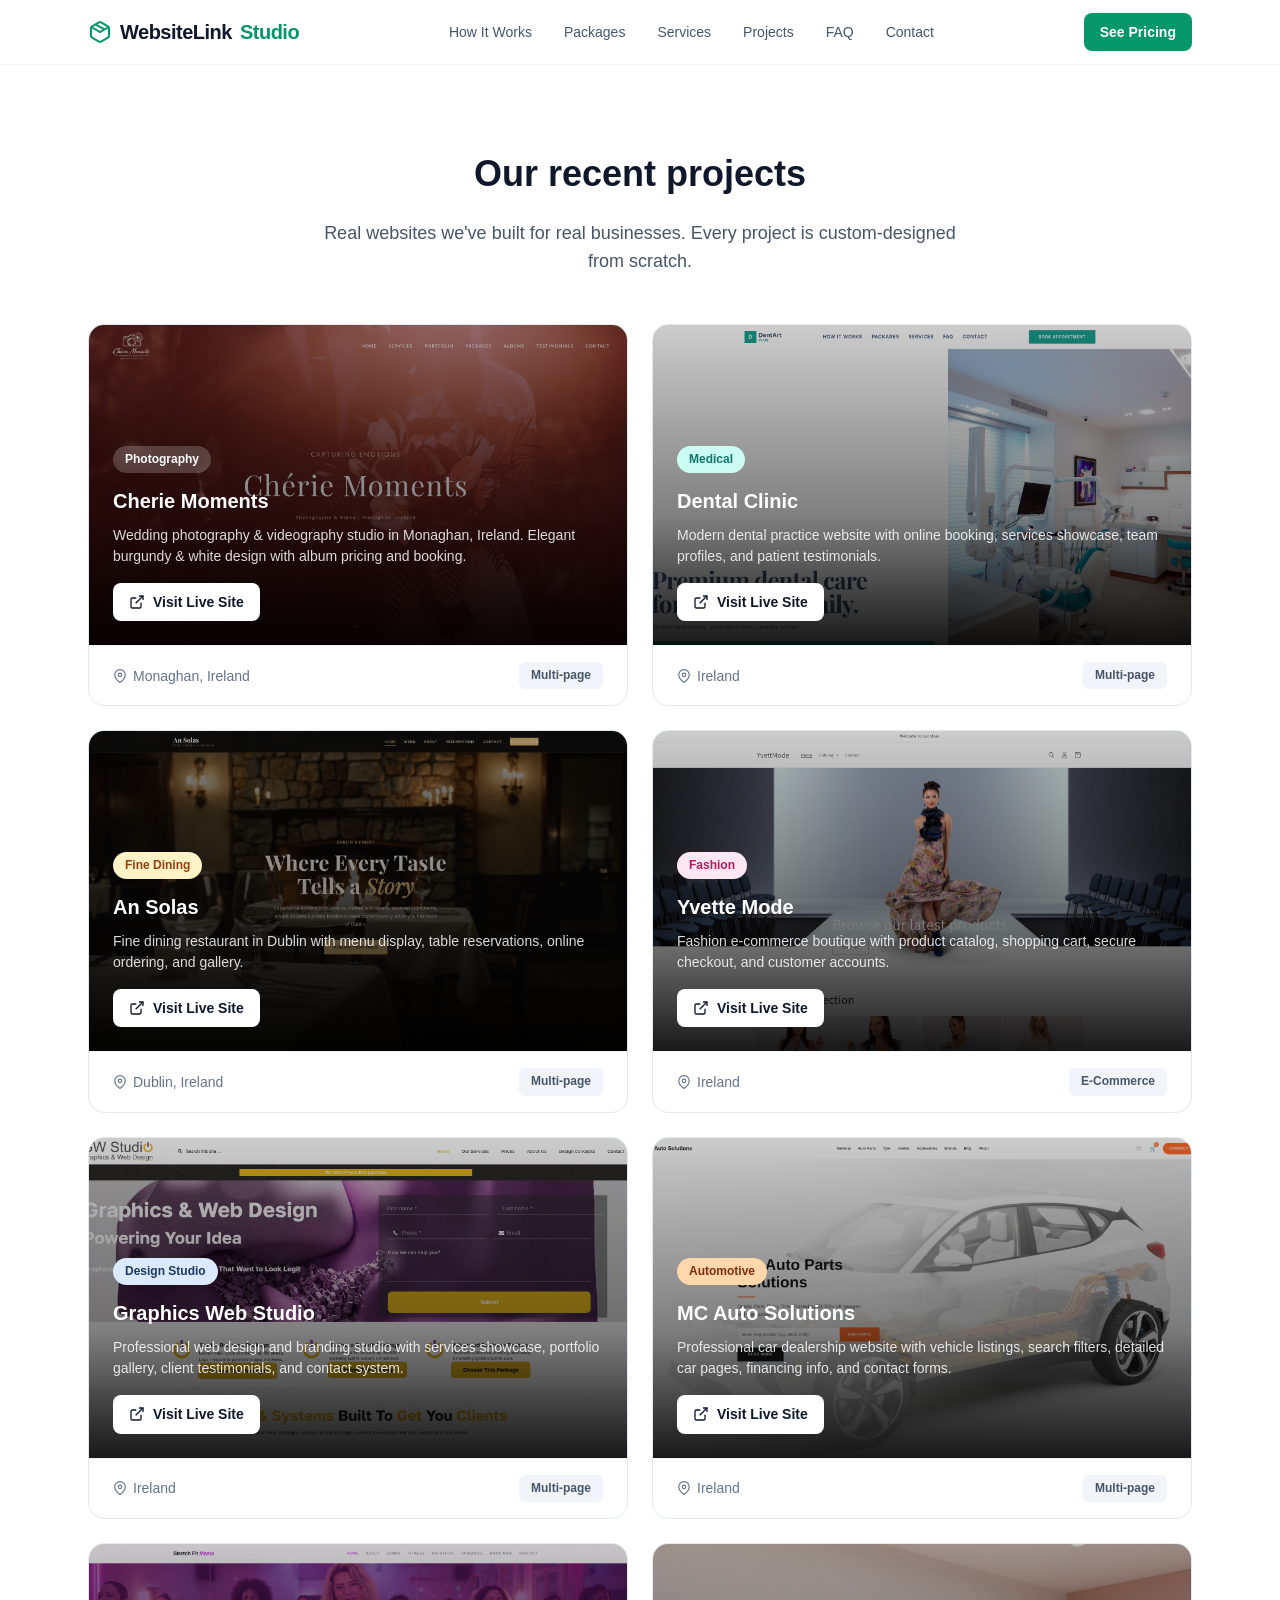
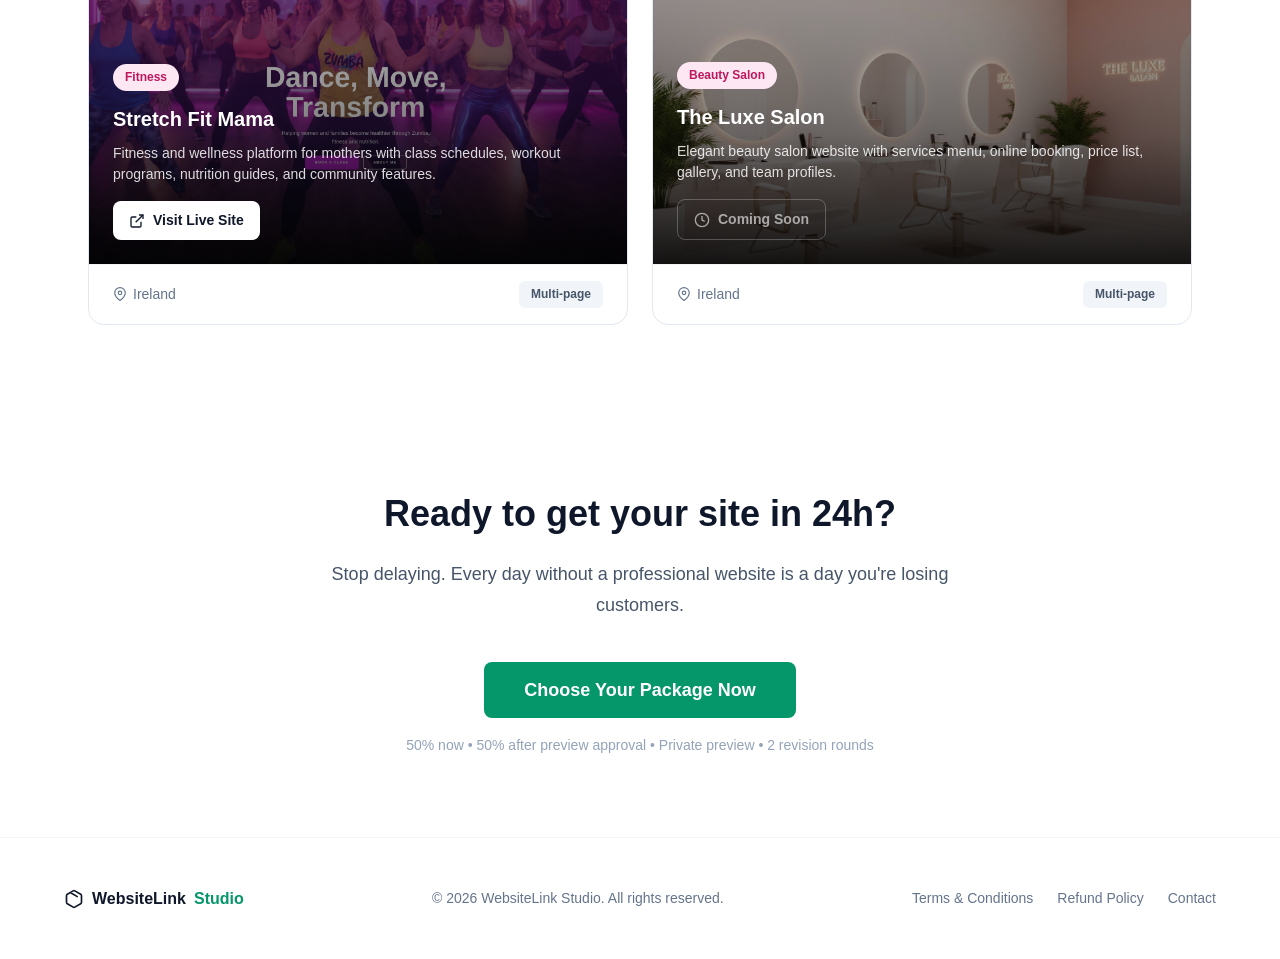
<file: projects.html>
<!DOCTYPE html>
<html lang="en">
<head>
<meta charset="UTF-8">
<meta name="viewport" content="width=device-width, initial-scale=1.0">
<title>Projects — WebsiteLink Studio</title>
<link rel="stylesheet" href="style.css">
</head>
<body>

<nav class="navbar">
  <div class="container">
    <a href="index.html" class="logo">
      <svg viewBox="0 0 24 24" fill="none" stroke="currentColor" stroke-width="2"><path d="m7.5 4.27 9 5.15M21 8a2 2 0 0 0-1-1.73l-7-4a2 2 0 0 0-2 0l-7 4A2 2 0 0 0 3 8v8a2 2 0 0 0 1 1.73l7 4a2 2 0 0 0 2 0l7-4A2 2 0 0 0 21 16V8Z"/><path d="m3.3 7 8.7 5 8.7-5"/></svg>
      <span>WebsiteLink</span><span>Studio</span>
    </a>
    <div class="nav-links">
      <a href="how.html">How It Works</a>
      <a href="packages.html">Packages</a>
      <a href="services.html">Services</a>
      <a href="projects.html">Projects</a>
      <a href="faq.html">FAQ</a>
      <a href="contact.html">Contact</a>
    </div>
    <div class="nav-actions">
      <a href="packages.html" class="btn btn-primary">See Pricing</a>
      <button class="mobile-menu-btn" onclick="toggleMobileMenu()" aria-label="Menu">
        <svg viewBox="0 0 24 24" fill="none" stroke="currentColor" stroke-width="2"><line x1="3" y1="6" x2="21" y2="6"/><line x1="3" y1="12" x2="21" y2="12"/><line x1="3" y1="18" x2="21" y2="18"/></svg>
      </button>
    </div>
  </div>
</nav>

<div class="mobile-nav" id="mobileNav">
  <a href="how.html" onclick="closeMobileMenu()">How It Works</a>
  <a href="packages.html" onclick="closeMobileMenu()">Packages</a>
  <a href="services.html" onclick="closeMobileMenu()">Services</a>
  <a href="projects.html" onclick="closeMobileMenu()">Projects</a>
  <a href="faq.html" onclick="closeMobileMenu()">FAQ</a>
  <a href="contact.html" onclick="closeMobileMenu()">Contact</a>
</div>

<section class="section" id="projects">
  <div class="container">
    <div class="text-center">
      <h2>Our recent projects</h2>
      <p class="section-desc">Real websites we've built for real businesses. Every project is custom-designed from scratch.</p>
    </div>
    <div class="projects-grid">
      <div class="project-card">
        <div class="project-image" style="background-image: url('cherie.jpg'); background-size: cover; background-position: center top;">
          <div class="project-overlay">
            <span class="project-tag">Photography</span>
            <h3 class="project-title">Cherie Moments</h3>
            <p class="project-desc">Wedding photography &amp; videography studio in Monaghan, Ireland. Elegant burgundy &amp; white design with album pricing and booking.</p>
            <div class="project-links">
              <a href="https://www.cheriemoments.ie" target="_blank" rel="noopener" class="project-btn project-btn-primary">
                <svg width="16" height="16" viewBox="0 0 24 24" fill="none" stroke="currentColor" stroke-width="2"><path d="M18 13v6a2 2 0 0 1-2 2H5a2 2 0 0 1-2-2V8a2 2 0 0 1 2-2h6"/><polyline points="15 3 21 3 21 9"/><line x1="10" y1="14" x2="21" y2="3"/></svg>
                Visit Live Site
              </a>
            </div>
          </div>
        </div>
        <div class="project-footer">
          <div class="project-meta">
            <span class="project-location">
              <svg width="14" height="14" viewBox="0 0 24 24" fill="none" stroke="currentColor" stroke-width="2"><path d="M21 10c0 7-9 13-9 13s-9-6-9-13a9 9 0 0 1 18 0z"/><circle cx="12" cy="10" r="3"/></svg>
              Monaghan, Ireland
            </span>
            <span class="project-type">Multi-page</span>
          </div>
        </div>
      </div>
      <div class="project-card">
        <div class="project-image" style="background-image: url('dental.jpg'); background-size: cover; background-position: center top;">
          <div class="project-overlay">
            <span class="project-tag" style="background:#ccfbf1;color:#0f766e">Medical</span>
            <h3 class="project-title">Dental Clinic</h3>
            <p class="project-desc">Modern dental practice website with online booking, services showcase, team profiles, and patient testimonials.</p>
            <div class="project-links">
              <a href="https://andreea-art.github.io/DentArtPlus.ie/" target="_blank" rel="noopener" class="project-btn project-btn-primary">
                <svg width="16" height="16" viewBox="0 0 24 24" fill="none" stroke="currentColor" stroke-width="2"><path d="M18 13v6a2 2 0 0 1-2 2H5a2 2 0 0 1-2-2V8a2 2 0 0 1 2-2h6"/><polyline points="15 3 21 3 21 9"/><line x1="10" y1="14" x2="21" y2="3"/></svg>
                Visit Live Site
              </a>
            </div>
          </div>
        </div>
        <div class="project-footer">
          <div class="project-meta">
            <span class="project-location">
              <svg width="14" height="14" viewBox="0 0 24 24" fill="none" stroke="currentColor" stroke-width="2"><path d="M21 10c0 7-9 13-9 13s-9-6-9-13a9 9 0 0 1 18 0z"/><circle cx="12" cy="10" r="3"/></svg>
              Ireland
            </span>
            <span class="project-type">Multi-page</span>
          </div>
        </div>
      </div>
      <div class="project-card">
        <div class="project-image" style="background-image: url('ansolas.jpg'); background-size: cover; background-position: center top;">
          <div class="project-overlay">
            <span class="project-tag" style="background:#fef3c7;color:#92400e">Fine Dining</span>
            <h3 class="project-title">An Solas</h3>
            <p class="project-desc">Fine dining restaurant in Dublin with menu display, table reservations, online ordering, and gallery.</p>
            <div class="project-links">
              <a href="https://andreea-art.github.io/AnSolasCousine/" target="_blank" rel="noopener" class="project-btn project-btn-primary">
                <svg width="16" height="16" viewBox="0 0 24 24" fill="none" stroke="currentColor" stroke-width="2"><path d="M18 13v6a2 2 0 0 1-2 2H5a2 2 0 0 1-2-2V8a2 2 0 0 1 2-2h6"/><polyline points="15 3 21 3 21 9"/><line x1="10" y1="14" x2="21" y2="3"/></svg>
                Visit Live Site
              </a>
            </div>
          </div>
        </div>
        <div class="project-footer">
          <div class="project-meta">
            <span class="project-location">
              <svg width="14" height="14" viewBox="0 0 24 24" fill="none" stroke="currentColor" stroke-width="2"><path d="M21 10c0 7-9 13-9 13s-9-6-9-13a9 9 0 0 1 18 0z"/><circle cx="12" cy="10" r="3"/></svg>
              Dublin, Ireland
            </span>
            <span class="project-type">Multi-page</span>
          </div>
        </div>
      </div>
      <div class="project-card">
        <div class="project-image" style="background-image: url('yvette.jpg'); background-size: cover; background-position: center top;">
          <div class="project-overlay">
            <span class="project-tag" style="background:#fce7f3;color:#be185d">Fashion</span>
            <h3 class="project-title">Yvette Mode</h3>
            <p class="project-desc">Fashion e-commerce boutique with product catalog, shopping cart, secure checkout, and customer accounts.</p>
            <div class="project-links">
              <a href="https://yvettmode.com/" target="_blank" rel="noopener" class="project-btn project-btn-primary">
                <svg width="16" height="16" viewBox="0 0 24 24" fill="none" stroke="currentColor" stroke-width="2"><path d="M18 13v6a2 2 0 0 1-2 2H5a2 2 0 0 1-2-2V8a2 2 0 0 1 2-2h6"/><polyline points="15 3 21 3 21 9"/><line x1="10" y1="14" x2="21" y2="3"/></svg>
                Visit Live Site
              </a>
            </div>
          </div>
        </div>
        <div class="project-footer">
          <div class="project-meta">
            <span class="project-location">
              <svg width="14" height="14" viewBox="0 0 24 24" fill="none" stroke="currentColor" stroke-width="2"><path d="M21 10c0 7-9 13-9 13s-9-6-9-13a9 9 0 0 1 18 0z"/><circle cx="12" cy="10" r="3"/></svg>
              Ireland
            </span>
            <span class="project-type">E-Commerce</span>
          </div>
        </div>
      </div>
      <div class="project-card">
        <div class="project-image" style="background-image: url('graphics.jpg'); background-size: cover; background-position: center top;">
          <div class="project-overlay">
            <span class="project-tag" style="background:#dbeafe;color:#1e3a5f">Design Studio</span>
            <h3 class="project-title">Graphics Web Studio</h3>
            <p class="project-desc">Professional web design and branding studio with services showcase, portfolio gallery, client testimonials, and contact system.</p>
            <div class="project-links">
              <a href="https://www.graphicswebstudio.com" target="_blank" rel="noopener" class="project-btn project-btn-primary">
                <svg width="16" height="16" viewBox="0 0 24 24" fill="none" stroke="currentColor" stroke-width="2"><path d="M18 13v6a2 2 0 0 1-2 2H5a2 2 0 0 1-2-2V8a2 2 0 0 1 2-2h6"/><polyline points="15 3 21 3 21 9"/><line x1="10" y1="14" x2="21" y2="3"/></svg>
                Visit Live Site
              </a>
            </div>
          </div>
        </div>
        <div class="project-footer">
          <div class="project-meta">
            <span class="project-location">
              <svg width="14" height="14" viewBox="0 0 24 24" fill="none" stroke="currentColor" stroke-width="2"><path d="M21 10c0 7-9 13-9 13s-9-6-9-13a9 9 0 0 1 18 0z"/><circle cx="12" cy="10" r="3"/></svg>
              Ireland
            </span>
            <span class="project-type">Multi-page</span>
          </div>
        </div>
      </div>
      <div class="project-card">
        <div class="project-image" style="background-image: url('mcauto.jpg'); background-size: cover; background-position: center top;">
          <div class="project-overlay">
            <span class="project-tag" style="background:#fed7aa;color:#7c2d12">Automotive</span>
            <h3 class="project-title">MC Auto Solutions</h3>
            <p class="project-desc">Professional car dealership website with vehicle listings, search filters, detailed car pages, financing info, and contact forms.</p>
            <div class="project-links">
              <a href="https://andreea-art.github.io/MCAutoSolutions/" target="_blank" rel="noopener" class="project-btn project-btn-primary">
                <svg width="16" height="16" viewBox="0 0 24 24" fill="none" stroke="currentColor" stroke-width="2"><path d="M18 13v6a2 2 0 0 1-2 2H5a2 2 0 0 1-2-2V8a2 2 0 0 1 2-2h6"/><polyline points="15 3 21 3 21 9"/><line x1="10" y1="14" x2="21" y2="3"/></svg>
                Visit Live Site
              </a>
            </div>
          </div>
        </div>
        <div class="project-footer">
          <div class="project-meta">
            <span class="project-location">
              <svg width="14" height="14" viewBox="0 0 24 24" fill="none" stroke="currentColor" stroke-width="2"><path d="M21 10c0 7-9 13-9 13s-9-6-9-13a9 9 0 0 1 18 0z"/><circle cx="12" cy="10" r="3"/></svg>
              Ireland
            </span>
            <span class="project-type">Multi-page</span>
          </div>
        </div>
      </div>
      <div class="project-card">
        <div class="project-image" style="background-image: url('stretch.jpg'); background-size: cover; background-position: center top;">
          <div class="project-overlay">
            <span class="project-tag" style="background:#fce7f3;color:#be185d">Fitness</span>
            <h3 class="project-title">Stretch Fit Mama</h3>
            <p class="project-desc">Fitness and wellness platform for mothers with class schedules, workout programs, nutrition guides, and community features.</p>
            <div class="project-links">
              <a href="https://andreea-art.github.io/Stretchfitmama/" target="_blank" rel="noopener" class="project-btn project-btn-primary">
                <svg width="16" height="16" viewBox="0 0 24 24" fill="none" stroke="currentColor" stroke-width="2"><path d="M18 13v6a2 2 0 0 1-2 2H5a2 2 0 0 1-2-2V8a2 2 0 0 1 2-2h6"/><polyline points="15 3 21 3 21 9"/><line x1="10" y1="14" x2="21" y2="3"/></svg>
                Visit Live Site
              </a>
            </div>
          </div>
        </div>
        <div class="project-footer">
          <div class="project-meta">
            <span class="project-location">
              <svg width="14" height="14" viewBox="0 0 24 24" fill="none" stroke="currentColor" stroke-width="2"><path d="M21 10c0 7-9 13-9 13s-9-6-9-13a9 9 0 0 1 18 0z"/><circle cx="12" cy="10" r="3"/></svg>
              Ireland
            </span>
            <span class="project-type">Multi-page</span>
          </div>
        </div>
      </div>
      <div class="project-card">
        <div class="project-image" style="background-image: url('salon.jpg'); background-size: cover; background-position: center top;">
          <div class="project-overlay">
            <span class="project-tag" style="background:#fce7f3;color:#be185d">Beauty Salon</span>
            <h3 class="project-title">The Luxe Salon</h3>
            <p class="project-desc">Elegant beauty salon website with services menu, online booking, price list, gallery, and team profiles.</p>
            <div class="project-links">
              <span class="project-btn project-btn-outline" style="opacity: 0.6;">
                <svg width="16" height="16" viewBox="0 0 24 24" fill="none" stroke="currentColor" stroke-width="2"><circle cx="12" cy="12" r="10"/><polyline points="12 6 12 12 16 14"/></svg>
                Coming Soon
              </span>
            </div>
          </div>
        </div>
        <div class="project-footer">
          <div class="project-meta">
            <span class="project-location">
              <svg width="14" height="14" viewBox="0 0 24 24" fill="none" stroke="currentColor" stroke-width="2"><path d="M21 10c0 7-9 13-9 13s-9-6-9-13a9 9 0 0 1 18 0z"/><circle cx="12" cy="10" r="3"/></svg>
              Ireland
            </span>
            <span class="project-type">Multi-page</span>
          </div>
        </div>
      </div>
    </div>
  </div>
</section>

<section class="section text-center">
  <div class="container">
    <h2 style="font-size:2.25rem">Ready to get your site <span class="highlight">in 24h?</span></h2>
    <p class="subtitle">Stop delaying. Every day without a professional website is a day you're losing customers.</p>
    <a href="packages.html" class="btn btn-primary btn-lg" style="font-size:1.125rem;padding:.875rem 2.5rem;height:auto">Choose Your Package Now</a>
    <p style="color:#94a3b8;font-size:.875rem;margin-top:1rem">50% now &bull; 50% after preview approval &bull; Private preview &bull; 2 revision rounds</p>
  </div>
</section>

<footer class="footer">
  <div class="footer-content">
    <div style="display:flex;align-items:center;gap:.5rem;font-weight:700">
      <svg width="20" height="20" viewBox="0 0 24 24" fill="none" stroke="currentColor" stroke-width="2"><path d="m7.5 4.27 9 5.15M21 8a2 2 0 0 0-1-1.73l-7-4a2 2 0 0 0-2 0l-7 4A2 2 0 0 0 3 8v8a2 2 0 0 0 1 1.73l7 4a2 2 0 0 0 2 0l7-4A2 2 0 0 0 21 16V8Z"/></svg>
      <span>WebsiteLink</span><span style="color:var(--primary)">Studio</span>
    </div>
    <div class="footer-copy">&copy; <span id="year"></span> WebsiteLink Studio. All rights reserved.</div>
    <div class="footer-links">
      <a onclick="showPage('terms')">Terms &amp; Conditions</a>
      <a onclick="showPage('refunds')">Refund Policy</a>
      <a href="contact.html" onclick="window.location.href='index.html'; window.location.hash='contact';">Contact</a>
    </div>
  </div>
</footer>

<div class="modal-overlay" id="payModal">
  <div class="modal">
    <div class="modal-header">
      <div class="modal-title">Complete Your Order</div>
      <button class="modal-close" onclick="closePayModal()">&times;</button>
    </div>
    <div class="modal-body">
      <div class="pay-error" id="payError">
        <div style="display:flex;gap:.75rem;align-items:flex-start">
          <svg viewBox="0 0 24 24" fill="none" stroke="#dc2626" stroke-width="2" width="20" height="20" style="flex-shrink:0;margin-top:.125rem"><circle cx="12" cy="12" r="10"/><line x1="12" y1="8" x2="12" y2="12"/><line x1="12" y1="16" x2="12.01" y2="16"/></svg>
          <div>
            <p style="font-weight:600;color:#991b1b;font-size:.875rem;margin-bottom:.25rem">Payment link not configured</p>
            <p style="font-size:.875rem;color:#b91c1c;line-height:1.5">Please contact us at <a href="mailto:contact@websitelinkstudio.ie" style="color:#991b1b;text-decoration:underline;font-weight:600">contact@websitelinkstudio.ie</a> to complete your order.</p>
          </div>
        </div>

<script>

// ==================== PAGE NAVIGATION ====================
function showPage(page) {
  document.getElementById('mainSite').style.display = 'none';
  document.querySelectorAll('.page-section').forEach(s => s.classList.remove('active'));
  document.getElementById('page-' + page).classList.add('active');
  window.scrollTo(0, 0);
}
function showHome() {
  document.querySelectorAll('.page-section').forEach(s => s.classList.remove('active'));
  document.getElementById('mainSite').style.display = 'block';
  window.scrollTo(0, 0);
}

// ==================== STRIPE PAYMENT LINKS ====================
const STRIPE_PAYMENT_LINKS = {
  starter:    "https://buy.stripe.com/eVq5kC5Sce0eeqV3WG4c800",
  business:   "https://buy.stripe.com/14AdR81BW3lAaaF0Ku4c801",
  premium:    "https://buy.stripe.com/aFabJ03K49JY0A5eBk4c802",
  ecommerce:  "https://buy.stripe.com/cNi9AS0xSe0eaaF0Ku4c803"
};
const PAYPAL_LINKS = {
  starter:    "https://paypal.me/YOUR_PAYPAL/250",
  business:   "https://paypal.me/YOUR_PAYPAL/500",
  premium:    "https://paypal.me/YOUR_PAYPAL/1000",
  ecommerce:  "https://paypal.me/YOUR_PAYPAL/1500"
};

// ==================== MOBILE MENU ====================
function toggleMobileMenu(){
  document.getElementById('mobileNav').classList.toggle('show');
}
function closeMobileMenu(){
  document.getElementById('mobileNav').classList.remove('show');
}

// ==================== PACKAGE SELECTION ====================
let selectedPackage = null;
const prices = { starter: 499, business: 999, premium: 1999, ecommerce: 2999 };
const names  = { starter: 'Starter', business: 'Business', premium: 'Premium', ecommerce: 'Online Store' };

function selectPackage(id){
  selectedPackage = id;
  document.querySelectorAll('.package-card').forEach(c => c.classList.remove('selected'));
  document.getElementById('card-' + id).classList.add('selected');
}

// ==================== PAYMENT MODAL ====================
let selectedPayMethod = 'stripe';

function openPayModal(pkg){
  selectedPackage = pkg;
  const price = prices[pkg];
  const deposit = Math.ceil(price / 2);
  const balance = price - deposit;

  document.getElementById('modalPrice').textContent = '\u20AC' + price;
  document.getElementById('modalDesc').textContent = names[pkg] + ' Package - 50% deposit';
  document.getElementById('modalFullPrice').textContent = '\u20AC' + price;
  document.getElementById('modalDeposit').textContent = '\u20AC' + deposit;
  document.getElementById('modalBalance').textContent = '\u20AC' + balance;
  document.getElementById('modalPayBtn').innerHTML = '<svg viewBox="0 0 24 24" fill="none" stroke="currentColor" stroke-width="2" width="18" height="18"><rect x="1" y="4" width="22" height="16" rx="2" ry="2"/><line x1="1" y1="10" x2="23" y2="10"/></svg> Pay \u20AC' + deposit + ' Deposit';

  document.getElementById('payError').classList.remove('show');
  document.getElementById('modalPayBtn').style.opacity = '1';
  document.getElementById('modalPayBtn').style.pointerEvents = 'auto';

  document.getElementById('payModal').classList.add('show');
  document.body.style.overflow = 'hidden';
}

function closePayModal(){
  document.getElementById('payModal').classList.remove('show');
  document.body.style.overflow = '';
}

function selectPayOption(el, method){
  document.querySelectorAll('.pay-option').forEach(o => o.classList.remove('active'));
  el.classList.add('active');
  selectedPayMethod = method;
}

function processPayment(){
  const pkg = selectedPackage;
  if (!pkg) return false;

  const links = selectedPayMethod === 'stripe' ? STRIPE_PAYMENT_LINKS : PAYPAL_LINKS;
  const url = links[pkg];

  if (!url || url.includes('YOUR_') || url === 'YOUR_LINK_HERE') {
    document.getElementById('payError').classList.add('show');
    document.getElementById('modalPayBtn').style.opacity = '0.5';
    document.getElementById('modalPayBtn').style.pointerEvents = 'none';
    return false;
  }

  const btn = document.getElementById('modalPayBtn');
  btn.href = url;

  setTimeout(closePayModal, 100);
  return true;
}

// Close modal on overlay click
document.getElementById('payModal').addEventListener('click', function(e){
  if (e.target === this) closePayModal();
});

// Escape key to close modal
document.addEventListener('keydown', function(e){
  if (e.key === 'Escape') closePayModal();
});

// ==================== FAQ ====================
function toggleFaq(btn){
  const ans = btn.nextElementSibling;
  const open = ans.classList.contains('show');
  document.querySelectorAll('.faq-answer').forEach(a => a.classList.remove('show'));
  document.querySelectorAll('.faq-question').forEach(q => q.classList.remove('active'));
  if (!open) { ans.classList.add('show'); btn.classList.add('active'); }
}

// ==================== CONTACT FORM (Formspree - FormData) ====================
const FORMSPREE_CONTACT_ID = 'xeenjwyg';
const FORMSPREE_BRIEF_ID = 'xkoywadq';

function sendMessage(){
  const n = document.getElementById('contactName').value.trim();
  const e = document.getElementById('contactEmail').value.trim();
  const m = document.getElementById('contactMessage').value.trim();
  if (!n || !e || !m) { alert('Please fill all fields'); return; }
  if (!/^[^\s@]+@[^\s@]+\.[^\s@]+$/.test(e)) { alert('Please enter a valid email'); return; }

  var fd = new FormData();
  fd.append('name', n);
  fd.append('email', e);
  fd.append('message', m);
  fd.append('_subject', 'New message from WebsiteLink Studio contact form');
  fd.append('_replyto', e);

  fetch('https://formspree.io/f/' + FORMSPREE_CONTACT_ID, {
    method: 'POST',
    body: fd,
    headers: { 'Accept': 'application/json' }
  }).then(function(r) {
    if (r.ok) {
      document.getElementById('contactForm').classList.add('hidden');
      document.getElementById('contactSuccess').classList.remove('hidden');
    } else {
      alert('Something went wrong. Please email us directly at contact@websitelinkstudio.ie');
    }
  }).catch(function() {
    alert('Something went wrong. Please email us directly at contact@websitelinkstudio.ie');
  });
}

function resetForm(){
  document.getElementById('contactName').value = '';
  document.getElementById('contactEmail').value = '';
  document.getElementById('contactMessage').value = '';
  document.getElementById('contactForm').classList.remove('hidden');
  document.getElementById('contactSuccess').classList.add('hidden');
}

// ==================== 6-STEP BRIEF WIZARD ====================
let wizardStep = 1;
const totalSteps = 6;

function updateWizardUI(){
  document.querySelectorAll('.wizard-step').forEach(function(el) {
    var s = parseInt(el.dataset.step);
    el.classList.remove('active', 'completed');
    if (s < wizardStep) el.classList.add('completed');
    if (s === wizardStep) el.classList.add('active');
  });
  var pct = ((wizardStep - 1) / (totalSteps - 1)) * 100;
  document.getElementById('progressLine').style.width = pct + '%';
  document.querySelectorAll('.wizard-step-content').forEach(function(el) { el.classList.remove('active'); });
  document.getElementById('step-' + wizardStep).classList.add('active');
  window.scrollTo({ top: 0, behavior: 'smooth' });
}

function nextStep(){
  if (!validateStep(wizardStep)) return;
  if (wizardStep < totalSteps) {
    wizardStep++;
    updateWizardUI();
    if (wizardStep === 6) buildReview();
  }
}

function prevStep(){
  if (wizardStep > 1) { wizardStep--; updateWizardUI(); }
}

function goToStep(n){
  wizardStep = n;
  updateWizardUI();
}

function selectRadio(card, name){
  document.querySelectorAll('input[name="' + name + '"]').forEach(function(inp) {
    inp.closest('.radio-card').classList.remove('selected');
  });
  card.classList.add('selected');
  card.querySelector('input').checked = true;
}

function toggleCheckbox(card){
  var cb = card.querySelector('input');
  cb.checked = !cb.checked;
  card.classList.toggle('selected', cb.checked);
}

function showFieldError(id, show){
  var el = document.getElementById(id);
  if (!el) return;
  el.classList.toggle('show', show);
  var inputId = id.replace('err_', 'w_');
  var input = document.getElementById(inputId);
  if (input) input.classList.toggle('field-error', show);
}

function validateStep(step){
  var valid = true;
  document.querySelectorAll('.error-msg').forEach(function(e) { e.classList.remove('show'); });
  document.querySelectorAll('.field-error').forEach(function(e) { e.classList.remove('field-error'); });

  if (step === 1) {
    var name = document.getElementById('w_name').value.trim();
    var email = document.getElementById('w_email').value.trim();
    var about = document.getElementById('w_about').value.trim();
    if (!name) { showFieldError('err_name', true); valid = false; }
    if (!email || !/^[^\s@]+@[^\s@]+\.[^\s@]+$/.test(email)) { showFieldError('err_email', true); valid = false; }
    if (!about) { showFieldError('err_about', true); valid = false; }
  }
  if (step === 2) {
    if (!document.querySelector('input[name="w_goal"]:checked')) { showFieldError('err_goal', true); valid = false; }
  }
  if (step === 3) {
    if (!document.querySelector('input[name="w_logo"]:checked')) { showFieldError('err_logo', true); valid = false; }
    if (!document.querySelector('input[name="w_style"]:checked')) { showFieldError('err_style', true); valid = false; }
  }
  if (step === 4) {
    if (!document.querySelector('input[name="w_copy"]:checked')) { showFieldError('err_copy', true); valid = false; }
    if (!document.querySelector('input[name="w_images"]:checked')) { showFieldError('err_images', true); valid = false; }
  }
  if (step === 5) {
    if (!document.querySelector('input[name="w_hasdomain"]:checked')) { showFieldError('err_hasdomain', true); valid = false; }
    var pkg = document.getElementById('w_package').value;
    if (!pkg) { showFieldError('err_package', true); document.getElementById('w_package').classList.add('field-error'); valid = false; }
    if (!document.querySelector('input[name="w_timeline"]:checked')) { showFieldError('err_timeline', true); valid = false; }
  }
  return valid;
}

function getCheckedValues(name){
  return Array.from(document.querySelectorAll('input[name="' + name + '"]:checked')).map(function(cb) { return cb.value; }).join(', ') || 'Not specified';
}

function getRadioValue(name){
  var el = document.querySelector('input[name="' + name + '"]:checked');
  return el ? el.value : 'Not specified';
}

function buildReview(){
  var data = [
    { title: 'Contact Information', step: 1, content: '<strong>Name:</strong> ' + document.getElementById('w_name').value + '<br><strong>Email:</strong> ' + document.getElementById('w_email').value + '<br><strong>Phone:</strong> ' + (document.getElementById('w_phone').value || 'N/A') + '<br><strong>Company:</strong> ' + (document.getElementById('w_company').value || 'N/A') + '<br><strong>Industry:</strong> ' + (document.getElementById('w_industry').value || 'N/A') },
    { title: 'About Business', step: 1, content: document.getElementById('w_about').value.replace(/\n/g, '<br>') },
    { title: 'Primary Goal', step: 2, content: getRadioValue('w_goal') },
    { title: 'Pages Needed', step: 2, content: getCheckedValues('w_pages') },
    { title: 'Features Needed', step: 2, content: getCheckedValues('w_features') },
    { title: 'Logo', step: 3, content: getRadioValue('w_logo') },
    { title: 'Brand Colours', step: 3, content: document.getElementById('w_colours').value || 'Not specified' },
    { title: 'Design Style', step: 3, content: getRadioValue('w_style') },
    { title: 'Reference Websites', step: 3, content: document.getElementById('w_references').value ? document.getElementById('w_references').value.replace(/\n/g, '<br>') : '<span class="review-empty">Not provided</span>' },
    { title: 'Text Copy', step: 4, content: getRadioValue('w_copy') },
    { title: 'Images', step: 4, content: getRadioValue('w_images') },
    { title: 'Existing Content', step: 4, content: document.getElementById('w_content_extra').value ? document.getElementById('w_content_extra').value.replace(/\n/g, '<br>') : '<span class="review-empty">Not provided</span>' },
    { title: 'Domain Status', step: 5, content: getRadioValue('w_hasdomain') },
    { title: 'Desired Domain', step: 5, content: document.getElementById('w_domain_name').value || 'Not specified' },
    { title: 'Package', step: 5, content: document.getElementById('w_package').value },
    { title: 'Timeline', step: 5, content: getRadioValue('w_timeline') }
  ];

  document.getElementById('reviewList').innerHTML = data.map(function(item) {
    return '<div class="review-item"><div class="review-item-header"><span class="review-item-title">' + item.title + '</span><span class="review-item-step">Step ' + item.step + ' <span class="review-item-edit" onclick="goToStep(' + item.step + ')">Edit</span></span></div><div class="review-item-content">' + item.content + '</div></div>';
  }).join('');
}

function submitBrief(){
  var btn = document.getElementById('submitBriefBtn');
  btn.textContent = 'Sending...';
  btn.disabled = true;
  btn.style.opacity = '0.6';

  var message = 'NEW PROJECT BRIEF - WebsiteLink Studio\n\n=== STEP 1: BUSINESS INFO ===\nName: ' + document.getElementById('w_name').value + '\nEmail: ' + document.getElementById('w_email').value + '\nPhone: ' + (document.getElementById('w_phone').value || 'N/A') + '\nCompany: ' + (document.getElementById('w_company').value || 'N/A') + '\nIndustry: ' + (document.getElementById('w_industry').value || 'N/A') + '\n\nAbout Business:\n' + document.getElementById('w_about').value + '\n\n=== STEP 2: WEBSITE GOALS ===\nPrimary Goal: ' + getRadioValue('w_goal') + '\nPages Needed: ' + getCheckedValues('w_pages') + '\nFeatures: ' + getCheckedValues('w_features') + '\n\n=== STEP 3: DESIGN & BRANDING ===\nLogo: ' + getRadioValue('w_logo') + '\nBrand Colours: ' + (document.getElementById('w_colours').value || 'N/A') + '\nDesign Style: ' + getRadioValue('w_style') + '\nReference Websites: ' + (document.getElementById('w_references').value || 'N/A') + '\n\n=== STEP 4: CONTENT ===\nText Copy: ' + getRadioValue('w_copy') + '\nImages: ' + getRadioValue('w_images') + '\nExisting Content: ' + (document.getElementById('w_content_extra').value || 'N/A') + '\n\n=== STEP 5: DOMAIN & TECHNICAL ===\nDomain Status: ' + getRadioValue('w_hasdomain') + '\nDesired Domain: ' + (document.getElementById('w_domain_name').value || 'N/A') + '\nPackage: ' + document.getElementById('w_package').value + '\nTimeline: ' + getRadioValue('w_timeline') + '\n';

  var fd = new FormData();
  fd.append('name', document.getElementById('w_name').value);
  fd.append('email', document.getElementById('w_email').value);
  fd.append('message', message);
  fd.append('_subject', 'New Project Brief - ' + document.getElementById('w_package').value);
  fd.append('_replyto', document.getElementById('w_email').value);

  fetch('https://formspree.io/f/' + FORMSPREE_BRIEF_ID, {
    method: 'POST',
    body: fd,
    headers: { 'Accept': 'application/json' }
  }).then(function(r) {
    btn.textContent = 'Send Brief';
    btn.disabled = false;
    btn.style.opacity = '1';
    if (r.ok) {
      document.getElementById('briefForm').classList.add('hidden');
      document.getElementById('briefSuccess').classList.remove('hidden');
      document.getElementById('wizardProgress').style.display = 'none';
    } else {
      alert('Something went wrong. Please email us directly at contact@websitelinkstudio.ie');
    }
  }).catch(function() {
    btn.textContent = 'Send Brief';
    btn.disabled = false;
    btn.style.opacity = '1';
    alert('Something went wrong. Please email us directly at contact@websitelinkstudio.ie');
  });
}

function resetBrief(){
  wizardStep = 1;
  document.getElementById('briefForm').reset();
  document.querySelectorAll('.radio-card').forEach(function(c) { c.classList.remove('selected'); });
  document.querySelectorAll('.checkbox-card').forEach(function(c) { c.classList.remove('selected'); });
  document.querySelectorAll('.error-msg').forEach(function(e) { e.classList.remove('show'); });
  document.querySelectorAll('.field-error').forEach(function(e) { e.classList.remove('field-error'); });
  document.getElementById('briefForm').classList.remove('hidden');
  document.getElementById('briefSuccess').classList.add('hidden');
  document.getElementById('wizardProgress').style.display = '';
  document.getElementById('progressLine').style.width = '0%';
  updateWizardUI();
}

// ==================== YEAR ====================
document.getElementById('year').textContent = new Date().getFullYear();

</script>

</body>
</html>
</file>
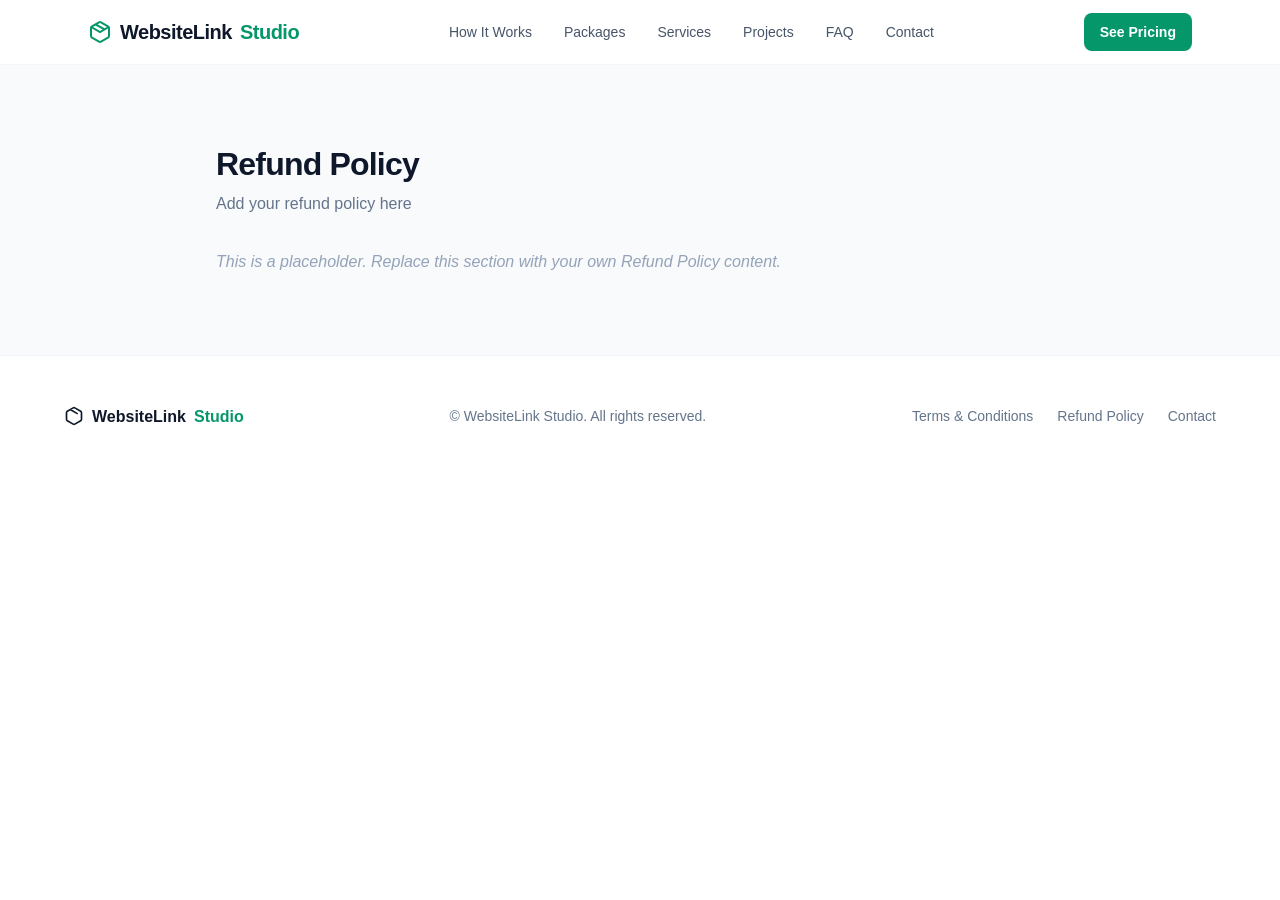
<file: refunds.html>
<!DOCTYPE html>
<html lang="en">
<head>
<meta charset="UTF-8">
<meta name="viewport" content="width=device-width, initial-scale=1.0">
<title>Refunds — WebsiteLink Studio</title>
<link rel="stylesheet" href="style.css">
</head>
<body>

<nav class="navbar">
  <div class="container">
    <a href="#" class="logo">
      <svg viewBox="0 0 24 24" fill="none" stroke="currentColor" stroke-width="2"><path d="m7.5 4.27 9 5.15M21 8a2 2 0 0 0-1-1.73l-7-4a2 2 0 0 0-2 0l-7 4A2 2 0 0 0 3 8v8a2 2 0 0 0 1 1.73l7 4a2 2 0 0 0 2 0l7-4A2 2 0 0 0 21 16V8Z"/><path d="m3.3 7 8.7 5 8.7-5"/></svg>
      <span>WebsiteLink</span><span>Studio</span>
    </a>
    <div class="nav-links">
      <a href="how.html">How It Works</a>
      <a href="packages.html">Packages</a>
      <a href="services.html">Services</a>
      <a href="projects.html">Projects</a>
      <a href="faq.html">FAQ</a>
      <a href="contact.html">Contact</a>
    </div>
    <div class="nav-actions">
      <a href="packages.html" class="btn btn-primary">See Pricing</a>
      <button class="mobile-menu-btn" onclick="toggleMobileMenu()" aria-label="Menu">
        <svg viewBox="0 0 24 24" fill="none" stroke="currentColor" stroke-width="2"><line x1="3" y1="6" x2="21" y2="6"/><line x1="3" y1="12" x2="21" y2="12"/><line x1="3" y1="18" x2="21" y2="18"/></svg>
      </button>
    </div>
  </div>
</nav>

<div class="mobile-nav" id="mobileNav">
  <a href="how.html" onclick="closeMobileMenu()">How It Works</a>
  <a href="packages.html" onclick="closeMobileMenu()">Packages</a>
  <a href="services.html" onclick="closeMobileMenu()">Services</a>
  <a href="projects.html" onclick="closeMobileMenu()">Projects</a>
  <a href="faq.html" onclick="closeMobileMenu()">FAQ</a>
  <a href="contact.html" onclick="closeMobileMenu()">Contact</a>
</div>

<section class="section section-light">
  <div class="container" style="max-width: 56rem;">
    <h1 style="font-size: 2rem; font-weight: 800; margin-bottom: 0.5rem;">Refund Policy</h1>
    <p style="color: var(--slate-500); margin-bottom: 2rem;">Add your refund policy here</p>
    <p style="color: var(--slate-400); font-style: italic;">This is a placeholder. Replace this section with your own Refund Policy content.</p>
  </div>
</section>

<footer class="footer">
  <div class="footer-content">
    <div style="display:flex;align-items:center;gap:.5rem;font-weight:700">
      <svg width="20" height="20" viewBox="0 0 24 24" fill="none" stroke="currentColor" stroke-width="2"><path d="m7.5 4.27 9 5.15M21 8a2 2 0 0 0-1-1.73l-7-4a2 2 0 0 0-2 0l-7 4A2 2 0 0 0 3 8v8a2 2 0 0 0 1 1.73l7 4a2 2 0 0 0 2 0l7-4A2 2 0 0 0 21 16V8Z"/></svg>
      <span>WebsiteLink</span><span style="color:var(--primary)">Studio</span>
    </div>
    <div class="footer-copy">&copy; <span id="year"></span> WebsiteLink Studio. All rights reserved.</div>
    <div class="footer-links">
      <a onclick="showPage('terms')">Terms &amp; Conditions</a>
      <a onclick="showPage('refunds')">Refund Policy</a>
      <a href="contact.html" onclick="window.location.href='index.html'; window.location.hash='contact';">Contact</a>
    </div>
  </div>
</footer>

<script>

// ==================== PAGE NAVIGATION ====================
function showPage(page) {
  document.getElementById('mainSite').style.display = 'none';
  document.querySelectorAll('.page-section').forEach(s => s.classList.remove('active'));
  document.getElementById('page-' + page).classList.add('active');
  window.scrollTo(0, 0);
}
function showHome() {
  document.querySelectorAll('.page-section').forEach(s => s.classList.remove('active'));
  document.getElementById('mainSite').style.display = 'block';
  window.scrollTo(0, 0);
}

// ==================== STRIPE PAYMENT LINKS ====================
const STRIPE_PAYMENT_LINKS = {
  starter:    "https://buy.stripe.com/eVq5kC5Sce0eeqV3WG4c800",
  business:   "https://buy.stripe.com/14AdR81BW3lAaaF0Ku4c801",
  premium:    "https://buy.stripe.com/aFabJ03K49JY0A5eBk4c802",
  ecommerce:  "https://buy.stripe.com/cNi9AS0xSe0eaaF0Ku4c803"
};
const PAYPAL_LINKS = {
  starter:    "https://paypal.me/YOUR_PAYPAL/250",
  business:   "https://paypal.me/YOUR_PAYPAL/500",
  premium:    "https://paypal.me/YOUR_PAYPAL/1000",
  ecommerce:  "https://paypal.me/YOUR_PAYPAL/1500"
};

// ==================== MOBILE MENU ====================
function toggleMobileMenu(){
  document.getElementById('mobileNav').classList.toggle('show');
}
function closeMobileMenu(){
  document.getElementById('mobileNav').classList.remove('show');
}

// ==================== PACKAGE SELECTION ====================
let selectedPackage = null;
const prices = { starter: 499, business: 999, premium: 1999, ecommerce: 2999 };
const names  = { starter: 'Starter', business: 'Business', premium: 'Premium', ecommerce: 'Online Store' };

function selectPackage(id){
  selectedPackage = id;
  document.querySelectorAll('.package-card').forEach(c => c.classList.remove('selected'));
  document.getElementById('card-' + id).classList.add('selected');
}

// ==================== PAYMENT MODAL ====================
let selectedPayMethod = 'stripe';

function openPayModal(pkg){
  selectedPackage = pkg;
  const price = prices[pkg];
  const deposit = Math.ceil(price / 2);
  const balance = price - deposit;

  document.getElementById('modalPrice').textContent = '\u20AC' + price;
  document.getElementById('modalDesc').textContent = names[pkg] + ' Package - 50% deposit';
  document.getElementById('modalFullPrice').textContent = '\u20AC' + price;
  document.getElementById('modalDeposit').textContent = '\u20AC' + deposit;
  document.getElementById('modalBalance').textContent = '\u20AC' + balance;
  document.getElementById('modalPayBtn').innerHTML = '<svg viewBox="0 0 24 24" fill="none" stroke="currentColor" stroke-width="2" width="18" height="18"><rect x="1" y="4" width="22" height="16" rx="2" ry="2"/><line x1="1" y1="10" x2="23" y2="10"/></svg> Pay \u20AC' + deposit + ' Deposit';

  document.getElementById('payError').classList.remove('show');
  document.getElementById('modalPayBtn').style.opacity = '1';
  document.getElementById('modalPayBtn').style.pointerEvents = 'auto';

  document.getElementById('payModal').classList.add('show');
  document.body.style.overflow = 'hidden';
}

function closePayModal(){
  document.getElementById('payModal').classList.remove('show');
  document.body.style.overflow = '';
}

function selectPayOption(el, method){
  document.querySelectorAll('.pay-option').forEach(o => o.classList.remove('active'));
  el.classList.add('active');
  selectedPayMethod = method;
}

function processPayment(){
  const pkg = selectedPackage;
  if (!pkg) return false;

  const links = selectedPayMethod === 'stripe' ? STRIPE_PAYMENT_LINKS : PAYPAL_LINKS;
  const url = links[pkg];

  if (!url || url.includes('YOUR_') || url === 'YOUR_LINK_HERE') {
    document.getElementById('payError').classList.add('show');
    document.getElementById('modalPayBtn').style.opacity = '0.5';
    document.getElementById('modalPayBtn').style.pointerEvents = 'none';
    return false;
  }

  const btn = document.getElementById('modalPayBtn');
  btn.href = url;

  setTimeout(closePayModal, 100);
  return true;
}

// Close modal on overlay click
document.getElementById('payModal').addEventListener('click', function(e){
  if (e.target === this) closePayModal();
});

// Escape key to close modal
document.addEventListener('keydown', function(e){
  if (e.key === 'Escape') closePayModal();
});

// ==================== FAQ ====================
function toggleFaq(btn){
  const ans = btn.nextElementSibling;
  const open = ans.classList.contains('show');
  document.querySelectorAll('.faq-answer').forEach(a => a.classList.remove('show'));
  document.querySelectorAll('.faq-question').forEach(q => q.classList.remove('active'));
  if (!open) { ans.classList.add('show'); btn.classList.add('active'); }
}

// ==================== CONTACT FORM (Formspree - FormData) ====================
const FORMSPREE_CONTACT_ID = 'xeenjwyg';
const FORMSPREE_BRIEF_ID = 'xkoywadq';

function sendMessage(){
  const n = document.getElementById('contactName').value.trim();
  const e = document.getElementById('contactEmail').value.trim();
  const m = document.getElementById('contactMessage').value.trim();
  if (!n || !e || !m) { alert('Please fill all fields'); return; }
  if (!/^[^\s@]+@[^\s@]+\.[^\s@]+$/.test(e)) { alert('Please enter a valid email'); return; }

  var fd = new FormData();
  fd.append('name', n);
  fd.append('email', e);
  fd.append('message', m);
  fd.append('_subject', 'New message from WebsiteLink Studio contact form');
  fd.append('_replyto', e);

  fetch('https://formspree.io/f/' + FORMSPREE_CONTACT_ID, {
    method: 'POST',
    body: fd,
    headers: { 'Accept': 'application/json' }
  }).then(function(r) {
    if (r.ok) {
      document.getElementById('contactForm').classList.add('hidden');
      document.getElementById('contactSuccess').classList.remove('hidden');
    } else {
      alert('Something went wrong. Please email us directly at contact@websitelinkstudio.ie');
    }
  }).catch(function() {
    alert('Something went wrong. Please email us directly at contact@websitelinkstudio.ie');
  });
}

function resetForm(){
  document.getElementById('contactName').value = '';
  document.getElementById('contactEmail').value = '';
  document.getElementById('contactMessage').value = '';
  document.getElementById('contactForm').classList.remove('hidden');
  document.getElementById('contactSuccess').classList.add('hidden');
}

// ==================== 6-STEP BRIEF WIZARD ====================
let wizardStep = 1;
const totalSteps = 6;

function updateWizardUI(){
  document.querySelectorAll('.wizard-step').forEach(function(el) {
    var s = parseInt(el.dataset.step);
    el.classList.remove('active', 'completed');
    if (s < wizardStep) el.classList.add('completed');
    if (s === wizardStep) el.classList.add('active');
  });
  var pct = ((wizardStep - 1) / (totalSteps - 1)) * 100;
  document.getElementById('progressLine').style.width = pct + '%';
  document.querySelectorAll('.wizard-step-content').forEach(function(el) { el.classList.remove('active'); });
  document.getElementById('step-' + wizardStep).classList.add('active');
  window.scrollTo({ top: 0, behavior: 'smooth' });
}

function nextStep(){
  if (!validateStep(wizardStep)) return;
  if (wizardStep < totalSteps) {
    wizardStep++;
    updateWizardUI();
    if (wizardStep === 6) buildReview();
  }
}

function prevStep(){
  if (wizardStep > 1) { wizardStep--; updateWizardUI(); }
}

function goToStep(n){
  wizardStep = n;
  updateWizardUI();
}

function selectRadio(card, name){
  document.querySelectorAll('input[name="' + name + '"]').forEach(function(inp) {
    inp.closest('.radio-card').classList.remove('selected');
  });
  card.classList.add('selected');
  card.querySelector('input').checked = true;
}

function toggleCheckbox(card){
  var cb = card.querySelector('input');
  cb.checked = !cb.checked;
  card.classList.toggle('selected', cb.checked);
}

function showFieldError(id, show){
  var el = document.getElementById(id);
  if (!el) return;
  el.classList.toggle('show', show);
  var inputId = id.replace('err_', 'w_');
  var input = document.getElementById(inputId);
  if (input) input.classList.toggle('field-error', show);
}

function validateStep(step){
  var valid = true;
  document.querySelectorAll('.error-msg').forEach(function(e) { e.classList.remove('show'); });
  document.querySelectorAll('.field-error').forEach(function(e) { e.classList.remove('field-error'); });

  if (step === 1) {
    var name = document.getElementById('w_name').value.trim();
    var email = document.getElementById('w_email').value.trim();
    var about = document.getElementById('w_about').value.trim();
    if (!name) { showFieldError('err_name', true); valid = false; }
    if (!email || !/^[^\s@]+@[^\s@]+\.[^\s@]+$/.test(email)) { showFieldError('err_email', true); valid = false; }
    if (!about) { showFieldError('err_about', true); valid = false; }
  }
  if (step === 2) {
    if (!document.querySelector('input[name="w_goal"]:checked')) { showFieldError('err_goal', true); valid = false; }
  }
  if (step === 3) {
    if (!document.querySelector('input[name="w_logo"]:checked')) { showFieldError('err_logo', true); valid = false; }
    if (!document.querySelector('input[name="w_style"]:checked')) { showFieldError('err_style', true); valid = false; }
  }
  if (step === 4) {
    if (!document.querySelector('input[name="w_copy"]:checked')) { showFieldError('err_copy', true); valid = false; }
    if (!document.querySelector('input[name="w_images"]:checked')) { showFieldError('err_images', true); valid = false; }
  }
  if (step === 5) {
    if (!document.querySelector('input[name="w_hasdomain"]:checked')) { showFieldError('err_hasdomain', true); valid = false; }
    var pkg = document.getElementById('w_package').value;
    if (!pkg) { showFieldError('err_package', true); document.getElementById('w_package').classList.add('field-error'); valid = false; }
    if (!document.querySelector('input[name="w_timeline"]:checked')) { showFieldError('err_timeline', true); valid = false; }
  }
  return valid;
}

function getCheckedValues(name){
  return Array.from(document.querySelectorAll('input[name="' + name + '"]:checked')).map(function(cb) { return cb.value; }).join(', ') || 'Not specified';
}

function getRadioValue(name){
  var el = document.querySelector('input[name="' + name + '"]:checked');
  return el ? el.value : 'Not specified';
}

function buildReview(){
  var data = [
    { title: 'Contact Information', step: 1, content: '<strong>Name:</strong> ' + document.getElementById('w_name').value + '<br><strong>Email:</strong> ' + document.getElementById('w_email').value + '<br><strong>Phone:</strong> ' + (document.getElementById('w_phone').value || 'N/A') + '<br><strong>Company:</strong> ' + (document.getElementById('w_company').value || 'N/A') + '<br><strong>Industry:</strong> ' + (document.getElementById('w_industry').value || 'N/A') },
    { title: 'About Business', step: 1, content: document.getElementById('w_about').value.replace(/\n/g, '<br>') },
    { title: 'Primary Goal', step: 2, content: getRadioValue('w_goal') },
    { title: 'Pages Needed', step: 2, content: getCheckedValues('w_pages') },
    { title: 'Features Needed', step: 2, content: getCheckedValues('w_features') },
    { title: 'Logo', step: 3, content: getRadioValue('w_logo') },
    { title: 'Brand Colours', step: 3, content: document.getElementById('w_colours').value || 'Not specified' },
    { title: 'Design Style', step: 3, content: getRadioValue('w_style') },
    { title: 'Reference Websites', step: 3, content: document.getElementById('w_references').value ? document.getElementById('w_references').value.replace(/\n/g, '<br>') : '<span class="review-empty">Not provided</span>' },
    { title: 'Text Copy', step: 4, content: getRadioValue('w_copy') },
    { title: 'Images', step: 4, content: getRadioValue('w_images') },
    { title: 'Existing Content', step: 4, content: document.getElementById('w_content_extra').value ? document.getElementById('w_content_extra').value.replace(/\n/g, '<br>') : '<span class="review-empty">Not provided</span>' },
    { title: 'Domain Status', step: 5, content: getRadioValue('w_hasdomain') },
    { title: 'Desired Domain', step: 5, content: document.getElementById('w_domain_name').value || 'Not specified' },
    { title: 'Package', step: 5, content: document.getElementById('w_package').value },
    { title: 'Timeline', step: 5, content: getRadioValue('w_timeline') }
  ];

  document.getElementById('reviewList').innerHTML = data.map(function(item) {
    return '<div class="review-item"><div class="review-item-header"><span class="review-item-title">' + item.title + '</span><span class="review-item-step">Step ' + item.step + ' <span class="review-item-edit" onclick="goToStep(' + item.step + ')">Edit</span></span></div><div class="review-item-content">' + item.content + '</div></div>';
  }).join('');
}

function submitBrief(){
  var btn = document.getElementById('submitBriefBtn');
  btn.textContent = 'Sending...';
  btn.disabled = true;
  btn.style.opacity = '0.6';

  var message = 'NEW PROJECT BRIEF - WebsiteLink Studio\n\n=== STEP 1: BUSINESS INFO ===\nName: ' + document.getElementById('w_name').value + '\nEmail: ' + document.getElementById('w_email').value + '\nPhone: ' + (document.getElementById('w_phone').value || 'N/A') + '\nCompany: ' + (document.getElementById('w_company').value || 'N/A') + '\nIndustry: ' + (document.getElementById('w_industry').value || 'N/A') + '\n\nAbout Business:\n' + document.getElementById('w_about').value + '\n\n=== STEP 2: WEBSITE GOALS ===\nPrimary Goal: ' + getRadioValue('w_goal') + '\nPages Needed: ' + getCheckedValues('w_pages') + '\nFeatures: ' + getCheckedValues('w_features') + '\n\n=== STEP 3: DESIGN & BRANDING ===\nLogo: ' + getRadioValue('w_logo') + '\nBrand Colours: ' + (document.getElementById('w_colours').value || 'N/A') + '\nDesign Style: ' + getRadioValue('w_style') + '\nReference Websites: ' + (document.getElementById('w_references').value || 'N/A') + '\n\n=== STEP 4: CONTENT ===\nText Copy: ' + getRadioValue('w_copy') + '\nImages: ' + getRadioValue('w_images') + '\nExisting Content: ' + (document.getElementById('w_content_extra').value || 'N/A') + '\n\n=== STEP 5: DOMAIN & TECHNICAL ===\nDomain Status: ' + getRadioValue('w_hasdomain') + '\nDesired Domain: ' + (document.getElementById('w_domain_name').value || 'N/A') + '\nPackage: ' + document.getElementById('w_package').value + '\nTimeline: ' + getRadioValue('w_timeline') + '\n';

  var fd = new FormData();
  fd.append('name', document.getElementById('w_name').value);
  fd.append('email', document.getElementById('w_email').value);
  fd.append('message', message);
  fd.append('_subject', 'New Project Brief - ' + document.getElementById('w_package').value);
  fd.append('_replyto', document.getElementById('w_email').value);

  fetch('https://formspree.io/f/' + FORMSPREE_BRIEF_ID, {
    method: 'POST',
    body: fd,
    headers: { 'Accept': 'application/json' }
  }).then(function(r) {
    btn.textContent = 'Send Brief';
    btn.disabled = false;
    btn.style.opacity = '1';
    if (r.ok) {
      document.getElementById('briefForm').classList.add('hidden');
      document.getElementById('briefSuccess').classList.remove('hidden');
      document.getElementById('wizardProgress').style.display = 'none';
    } else {
      alert('Something went wrong. Please email us directly at contact@websitelinkstudio.ie');
    }
  }).catch(function() {
    btn.textContent = 'Send Brief';
    btn.disabled = false;
    btn.style.opacity = '1';
    alert('Something went wrong. Please email us directly at contact@websitelinkstudio.ie');
  });
}

function resetBrief(){
  wizardStep = 1;
  document.getElementById('briefForm').reset();
  document.querySelectorAll('.radio-card').forEach(function(c) { c.classList.remove('selected'); });
  document.querySelectorAll('.checkbox-card').forEach(function(c) { c.classList.remove('selected'); });
  document.querySelectorAll('.error-msg').forEach(function(e) { e.classList.remove('show'); });
  document.querySelectorAll('.field-error').forEach(function(e) { e.classList.remove('field-error'); });
  document.getElementById('briefForm').classList.remove('hidden');
  document.getElementById('briefSuccess').classList.add('hidden');
  document.getElementById('wizardProgress').style.display = '';
  document.getElementById('progressLine').style.width = '0%';
  updateWizardUI();
}

// ==================== YEAR ====================
document.getElementById('year').textContent = new Date().getFullYear();

</script>

</body>
</html>
</file>
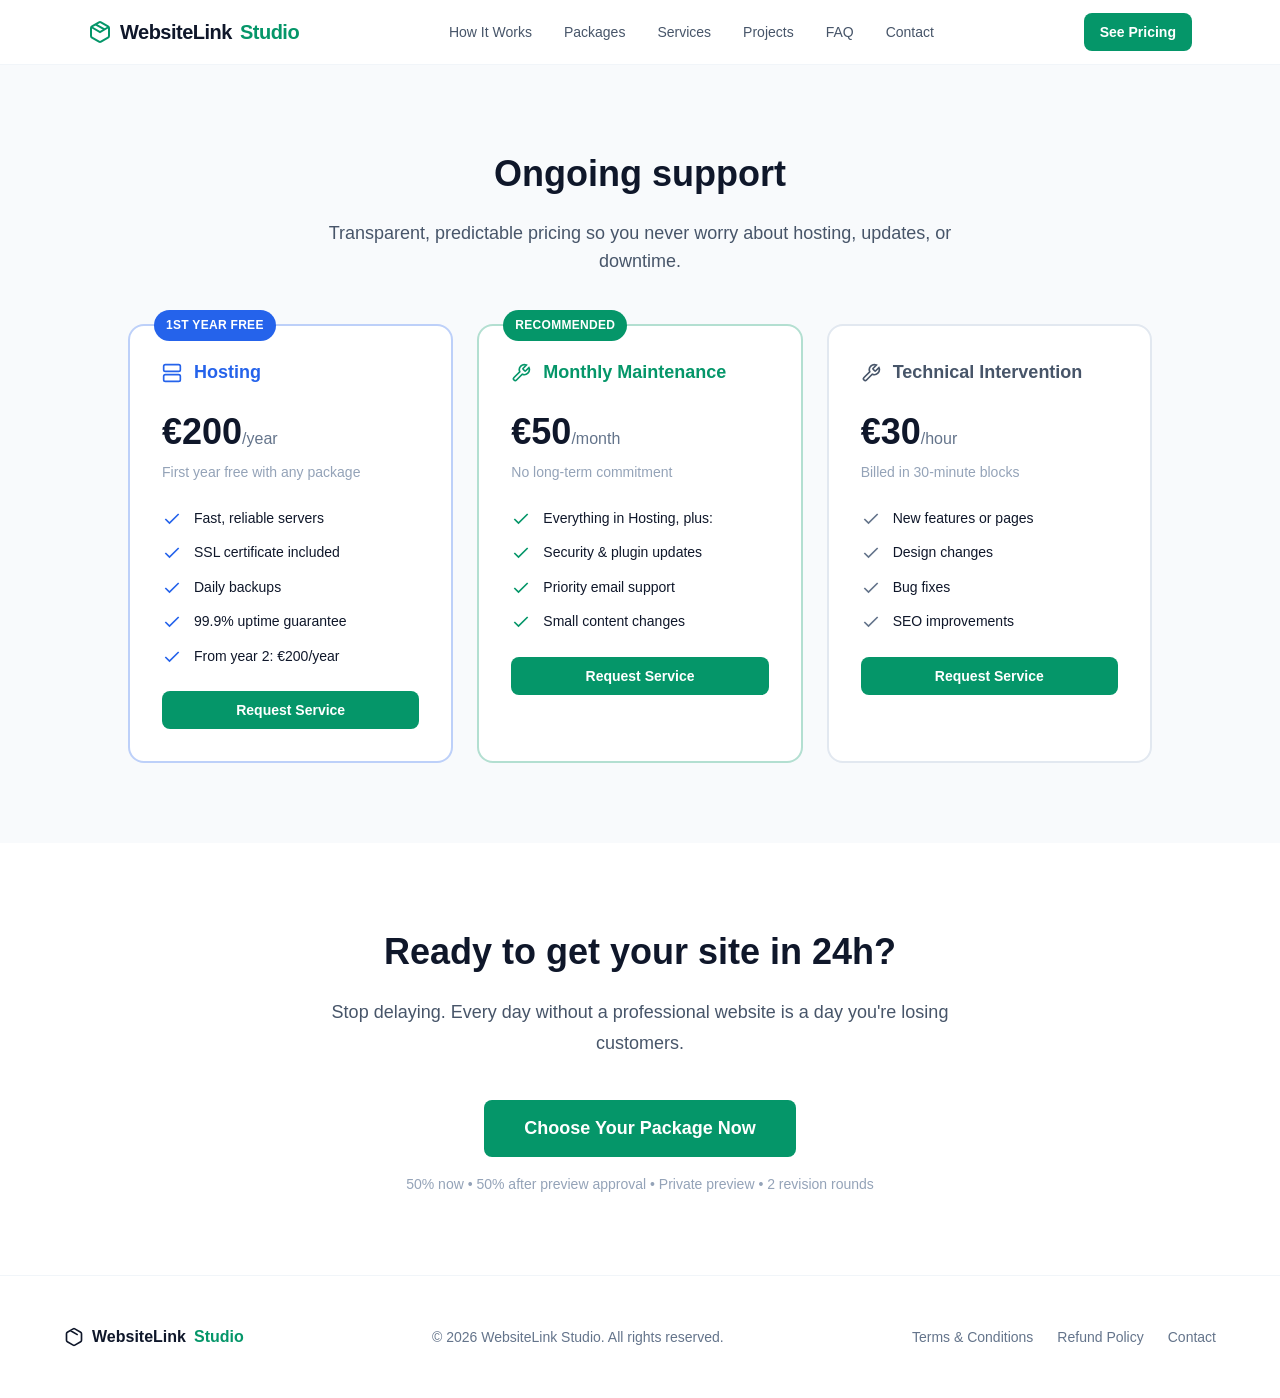
<file: services.html>
<!DOCTYPE html>
<html lang="en">
<head>
<meta charset="UTF-8">
<meta name="viewport" content="width=device-width, initial-scale=1.0">
<title>Services — WebsiteLink Studio</title>
<link rel="stylesheet" href="style.css">
</head>
<body>

<nav class="navbar">
  <div class="container">
    <a href="index.html" class="logo">
      <svg viewBox="0 0 24 24" fill="none" stroke="currentColor" stroke-width="2"><path d="m7.5 4.27 9 5.15M21 8a2 2 0 0 0-1-1.73l-7-4a2 2 0 0 0-2 0l-7 4A2 2 0 0 0 3 8v8a2 2 0 0 0 1 1.73l7 4a2 2 0 0 0 2 0l7-4A2 2 0 0 0 21 16V8Z"/><path d="m3.3 7 8.7 5 8.7-5"/></svg>
      <span>WebsiteLink</span><span>Studio</span>
    </a>
    <div class="nav-links">
      <a href="how.html">How It Works</a>
      <a href="packages.html">Packages</a>
      <a href="services.html">Services</a>
      <a href="projects.html">Projects</a>
      <a href="faq.html">FAQ</a>
      <a href="contact.html">Contact</a>
    </div>
    <div class="nav-actions">
      <a href="packages.html" class="btn btn-primary">See Pricing</a>
      <button class="mobile-menu-btn" onclick="toggleMobileMenu()" aria-label="Menu">
        <svg viewBox="0 0 24 24" fill="none" stroke="currentColor" stroke-width="2"><line x1="3" y1="6" x2="21" y2="6"/><line x1="3" y1="12" x2="21" y2="12"/><line x1="3" y1="18" x2="21" y2="18"/></svg>
      </button>
    </div>
  </div>
</nav>

<div class="mobile-nav" id="mobileNav">
  <a href="how.html" onclick="closeMobileMenu()">How It Works</a>
  <a href="packages.html" onclick="closeMobileMenu()">Packages</a>
  <a href="services.html" onclick="closeMobileMenu()">Services</a>
  <a href="projects.html" onclick="closeMobileMenu()">Projects</a>
  <a href="faq.html" onclick="closeMobileMenu()">FAQ</a>
  <a href="contact.html" onclick="closeMobileMenu()">Contact</a>
</div>

<section class="section section-light" id="services">
  <div class="container">
    <div class="text-center">
      <h2>Ongoing support</h2>
      <p class="section-desc">Transparent, predictable pricing so you never worry about hosting, updates, or downtime.</p>
    </div>
    <div class="services-grid">
      <div class="service-card hosting">
        <div class="service-badge hosting">1st Year Free</div>
        <div class="service-header" style="color:var(--blue)">
          <svg viewBox="0 0 24 24" fill="none" stroke="currentColor" stroke-width="2"><rect x="2" y="2" width="20" height="8" rx="2" ry="2"/><rect x="2" y="14" width="20" height="8" rx="2" ry="2"/><line x1="6" y1="6" x2="6.01" y2="6"/><line x1="6" y1="18" x2="6.01" y2="18"/></svg>
          <span class="service-name">Hosting</span>
        </div>
        <div><span class="service-price">&euro;200</span><span class="service-period">/year</span></div>
        <p class="service-desc">First year free with any package</p>
        <ul class="service-features">
          <li><svg viewBox="0 0 24 24" fill="none" stroke="currentColor" stroke-width="2" style="color:var(--blue)"><polyline points="20 6 9 17 4 12"/></svg><span>Fast, reliable servers</span></li>
          <li><svg viewBox="0 0 24 24" fill="none" stroke="currentColor" stroke-width="2" style="color:var(--blue)"><polyline points="20 6 9 17 4 12"/></svg><span>SSL certificate included</span></li>
          <li><svg viewBox="0 0 24 24" fill="none" stroke="currentColor" stroke-width="2" style="color:var(--blue)"><polyline points="20 6 9 17 4 12"/></svg><span>Daily backups</span></li>
          <li><svg viewBox="0 0 24 24" fill="none" stroke="currentColor" stroke-width="2" style="color:var(--blue)"><polyline points="20 6 9 17 4 12"/></svg><span>99.9% uptime guarantee</span></li>
          <li><svg viewBox="0 0 24 24" fill="none" stroke="currentColor" stroke-width="2" style="color:var(--blue)"><polyline points="20 6 9 17 4 12"/></svg><span>From year 2: &euro;200/year</span></li>
        </ul>
          <div style="margin-top:1.5rem">
            <a href="contact.html" class="btn btn-primary btn-block" style="font-weight:700">Request Service</a>
          </div>
      </div>
      <div class="service-card maintenance">
        <div class="service-badge maintenance">Recommended</div>
        <div class="service-header" style="color:var(--primary)">
          <svg viewBox="0 0 24 24" fill="none" stroke="currentColor" stroke-width="2"><path d="M14.7 6.3a1 1 0 0 0 0 1.4l1.6 1.6a1 1 0 0 0 1.4 0l3.77-3.77a6 6 0 0 1-7.94 7.94l-6.91 6.91a2.12 2.12 0 0 1-3-3l6.91-6.91a6 6 0 0 1 7.94-7.94l-3.76 3.76z"/></svg>
          <span class="service-name">Monthly Maintenance</span>
        </div>
        <div><span class="service-price">&euro;50</span><span class="service-period">/month</span></div>
        <p class="service-desc">No long-term commitment</p>
        <ul class="service-features">
          <li><svg viewBox="0 0 24 24" fill="none" stroke="currentColor" stroke-width="2" style="color:var(--primary)"><polyline points="20 6 9 17 4 12"/></svg><span>Everything in Hosting, plus:</span></li>
          <li><svg viewBox="0 0 24 24" fill="none" stroke="currentColor" stroke-width="2" style="color:var(--primary)"><polyline points="20 6 9 17 4 12"/></svg><span>Security &amp; plugin updates</span></li>
          <li><svg viewBox="0 0 24 24" fill="none" stroke="currentColor" stroke-width="2" style="color:var(--primary)"><polyline points="20 6 9 17 4 12"/></svg><span>Priority email support</span></li>
          <li><svg viewBox="0 0 24 24" fill="none" stroke="currentColor" stroke-width="2" style="color:var(--primary)"><polyline points="20 6 9 17 4 12"/></svg><span>Small content changes</span></li>
        </ul>
          <div style="margin-top:1.5rem">
            <a href="contact.html" class="btn btn-primary btn-block" style="font-weight:700">Request Service</a>
          </div>
      </div>
      <div class="service-card hourly">
        <div class="service-header" style="color:var(--slate-600)">
          <svg viewBox="0 0 24 24" fill="none" stroke="currentColor" stroke-width="2"><path d="M14.7 6.3a1 1 0 0 0 0 1.4l1.6 1.6a1 1 0 0 0 1.4 0l3.77-3.77a6 6 0 0 1-7.94 7.94l-6.91 6.91a2.12 2.12 0 0 1-3-3l6.91-6.91a6 6 0 0 1 7.94-7.94l-3.76 3.76z"/></svg>
          <span class="service-name">Technical Intervention</span>
        </div>
        <div><span class="service-price">&euro;30</span><span class="service-period">/hour</span></div>
        <p class="service-desc">Billed in 30-minute blocks</p>
        <ul class="service-features">
          <li><svg viewBox="0 0 24 24" fill="none" stroke="currentColor" stroke-width="2" style="color:var(--slate-500)"><polyline points="20 6 9 17 4 12"/></svg><span>New features or pages</span></li>
          <li><svg viewBox="0 0 24 24" fill="none" stroke="currentColor" stroke-width="2" style="color:var(--slate-500)"><polyline points="20 6 9 17 4 12"/></svg><span>Design changes</span></li>
          <li><svg viewBox="0 0 24 24" fill="none" stroke="currentColor" stroke-width="2" style="color:var(--slate-500)"><polyline points="20 6 9 17 4 12"/></svg><span>Bug fixes</span></li>
          <li><svg viewBox="0 0 24 24" fill="none" stroke="currentColor" stroke-width="2" style="color:var(--slate-500)"><polyline points="20 6 9 17 4 12"/></svg><span>SEO improvements</span></li>
        </ul>
          <div style="margin-top:1.5rem">
            <a href="contact.html" class="btn btn-primary btn-block" style="font-weight:700">Request Service</a>
          </div>
      </div>
    </div>
  </div>
</section>

<section class="section text-center">
  <div class="container">
    <h2 style="font-size:2.25rem">Ready to get your site <span class="highlight">in 24h?</span></h2>
    <p class="subtitle">Stop delaying. Every day without a professional website is a day you're losing customers.</p>
    <a href="packages.html" class="btn btn-primary btn-lg" style="font-size:1.125rem;padding:.875rem 2.5rem;height:auto">Choose Your Package Now</a>
    <p style="color:#94a3b8;font-size:.875rem;margin-top:1rem">50% now &bull; 50% after preview approval &bull; Private preview &bull; 2 revision rounds</p>
  </div>
</section>

<!-- Footer -->

<footer class="footer">
  <div class="footer-content">
    <div style="display:flex;align-items:center;gap:.5rem;font-weight:700">
      <svg width="20" height="20" viewBox="0 0 24 24" fill="none" stroke="currentColor" stroke-width="2"><path d="m7.5 4.27 9 5.15M21 8a2 2 0 0 0-1-1.73l-7-4a2 2 0 0 0-2 0l-7 4A2 2 0 0 0 3 8v8a2 2 0 0 0 1 1.73l7 4a2 2 0 0 0 2 0l7-4A2 2 0 0 0 21 16V8Z"/></svg>
      <span>WebsiteLink</span><span style="color:var(--primary)">Studio</span>
    </div>
    <div class="footer-copy">&copy; <span id="year"></span> WebsiteLink Studio. All rights reserved.</div>
    <div class="footer-links">
      <a href="terms.html">Terms &amp; Conditions</a>
      <a href="refunds.html">Refund Policy</a>
      <a href="contact.html" href="contact.html">Contact</a>
    </div>
  </div>
</footer>

<!-- Payment Modal -->
<div class="modal-overlay" id="payModal">
  <div class="modal">
    <div class="modal-header">
      <div class="modal-title">Complete Your Order</div>
      <button class="modal-close" onclick="closePayModal()">&times;</button>
    </div>
    <div class="modal-body">
      <div class="pay-error" id="payError">
        <div style="display:flex;gap:.75rem;align-items:flex-start">
          <svg viewBox="0 0 24 24" fill="none" stroke="#dc2626" stroke-width="2" width="20" height="20" style="flex-shrink:0;margin-top:.125rem"><circle cx="12" cy="12" r="10"/><line x1="12" y1="8" x2="12" y2="12"/><line x1="12" y1="16" x2="12.01" y2="16"/></svg>
          <div>
            <p style="font-weight:600;color:#991b1b;font-size:.875rem;margin-bottom:.25rem">Payment link not configured</p>
            <p style="font-size:.875rem;color:#b91c1c;line-height:1.5">Please contact us at <a href="mailto:contact@websitelinkstudio.ie" style="color:#991b1b;text-decoration:underline;font-weight:600">contact@websitelinkstudio.ie</a> to complete your order.</p>
          </div>
        </div>
      </div>
      <div class="modal-price" id="modalPrice">&euro;499</div>
      <div class="modal-desc" id="modalDesc">Starter Package - 50% deposit</div>
      <div style="background:#f8fafc;border-radius:.75rem;padding:1rem;margin:1.5rem 0">
        <div style="display:flex;justify-content:space-between;font-size:.875rem;margin-bottom:.5rem">
          <span style="color:#64748b">Package price</span>
          <span style="font-weight:600" id="modalFullPrice">&euro;499</span>
        </div>
        <div style="display:flex;justify-content:space-between;font-size:.875rem;margin-bottom:.5rem">
          <span style="color:#64748b">Pay now (50% deposit)</span>
          <span style="font-weight:700;color:var(--primary)" id="modalDeposit">&euro;250</span>
        </div>
        <div style="display:flex;justify-content:space-between;font-size:.875rem">
          <span style="color:#64748b">Pay later (after preview)</span>
          <span style="font-weight:600" id="modalBalance">&euro;249</span>
        </div>
        <div style="border-top:1px dashed #cbd5e1;margin-top:.75rem;padding-top:.75rem;font-size:.75rem;color:#94a3b8">
          You will receive a secure payment link for the remaining 50% after you approve the preview.
        </div>
      </div>
      <div class="pay-option active" onclick="selectPayOption(this, 'stripe')">
        <div class="pay-icon" style="background:#635bff">
          <svg viewBox="0 0 24 24" fill="white" width="20" height="20"><path d="M13.976 9.15c-2.172-.806-3.356-1.426-3.356-2.409 0-.831.683-1.305 1.901-1.305 2.227 0 4.515.858 6.09 1.631l.89-5.494C18.252.975 15.697 0 12.165 0 9.667 0 7.589.654 6.104 1.872 4.56 3.147 3.757 4.992 3.757 7.218c0 4.039 2.467 5.76 6.476 7.219 2.585.92 3.445 1.574 3.445 2.583 0 .98-.84 1.545-2.354 1.545-1.875 0-4.965-.921-6.99-2.109l-.9 5.555C5.175 22.99 8.385 24 11.714 24c2.641 0 4.843-.624 6.328-1.813 1.664-1.305 2.525-3.236 2.525-5.732 0-4.128-2.591-5.847-6.591-7.305z"/></svg>
        </div>
        <div>
          <div class="pay-label">Pay with Card (Stripe)</div>
          <div class="pay-desc">Visa, Mastercard, Amex - secure checkout</div>
        </div>
      </div>
      <div class="pay-option" onclick="selectPayOption(this, 'paypal')">
        <div class="pay-icon" style="background:#0070ba">
          <svg viewBox="0 0 24 24" fill="white" width="18" height="18"><path d="M7.076 21.337H2.47a.641.641 0 0 1-.633-.74L4.944.901C5.026.382 5.474 0 5.998 0h7.46c2.57 0 4.578.543 5.69 1.81 1.01 1.15 1.304 2.42 1.012 4.287-.023.143-.047.288-.077.437-.924 5.424-3.656 8.64-8.254 8.64H9.605l-1.087 6.904a.641.641 0 0 1-.633.74H7.076z"/><path d="M20.067 8.94c-.023.143-.047.288-.077.437-.462 2.71-1.71 4.861-3.815 6.317-1.893 1.318-4.41 2.006-7.355 2.006h-2.03l-1.087 6.904a.641.641 0 0 0 .633.74h3.606a.641.641 0 0 0 .633-.74l.27-1.715c.063-.4.426-.698.832-.698h.527c3.447 0 6.146-1.395 7.335-4.902.42-1.21.578-2.433.423-3.583-.042-.313-.218-.628-.454-.766z"/></svg>
        </div>
        <div>
          <div class="pay-label">Pay with PayPal</div>
          <div class="pay-desc">PayPal account or guest checkout</div>
        </div>
      </div>
      <div class="stripe-badge">
        <svg viewBox="0 0 24 24" fill="none" stroke="currentColor" stroke-width="2" width="14" height="14"><path d="M12 22s8-4 8-10V5l-8-3-8 3v7c0 6 8 10 8 10z"/></svg>
        Payments processed securely by Stripe. We never store your card details.
      </div>
    </div>
    <div class="modal-footer">
      <a class="btn btn-primary btn-lg btn-block" id="modalPayBtn" href="#" target="_blank" style="text-decoration:none" onclick="return processPayment()">
        <svg viewBox="0 0 24 24" fill="none" stroke="currentColor" stroke-width="2" width="18" height="18"><rect x="1" y="4" width="22" height="16" rx="2" ry="2"/><line x1="1" y1="10" x2="23" y2="10"/></svg>
        Pay Deposit
      </a>
    </div>
  </div>
</div>

<script>
// ==================== STRIPE PAYMENT LINKS ====================
const STRIPE_PAYMENT_LINKS = {
  starter:    "https://buy.stripe.com/eVq5kC5Sce0eeqV3WG4c800",
  business:   "https://buy.stripe.com/14AdR81BW3lAaaF0Ku4c801",
  premium:    "https://buy.stripe.com/aFabJ03K49JY0A5eBk4c802",
  ecommerce:  "https://buy.stripe.com/cNi9AS0xSe0eaaF0Ku4c803"
};
const PAYPAL_LINKS = {
  starter:    "https://paypal.me/YOUR_PAYPAL/250",
  business:   "https://paypal.me/YOUR_PAYPAL/500",
  premium:    "https://paypal.me/YOUR_PAYPAL/1000",
  ecommerce:  "https://paypal.me/YOUR_PAYPAL/1500"
};

// ==================== MOBILE MENU ====================
function toggleMobileMenu(){
  document.getElementById('mobileNav').classList.toggle('show');
}
function closeMobileMenu(){
  document.getElementById('mobileNav').classList.remove('show');
}

// ==================== PACKAGE SELECTION ====================
let selectedPackage = null;
const prices = { starter: 499, business: 999, premium: 1999, ecommerce: 2999 };
const names  = { starter: 'Starter', business: 'Business', premium: 'Premium', ecommerce: 'Online Store' };

function selectPackage(id){
  selectedPackage = id;
  document.querySelectorAll('.package-card').forEach(c => c.classList.remove('selected'));
  document.getElementById('card-' + id).classList.add('selected');
}

// ==================== PAYMENT MODAL ====================
let selectedPayMethod = 'stripe';

function openPayModal(pkg){
  selectedPackage = pkg;
  const price = prices[pkg];
  const deposit = Math.ceil(price / 2);
  const balance = price - deposit;

  document.getElementById('modalPrice').textContent = '\u20AC' + price;
  document.getElementById('modalDesc').textContent = names[pkg] + ' Package - 50% deposit';
  document.getElementById('modalFullPrice').textContent = '\u20AC' + price;
  document.getElementById('modalDeposit').textContent = '\u20AC' + deposit;
  document.getElementById('modalBalance').textContent = '\u20AC' + balance;
  document.getElementById('modalPayBtn').innerHTML = '<svg viewBox="0 0 24 24" fill="none" stroke="currentColor" stroke-width="2" width="18" height="18"><rect x="1" y="4" width="22" height="16" rx="2" ry="2"/><line x1="1" y1="10" x2="23" y2="10"/></svg> Pay \u20AC' + deposit + ' Deposit';

  document.getElementById('payError').classList.remove('show');
  document.getElementById('modalPayBtn').style.opacity = '1';
  document.getElementById('modalPayBtn').style.pointerEvents = 'auto';

  document.getElementById('payModal').classList.add('show');
  document.body.style.overflow = 'hidden';
}

function closePayModal(){
  document.getElementById('payModal').classList.remove('show');
  document.body.style.overflow = '';
}

function selectPayOption(el, method){
  document.querySelectorAll('.pay-option').forEach(o => o.classList.remove('active'));
  el.classList.add('active');
  selectedPayMethod = method;
}

function processPayment(){
  const pkg = selectedPackage;
  if (!pkg) return false;

  const links = selectedPayMethod === 'stripe' ? STRIPE_PAYMENT_LINKS : PAYPAL_LINKS;
  const url = links[pkg];

  if (!url || url.includes('YOUR_') || url === 'YOUR_LINK_HERE') {
    document.getElementById('payError').classList.add('show');
    document.getElementById('modalPayBtn').style.opacity = '0.5';
    document.getElementById('modalPayBtn').style.pointerEvents = 'none';
    return false;
  }

  const btn = document.getElementById('modalPayBtn');
  btn.href = url;

  setTimeout(closePayModal, 100);
  return true;
}

// Close modal on overlay click
document.getElementById('payModal').addEventListener('click', function(e){
  if (e.target === this) closePayModal();
});

// Escape key to close modal
document.addEventListener('keydown', function(e){
  if (e.key === 'Escape') closePayModal();
});

// ==================== FAQ ====================
function toggleFaq(btn){
  const ans = btn.nextElementSibling;
  const open = ans.classList.contains('show');
  document.querySelectorAll('.faq-answer').forEach(a => a.classList.remove('show'));
  document.querySelectorAll('.faq-question').forEach(q => q.classList.remove('active'));
  if (!open) { ans.classList.add('show'); btn.classList.add('active'); }
}

// ==================== CONTACT FORM (Formspree - FormData) ====================
const FORMSPREE_CONTACT_ID = 'xeenjwyg';
const FORMSPREE_BRIEF_ID = 'xkoywadq';

function sendMessage(){
  const n = document.getElementById('contactName').value.trim();
  const e = document.getElementById('contactEmail').value.trim();
  const m = document.getElementById('contactMessage').value.trim();
  if (!n || !e || !m) { alert('Please fill all fields'); return; }
  if (!/^[^\s@]+@[^\s@]+\.[^\s@]+$/.test(e)) { alert('Please enter a valid email'); return; }

  var fd = new FormData();
  fd.append('name', n);
  fd.append('email', e);
  fd.append('message', m);
  fd.append('_subject', 'New message from WebsiteLink Studio contact form');
  fd.append('_replyto', e);

  fetch('https://formspree.io/f/' + FORMSPREE_CONTACT_ID, {
    method: 'POST',
    body: fd,
    headers: { 'Accept': 'application/json' }
  }).then(function(r) {
    if (r.ok) {
      document.getElementById('contactForm').classList.add('hidden');
      document.getElementById('contactSuccess').classList.remove('hidden');
    } else {
      alert('Something went wrong. Please email us directly at contact@websitelinkstudio.ie');
    }
  }).catch(function() {
    alert('Something went wrong. Please email us directly at contact@websitelinkstudio.ie');
  });
}

function resetForm(){
  document.getElementById('contactName').value = '';
  document.getElementById('contactEmail').value = '';
  document.getElementById('contactMessage').value = '';
  document.getElementById('contactForm').classList.remove('hidden');
  document.getElementById('contactSuccess').classList.add('hidden');
}

// ==================== 6-STEP BRIEF WIZARD ====================
let wizardStep = 1;
const totalSteps = 6;

function updateWizardUI(){
  document.querySelectorAll('.wizard-step').forEach(function(el) {
    var s = parseInt(el.dataset.step);
    el.classList.remove('active', 'completed');
    if (s < wizardStep) el.classList.add('completed');
    if (s === wizardStep) el.classList.add('active');
  });
  var pct = ((wizardStep - 1) / (totalSteps - 1)) * 100;
  document.getElementById('progressLine').style.width = pct + '%';
  document.querySelectorAll('.wizard-step-content').forEach(function(el) { el.classList.remove('active'); });
  document.getElementById('step-' + wizardStep).classList.add('active');
  window.scrollTo({ top: 0, behavior: 'smooth' });
}

function nextStep(){
  if (!validateStep(wizardStep)) return;
  if (wizardStep < totalSteps) {
    wizardStep++;
    updateWizardUI();
    if (wizardStep === 6) buildReview();
  }
}

function prevStep(){
  if (wizardStep > 1) { wizardStep--; updateWizardUI(); }
}

function goToStep(n){
  wizardStep = n;
  updateWizardUI();
}

function selectRadio(card, name){
  document.querySelectorAll('input[name="' + name + '"]').forEach(function(inp) {
    inp.closest('.radio-card').classList.remove('selected');
  });
  card.classList.add('selected');
  card.querySelector('input').checked = true;
}

function toggleCheckbox(card){
  var cb = card.querySelector('input');
  cb.checked = !cb.checked;
  card.classList.toggle('selected', cb.checked);
}

function showFieldError(id, show){
  var el = document.getElementById(id);
  if (!el) return;
  el.classList.toggle('show', show);
  var inputId = id.replace('err_', 'w_');
  var input = document.getElementById(inputId);
  if (input) input.classList.toggle('field-error', show);
}

function validateStep(step){
  var valid = true;
  document.querySelectorAll('.error-msg').forEach(function(e) { e.classList.remove('show'); });
  document.querySelectorAll('.field-error').forEach(function(e) { e.classList.remove('field-error'); });

  if (step === 1) {
    var name = document.getElementById('w_name').value.trim();
    var email = document.getElementById('w_email').value.trim();
    var about = document.getElementById('w_about').value.trim();
    if (!name) { showFieldError('err_name', true); valid = false; }
    if (!email || !/^[^\s@]+@[^\s@]+\.[^\s@]+$/.test(email)) { showFieldError('err_email', true); valid = false; }
    if (!about) { showFieldError('err_about', true); valid = false; }
  }
  if (step === 2) {
    if (!document.querySelector('input[name="w_goal"]:checked')) { showFieldError('err_goal', true); valid = false; }
  }
  if (step === 3) {
    if (!document.querySelector('input[name="w_logo"]:checked')) { showFieldError('err_logo', true); valid = false; }
    if (!document.querySelector('input[name="w_style"]:checked')) { showFieldError('err_style', true); valid = false; }
  }
  if (step === 4) {
    if (!document.querySelector('input[name="w_copy"]:checked')) { showFieldError('err_copy', true); valid = false; }
    if (!document.querySelector('input[name="w_images"]:checked')) { showFieldError('err_images', true); valid = false; }
  }
  if (step === 5) {
    if (!document.querySelector('input[name="w_hasdomain"]:checked')) { showFieldError('err_hasdomain', true); valid = false; }
    var pkg = document.getElementById('w_package').value;
    if (!pkg) { showFieldError('err_package', true); document.getElementById('w_package').classList.add('field-error'); valid = false; }
    if (!document.querySelector('input[name="w_timeline"]:checked')) { showFieldError('err_timeline', true); valid = false; }
  }
  return valid;
}

function getCheckedValues(name){
  return Array.from(document.querySelectorAll('input[name="' + name + '"]:checked')).map(function(cb) { return cb.value; }).join(', ') || 'Not specified';
}

function getRadioValue(name){
  var el = document.querySelector('input[name="' + name + '"]:checked');
  return el ? el.value : 'Not specified';
}

function buildReview(){
  var data = [
    { title: 'Contact Information', step: 1, content: '<strong>Name:</strong> ' + document.getElementById('w_name').value + '<br><strong>Email:</strong> ' + document.getElementById('w_email').value + '<br><strong>Phone:</strong> ' + (document.getElementById('w_phone').value || 'N/A') + '<br><strong>Company:</strong> ' + (document.getElementById('w_company').value || 'N/A') + '<br><strong>Industry:</strong> ' + (document.getElementById('w_industry').value || 'N/A') },
    { title: 'About Business', step: 1, content: document.getElementById('w_about').value.replace(/\n/g, '<br>') },
    { title: 'Primary Goal', step: 2, content: getRadioValue('w_goal') },
    { title: 'Pages Needed', step: 2, content: getCheckedValues('w_pages') },
    { title: 'Features Needed', step: 2, content: getCheckedValues('w_features') },
    { title: 'Logo', step: 3, content: getRadioValue('w_logo') },
    { title: 'Brand Colours', step: 3, content: document.getElementById('w_colours').value || 'Not specified' },
    { title: 'Design Style', step: 3, content: getRadioValue('w_style') },
    { title: 'Reference Websites', step: 3, content: document.getElementById('w_references').value ? document.getElementById('w_references').value.replace(/\n/g, '<br>') : '<span class="review-empty">Not provided</span>' },
    { title: 'Text Copy', step: 4, content: getRadioValue('w_copy') },
    { title: 'Images', step: 4, content: getRadioValue('w_images') },
    { title: 'Existing Content', step: 4, content: document.getElementById('w_content_extra').value ? document.getElementById('w_content_extra').value.replace(/\n/g, '<br>') : '<span class="review-empty">Not provided</span>' },
    { title: 'Domain Status', step: 5, content: getRadioValue('w_hasdomain') },
    { title: 'Desired Domain', step: 5, content: document.getElementById('w_domain_name').value || 'Not specified' },
    { title: 'Package', step: 5, content: document.getElementById('w_package').value },
    { title: 'Timeline', step: 5, content: getRadioValue('w_timeline') }
  ];

  document.getElementById('reviewList').innerHTML = data.map(function(item) {
    return '<div class="review-item"><div class="review-item-header"><span class="review-item-title">' + item.title + '</span><span class="review-item-step">Step ' + item.step + ' <span class="review-item-edit" onclick="goToStep(' + item.step + ')">Edit</span></span></div><div class="review-item-content">' + item.content + '</div></div>';
  }).join('');
}

function submitBrief(){
  var btn = document.getElementById('submitBriefBtn');
  btn.textContent = 'Sending...';
  btn.disabled = true;
  btn.style.opacity = '0.6';

  var message = 'NEW PROJECT BRIEF - WebsiteLink Studio\n\n=== STEP 1: BUSINESS INFO ===\nName: ' + document.getElementById('w_name').value + '\nEmail: ' + document.getElementById('w_email').value + '\nPhone: ' + (document.getElementById('w_phone').value || 'N/A') + '\nCompany: ' + (document.getElementById('w_company').value || 'N/A') + '\nIndustry: ' + (document.getElementById('w_industry').value || 'N/A') + '\n\nAbout Business:\n' + document.getElementById('w_about').value + '\n\n=== STEP 2: WEBSITE GOALS ===\nPrimary Goal: ' + getRadioValue('w_goal') + '\nPages Needed: ' + getCheckedValues('w_pages') + '\nFeatures: ' + getCheckedValues('w_features') + '\n\n=== STEP 3: DESIGN & BRANDING ===\nLogo: ' + getRadioValue('w_logo') + '\nBrand Colours: ' + (document.getElementById('w_colours').value || 'N/A') + '\nDesign Style: ' + getRadioValue('w_style') + '\nReference Websites: ' + (document.getElementById('w_references').value || 'N/A') + '\n\n=== STEP 4: CONTENT ===\nText Copy: ' + getRadioValue('w_copy') + '\nImages: ' + getRadioValue('w_images') + '\nExisting Content: ' + (document.getElementById('w_content_extra').value || 'N/A') + '\n\n=== STEP 5: DOMAIN & TECHNICAL ===\nDomain Status: ' + getRadioValue('w_hasdomain') + '\nDesired Domain: ' + (document.getElementById('w_domain_name').value || 'N/A') + '\nPackage: ' + document.getElementById('w_package').value + '\nTimeline: ' + getRadioValue('w_timeline') + '\n';

  var fd = new FormData();
  fd.append('name', document.getElementById('w_name').value);
  fd.append('email', document.getElementById('w_email').value);
  fd.append('message', message);
  fd.append('_subject', 'New Project Brief - ' + document.getElementById('w_package').value);
  fd.append('_replyto', document.getElementById('w_email').value);

  fetch('https://formspree.io/f/' + FORMSPREE_BRIEF_ID, {
    method: 'POST',
    body: fd,
    headers: { 'Accept': 'application/json' }
  }).then(function(r) {
    btn.textContent = 'Send Brief';
    btn.disabled = false;
    btn.style.opacity = '1';
    if (r.ok) {
      document.getElementById('briefForm').classList.add('hidden');
      document.getElementById('briefSuccess').classList.remove('hidden');
      document.getElementById('wizardProgress').style.display = 'none';
    } else {
      alert('Something went wrong. Please email us directly at contact@websitelinkstudio.ie');
    }
  }).catch(function() {
    btn.textContent = 'Send Brief';
    btn.disabled = false;
    btn.style.opacity = '1';
    alert('Something went wrong. Please email us directly at contact@websitelinkstudio.ie');
  });
}

function resetBrief(){
  wizardStep = 1;
  document.getElementById('briefForm').reset();
  document.querySelectorAll('.radio-card').forEach(function(c) { c.classList.remove('selected'); });
  document.querySelectorAll('.checkbox-card').forEach(function(c) { c.classList.remove('selected'); });
  document.querySelectorAll('.error-msg').forEach(function(e) { e.classList.remove('show'); });
  document.querySelectorAll('.field-error').forEach(function(e) { e.classList.remove('field-error'); });
  document.getElementById('briefForm').classList.remove('hidden');
  document.getElementById('briefSuccess').classList.add('hidden');
  document.getElementById('wizardProgress').style.display = '';
  document.getElementById('progressLine').style.width = '0%';
  updateWizardUI();
}

// ==================== YEAR ====================
document.getElementById('year').textContent = new Date().getFullYear();
</script>

</body>
</html>
</file>
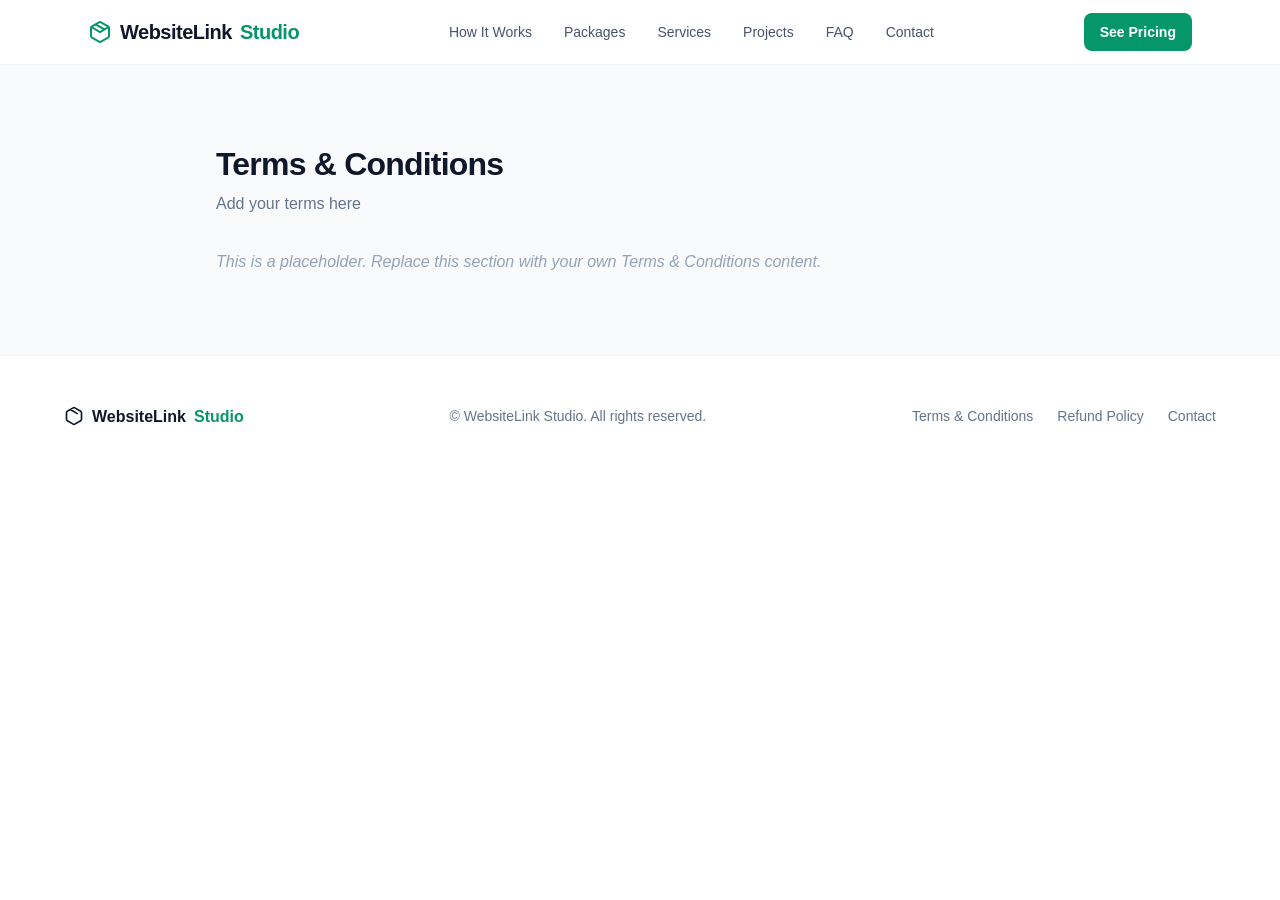
<file: terms.html>
<!DOCTYPE html>
<html lang="en">
<head>
<meta charset="UTF-8">
<meta name="viewport" content="width=device-width, initial-scale=1.0">
<title>Terms — WebsiteLink Studio</title>
<link rel="stylesheet" href="style.css">
</head>
<body>

<nav class="navbar">
  <div class="container">
    <a href="#" class="logo">
      <svg viewBox="0 0 24 24" fill="none" stroke="currentColor" stroke-width="2"><path d="m7.5 4.27 9 5.15M21 8a2 2 0 0 0-1-1.73l-7-4a2 2 0 0 0-2 0l-7 4A2 2 0 0 0 3 8v8a2 2 0 0 0 1 1.73l7 4a2 2 0 0 0 2 0l7-4A2 2 0 0 0 21 16V8Z"/><path d="m3.3 7 8.7 5 8.7-5"/></svg>
      <span>WebsiteLink</span><span>Studio</span>
    </a>
    <div class="nav-links">
      <a href="how.html">How It Works</a>
      <a href="packages.html">Packages</a>
      <a href="services.html">Services</a>
      <a href="projects.html">Projects</a>
      <a href="faq.html">FAQ</a>
      <a href="contact.html">Contact</a>
    </div>
    <div class="nav-actions">
      <a href="packages.html" class="btn btn-primary">See Pricing</a>
      <button class="mobile-menu-btn" onclick="toggleMobileMenu()" aria-label="Menu">
        <svg viewBox="0 0 24 24" fill="none" stroke="currentColor" stroke-width="2"><line x1="3" y1="6" x2="21" y2="6"/><line x1="3" y1="12" x2="21" y2="12"/><line x1="3" y1="18" x2="21" y2="18"/></svg>
      </button>
    </div>
  </div>
</nav>

<div class="mobile-nav" id="mobileNav">
  <a href="how.html" onclick="closeMobileMenu()">How It Works</a>
  <a href="packages.html" onclick="closeMobileMenu()">Packages</a>
  <a href="services.html" onclick="closeMobileMenu()">Services</a>
  <a href="projects.html" onclick="closeMobileMenu()">Projects</a>
  <a href="faq.html" onclick="closeMobileMenu()">FAQ</a>
  <a href="contact.html" onclick="closeMobileMenu()">Contact</a>
</div>

<section class="section section-light">
  <div class="container" style="max-width: 56rem;">
    <h1 style="font-size: 2rem; font-weight: 800; margin-bottom: 0.5rem;">Terms &amp; Conditions</h1>
    <p style="color: var(--slate-500); margin-bottom: 2rem;">Add your terms here</p>
    <p style="color: var(--slate-400); font-style: italic;">This is a placeholder. Replace this section with your own Terms &amp; Conditions content.</p>
  </div>
</section>

<footer class="footer">
  <div class="footer-content">
    <div style="display:flex;align-items:center;gap:.5rem;font-weight:700">
      <svg width="20" height="20" viewBox="0 0 24 24" fill="none" stroke="currentColor" stroke-width="2"><path d="m7.5 4.27 9 5.15M21 8a2 2 0 0 0-1-1.73l-7-4a2 2 0 0 0-2 0l-7 4A2 2 0 0 0 3 8v8a2 2 0 0 0 1 1.73l7 4a2 2 0 0 0 2 0l7-4A2 2 0 0 0 21 16V8Z"/></svg>
      <span>WebsiteLink</span><span style="color:var(--primary)">Studio</span>
    </div>
    <div class="footer-copy">&copy; <span id="year"></span> WebsiteLink Studio. All rights reserved.</div>
    <div class="footer-links">
      <a onclick="showPage('terms')">Terms &amp; Conditions</a>
      <a onclick="showPage('refunds')">Refund Policy</a>
      <a href="contact.html" onclick="window.location.href='index.html'; window.location.hash='contact';">Contact</a>
    </div>
  </div>
</footer>

<script>

// ==================== PAGE NAVIGATION ====================
function showPage(page) {
  document.getElementById('mainSite').style.display = 'none';
  document.querySelectorAll('.page-section').forEach(s => s.classList.remove('active'));
  document.getElementById('page-' + page).classList.add('active');
  window.scrollTo(0, 0);
}
function showHome() {
  document.querySelectorAll('.page-section').forEach(s => s.classList.remove('active'));
  document.getElementById('mainSite').style.display = 'block';
  window.scrollTo(0, 0);
}

// ==================== STRIPE PAYMENT LINKS ====================
const STRIPE_PAYMENT_LINKS = {
  starter:    "https://buy.stripe.com/eVq5kC5Sce0eeqV3WG4c800",
  business:   "https://buy.stripe.com/14AdR81BW3lAaaF0Ku4c801",
  premium:    "https://buy.stripe.com/aFabJ03K49JY0A5eBk4c802",
  ecommerce:  "https://buy.stripe.com/cNi9AS0xSe0eaaF0Ku4c803"
};
const PAYPAL_LINKS = {
  starter:    "https://paypal.me/YOUR_PAYPAL/250",
  business:   "https://paypal.me/YOUR_PAYPAL/500",
  premium:    "https://paypal.me/YOUR_PAYPAL/1000",
  ecommerce:  "https://paypal.me/YOUR_PAYPAL/1500"
};

// ==================== MOBILE MENU ====================
function toggleMobileMenu(){
  document.getElementById('mobileNav').classList.toggle('show');
}
function closeMobileMenu(){
  document.getElementById('mobileNav').classList.remove('show');
}

// ==================== PACKAGE SELECTION ====================
let selectedPackage = null;
const prices = { starter: 499, business: 999, premium: 1999, ecommerce: 2999 };
const names  = { starter: 'Starter', business: 'Business', premium: 'Premium', ecommerce: 'Online Store' };

function selectPackage(id){
  selectedPackage = id;
  document.querySelectorAll('.package-card').forEach(c => c.classList.remove('selected'));
  document.getElementById('card-' + id).classList.add('selected');
}

// ==================== PAYMENT MODAL ====================
let selectedPayMethod = 'stripe';

function openPayModal(pkg){
  selectedPackage = pkg;
  const price = prices[pkg];
  const deposit = Math.ceil(price / 2);
  const balance = price - deposit;

  document.getElementById('modalPrice').textContent = '\u20AC' + price;
  document.getElementById('modalDesc').textContent = names[pkg] + ' Package - 50% deposit';
  document.getElementById('modalFullPrice').textContent = '\u20AC' + price;
  document.getElementById('modalDeposit').textContent = '\u20AC' + deposit;
  document.getElementById('modalBalance').textContent = '\u20AC' + balance;
  document.getElementById('modalPayBtn').innerHTML = '<svg viewBox="0 0 24 24" fill="none" stroke="currentColor" stroke-width="2" width="18" height="18"><rect x="1" y="4" width="22" height="16" rx="2" ry="2"/><line x1="1" y1="10" x2="23" y2="10"/></svg> Pay \u20AC' + deposit + ' Deposit';

  document.getElementById('payError').classList.remove('show');
  document.getElementById('modalPayBtn').style.opacity = '1';
  document.getElementById('modalPayBtn').style.pointerEvents = 'auto';

  document.getElementById('payModal').classList.add('show');
  document.body.style.overflow = 'hidden';
}

function closePayModal(){
  document.getElementById('payModal').classList.remove('show');
  document.body.style.overflow = '';
}

function selectPayOption(el, method){
  document.querySelectorAll('.pay-option').forEach(o => o.classList.remove('active'));
  el.classList.add('active');
  selectedPayMethod = method;
}

function processPayment(){
  const pkg = selectedPackage;
  if (!pkg) return false;

  const links = selectedPayMethod === 'stripe' ? STRIPE_PAYMENT_LINKS : PAYPAL_LINKS;
  const url = links[pkg];

  if (!url || url.includes('YOUR_') || url === 'YOUR_LINK_HERE') {
    document.getElementById('payError').classList.add('show');
    document.getElementById('modalPayBtn').style.opacity = '0.5';
    document.getElementById('modalPayBtn').style.pointerEvents = 'none';
    return false;
  }

  const btn = document.getElementById('modalPayBtn');
  btn.href = url;

  setTimeout(closePayModal, 100);
  return true;
}

// Close modal on overlay click
document.getElementById('payModal').addEventListener('click', function(e){
  if (e.target === this) closePayModal();
});

// Escape key to close modal
document.addEventListener('keydown', function(e){
  if (e.key === 'Escape') closePayModal();
});

// ==================== FAQ ====================
function toggleFaq(btn){
  const ans = btn.nextElementSibling;
  const open = ans.classList.contains('show');
  document.querySelectorAll('.faq-answer').forEach(a => a.classList.remove('show'));
  document.querySelectorAll('.faq-question').forEach(q => q.classList.remove('active'));
  if (!open) { ans.classList.add('show'); btn.classList.add('active'); }
}

// ==================== CONTACT FORM (Formspree - FormData) ====================
const FORMSPREE_CONTACT_ID = 'xeenjwyg';
const FORMSPREE_BRIEF_ID = 'xkoywadq';

function sendMessage(){
  const n = document.getElementById('contactName').value.trim();
  const e = document.getElementById('contactEmail').value.trim();
  const m = document.getElementById('contactMessage').value.trim();
  if (!n || !e || !m) { alert('Please fill all fields'); return; }
  if (!/^[^\s@]+@[^\s@]+\.[^\s@]+$/.test(e)) { alert('Please enter a valid email'); return; }

  var fd = new FormData();
  fd.append('name', n);
  fd.append('email', e);
  fd.append('message', m);
  fd.append('_subject', 'New message from WebsiteLink Studio contact form');
  fd.append('_replyto', e);

  fetch('https://formspree.io/f/' + FORMSPREE_CONTACT_ID, {
    method: 'POST',
    body: fd,
    headers: { 'Accept': 'application/json' }
  }).then(function(r) {
    if (r.ok) {
      document.getElementById('contactForm').classList.add('hidden');
      document.getElementById('contactSuccess').classList.remove('hidden');
    } else {
      alert('Something went wrong. Please email us directly at contact@websitelinkstudio.ie');
    }
  }).catch(function() {
    alert('Something went wrong. Please email us directly at contact@websitelinkstudio.ie');
  });
}

function resetForm(){
  document.getElementById('contactName').value = '';
  document.getElementById('contactEmail').value = '';
  document.getElementById('contactMessage').value = '';
  document.getElementById('contactForm').classList.remove('hidden');
  document.getElementById('contactSuccess').classList.add('hidden');
}

// ==================== 6-STEP BRIEF WIZARD ====================
let wizardStep = 1;
const totalSteps = 6;

function updateWizardUI(){
  document.querySelectorAll('.wizard-step').forEach(function(el) {
    var s = parseInt(el.dataset.step);
    el.classList.remove('active', 'completed');
    if (s < wizardStep) el.classList.add('completed');
    if (s === wizardStep) el.classList.add('active');
  });
  var pct = ((wizardStep - 1) / (totalSteps - 1)) * 100;
  document.getElementById('progressLine').style.width = pct + '%';
  document.querySelectorAll('.wizard-step-content').forEach(function(el) { el.classList.remove('active'); });
  document.getElementById('step-' + wizardStep).classList.add('active');
  window.scrollTo({ top: 0, behavior: 'smooth' });
}

function nextStep(){
  if (!validateStep(wizardStep)) return;
  if (wizardStep < totalSteps) {
    wizardStep++;
    updateWizardUI();
    if (wizardStep === 6) buildReview();
  }
}

function prevStep(){
  if (wizardStep > 1) { wizardStep--; updateWizardUI(); }
}

function goToStep(n){
  wizardStep = n;
  updateWizardUI();
}

function selectRadio(card, name){
  document.querySelectorAll('input[name="' + name + '"]').forEach(function(inp) {
    inp.closest('.radio-card').classList.remove('selected');
  });
  card.classList.add('selected');
  card.querySelector('input').checked = true;
}

function toggleCheckbox(card){
  var cb = card.querySelector('input');
  cb.checked = !cb.checked;
  card.classList.toggle('selected', cb.checked);
}

function showFieldError(id, show){
  var el = document.getElementById(id);
  if (!el) return;
  el.classList.toggle('show', show);
  var inputId = id.replace('err_', 'w_');
  var input = document.getElementById(inputId);
  if (input) input.classList.toggle('field-error', show);
}

function validateStep(step){
  var valid = true;
  document.querySelectorAll('.error-msg').forEach(function(e) { e.classList.remove('show'); });
  document.querySelectorAll('.field-error').forEach(function(e) { e.classList.remove('field-error'); });

  if (step === 1) {
    var name = document.getElementById('w_name').value.trim();
    var email = document.getElementById('w_email').value.trim();
    var about = document.getElementById('w_about').value.trim();
    if (!name) { showFieldError('err_name', true); valid = false; }
    if (!email || !/^[^\s@]+@[^\s@]+\.[^\s@]+$/.test(email)) { showFieldError('err_email', true); valid = false; }
    if (!about) { showFieldError('err_about', true); valid = false; }
  }
  if (step === 2) {
    if (!document.querySelector('input[name="w_goal"]:checked')) { showFieldError('err_goal', true); valid = false; }
  }
  if (step === 3) {
    if (!document.querySelector('input[name="w_logo"]:checked')) { showFieldError('err_logo', true); valid = false; }
    if (!document.querySelector('input[name="w_style"]:checked')) { showFieldError('err_style', true); valid = false; }
  }
  if (step === 4) {
    if (!document.querySelector('input[name="w_copy"]:checked')) { showFieldError('err_copy', true); valid = false; }
    if (!document.querySelector('input[name="w_images"]:checked')) { showFieldError('err_images', true); valid = false; }
  }
  if (step === 5) {
    if (!document.querySelector('input[name="w_hasdomain"]:checked')) { showFieldError('err_hasdomain', true); valid = false; }
    var pkg = document.getElementById('w_package').value;
    if (!pkg) { showFieldError('err_package', true); document.getElementById('w_package').classList.add('field-error'); valid = false; }
    if (!document.querySelector('input[name="w_timeline"]:checked')) { showFieldError('err_timeline', true); valid = false; }
  }
  return valid;
}

function getCheckedValues(name){
  return Array.from(document.querySelectorAll('input[name="' + name + '"]:checked')).map(function(cb) { return cb.value; }).join(', ') || 'Not specified';
}

function getRadioValue(name){
  var el = document.querySelector('input[name="' + name + '"]:checked');
  return el ? el.value : 'Not specified';
}

function buildReview(){
  var data = [
    { title: 'Contact Information', step: 1, content: '<strong>Name:</strong> ' + document.getElementById('w_name').value + '<br><strong>Email:</strong> ' + document.getElementById('w_email').value + '<br><strong>Phone:</strong> ' + (document.getElementById('w_phone').value || 'N/A') + '<br><strong>Company:</strong> ' + (document.getElementById('w_company').value || 'N/A') + '<br><strong>Industry:</strong> ' + (document.getElementById('w_industry').value || 'N/A') },
    { title: 'About Business', step: 1, content: document.getElementById('w_about').value.replace(/\n/g, '<br>') },
    { title: 'Primary Goal', step: 2, content: getRadioValue('w_goal') },
    { title: 'Pages Needed', step: 2, content: getCheckedValues('w_pages') },
    { title: 'Features Needed', step: 2, content: getCheckedValues('w_features') },
    { title: 'Logo', step: 3, content: getRadioValue('w_logo') },
    { title: 'Brand Colours', step: 3, content: document.getElementById('w_colours').value || 'Not specified' },
    { title: 'Design Style', step: 3, content: getRadioValue('w_style') },
    { title: 'Reference Websites', step: 3, content: document.getElementById('w_references').value ? document.getElementById('w_references').value.replace(/\n/g, '<br>') : '<span class="review-empty">Not provided</span>' },
    { title: 'Text Copy', step: 4, content: getRadioValue('w_copy') },
    { title: 'Images', step: 4, content: getRadioValue('w_images') },
    { title: 'Existing Content', step: 4, content: document.getElementById('w_content_extra').value ? document.getElementById('w_content_extra').value.replace(/\n/g, '<br>') : '<span class="review-empty">Not provided</span>' },
    { title: 'Domain Status', step: 5, content: getRadioValue('w_hasdomain') },
    { title: 'Desired Domain', step: 5, content: document.getElementById('w_domain_name').value || 'Not specified' },
    { title: 'Package', step: 5, content: document.getElementById('w_package').value },
    { title: 'Timeline', step: 5, content: getRadioValue('w_timeline') }
  ];

  document.getElementById('reviewList').innerHTML = data.map(function(item) {
    return '<div class="review-item"><div class="review-item-header"><span class="review-item-title">' + item.title + '</span><span class="review-item-step">Step ' + item.step + ' <span class="review-item-edit" onclick="goToStep(' + item.step + ')">Edit</span></span></div><div class="review-item-content">' + item.content + '</div></div>';
  }).join('');
}

function submitBrief(){
  var btn = document.getElementById('submitBriefBtn');
  btn.textContent = 'Sending...';
  btn.disabled = true;
  btn.style.opacity = '0.6';

  var message = 'NEW PROJECT BRIEF - WebsiteLink Studio\n\n=== STEP 1: BUSINESS INFO ===\nName: ' + document.getElementById('w_name').value + '\nEmail: ' + document.getElementById('w_email').value + '\nPhone: ' + (document.getElementById('w_phone').value || 'N/A') + '\nCompany: ' + (document.getElementById('w_company').value || 'N/A') + '\nIndustry: ' + (document.getElementById('w_industry').value || 'N/A') + '\n\nAbout Business:\n' + document.getElementById('w_about').value + '\n\n=== STEP 2: WEBSITE GOALS ===\nPrimary Goal: ' + getRadioValue('w_goal') + '\nPages Needed: ' + getCheckedValues('w_pages') + '\nFeatures: ' + getCheckedValues('w_features') + '\n\n=== STEP 3: DESIGN & BRANDING ===\nLogo: ' + getRadioValue('w_logo') + '\nBrand Colours: ' + (document.getElementById('w_colours').value || 'N/A') + '\nDesign Style: ' + getRadioValue('w_style') + '\nReference Websites: ' + (document.getElementById('w_references').value || 'N/A') + '\n\n=== STEP 4: CONTENT ===\nText Copy: ' + getRadioValue('w_copy') + '\nImages: ' + getRadioValue('w_images') + '\nExisting Content: ' + (document.getElementById('w_content_extra').value || 'N/A') + '\n\n=== STEP 5: DOMAIN & TECHNICAL ===\nDomain Status: ' + getRadioValue('w_hasdomain') + '\nDesired Domain: ' + (document.getElementById('w_domain_name').value || 'N/A') + '\nPackage: ' + document.getElementById('w_package').value + '\nTimeline: ' + getRadioValue('w_timeline') + '\n';

  var fd = new FormData();
  fd.append('name', document.getElementById('w_name').value);
  fd.append('email', document.getElementById('w_email').value);
  fd.append('message', message);
  fd.append('_subject', 'New Project Brief - ' + document.getElementById('w_package').value);
  fd.append('_replyto', document.getElementById('w_email').value);

  fetch('https://formspree.io/f/' + FORMSPREE_BRIEF_ID, {
    method: 'POST',
    body: fd,
    headers: { 'Accept': 'application/json' }
  }).then(function(r) {
    btn.textContent = 'Send Brief';
    btn.disabled = false;
    btn.style.opacity = '1';
    if (r.ok) {
      document.getElementById('briefForm').classList.add('hidden');
      document.getElementById('briefSuccess').classList.remove('hidden');
      document.getElementById('wizardProgress').style.display = 'none';
    } else {
      alert('Something went wrong. Please email us directly at contact@websitelinkstudio.ie');
    }
  }).catch(function() {
    btn.textContent = 'Send Brief';
    btn.disabled = false;
    btn.style.opacity = '1';
    alert('Something went wrong. Please email us directly at contact@websitelinkstudio.ie');
  });
}

function resetBrief(){
  wizardStep = 1;
  document.getElementById('briefForm').reset();
  document.querySelectorAll('.radio-card').forEach(function(c) { c.classList.remove('selected'); });
  document.querySelectorAll('.checkbox-card').forEach(function(c) { c.classList.remove('selected'); });
  document.querySelectorAll('.error-msg').forEach(function(e) { e.classList.remove('show'); });
  document.querySelectorAll('.field-error').forEach(function(e) { e.classList.remove('field-error'); });
  document.getElementById('briefForm').classList.remove('hidden');
  document.getElementById('briefSuccess').classList.add('hidden');
  document.getElementById('wizardProgress').style.display = '';
  document.getElementById('progressLine').style.width = '0%';
  updateWizardUI();
}

// ==================== YEAR ====================
document.getElementById('year').textContent = new Date().getFullYear();

</script>

</body>
</html>
</file>
<file: style.css>
:root {
  --primary: #059669;
  --primary-dark: #047857;
  --primary-light: #d1fae5;
  --slate-50: #f8fafc;
  --slate-100: #f1f5f9;
  --slate-200: #e2e8f0;
  --slate-300: #cbd5e1;
  --slate-400: #94a3b8;
  --slate-500: #64748b;
  --slate-600: #475569;
  --slate-700: #334155;
  --slate-800: #1e293b;
  --slate-900: #0f172a;
  --purple: #7c3aed;
  --purple-dark: #6d28d9;
  --blue: #2563eb;
  --amber: #d97706;
  --amber-light: #fef3c7;
  --red: #dc2626;
}
* { margin: 0; padding: 0; box-sizing: border-box; }
html { scroll-behavior: smooth; }
body { font-family: -apple-system, BlinkMacSystemFont, 'Segoe UI', Roboto, sans-serif; color: var(--slate-900); line-height: 1.6; }
a { text-decoration: none; color: inherit; }
button { cursor: pointer; border: none; font-family: inherit; background: none; }
img { max-width: 100%; }
.container { max-width: 72rem; margin: 0 auto; padding: 0 1.5rem; }
.text-center { text-align: center; }
.hidden { display: none !important; }

/* Navbar */
.navbar { position: sticky; top: 0; z-index: 50; background: rgba(255,255,255,.9); backdrop-filter: blur(8px); border-bottom: 1px solid var(--slate-100); }
.navbar .container { height: 4rem; display: flex; align-items: center; justify-content: space-between; }
.logo { display: flex; align-items: center; gap: .5rem; font-weight: 700; font-size: 1.25rem; letter-spacing: -.025em; }
.logo svg { width: 1.5rem; height: 1.5rem; color: var(--primary); }
.logo span:last-child { color: var(--primary); }
.nav-links { display: none; align-items: center; gap: 2rem; font-size: .875rem; font-weight: 500; color: var(--slate-600); }
.nav-links a:hover { color: var(--primary); }
.nav-actions { display: flex; align-items: center; gap: .75rem; }

/* Buttons */
.btn { display: inline-flex; align-items: center; justify-content: center; gap: .5rem; padding: .5rem 1rem; border-radius: .5rem; font-weight: 600; font-size: .875rem; transition: all .2s; }
.btn-primary { background: var(--primary); color: #fff; }
.btn-primary:hover { background: var(--primary-dark); }
.btn-lg { padding: .75rem 2rem; font-size: 1rem; height: 3rem; }
.btn-outline { background: transparent; border: 1px solid var(--slate-300); color: var(--slate-700); }
.btn-purple { background: var(--purple); color: #fff; font-weight: 700; padding: .75rem 1.5rem; border-radius: .5rem; }
.btn-purple:hover { background: var(--purple-dark); }
.btn-block { width: 100%; justify-content: center; }

@media(min-width:768px){ .nav-links { display: flex; } }

/* Sections */
.section { padding: 5rem 1.5rem; }
.section-dark { background: var(--slate-900); color: #fff; }
.section-light { background: var(--slate-50); }
h2 { font-size: 1.875rem; font-weight: 700; margin-bottom: 1rem; }
@media(min-width:768px){ h2 { font-size: 2.25rem; } }
.section-desc { color: var(--slate-600); font-size: 1.125rem; max-width: 42rem; margin: 0 auto 3rem; }

/* Hero */
.hero { padding: 5rem 1.5rem 8rem; }
.badge { display: inline-flex; align-items: center; gap: .5rem; padding: .5rem 1.25rem; border-radius: 9999px; font-size: .875rem; font-weight: 500; color: #047857; background: #f0fdf4; border: 1px solid #bbf7d0; margin-bottom: 1.5rem; }
.badge svg { width: 1rem; height: 1rem; flex-shrink: 0; color: #059669; }
h1 { font-size: 2.25rem; font-weight: 800; letter-spacing: -.025em; line-height: 1.2; margin-bottom: 1.5rem; }
h1 .highlight { color: var(--primary); }
.subtitle { font-size: 1.125rem; color: var(--slate-600); max-width: 42rem; margin: 0 auto 2.5rem; line-height: 1.75; }
.hero-btns { display: flex; flex-direction: column; gap: 1rem; justify-content: center; align-items: center; }
.trust-badges { display: flex; flex-wrap: wrap; justify-content: center; gap: 1.5rem; margin-top: 3rem; font-size: .875rem; color: var(--slate-500); }
.trust-badges span { display: flex; align-items: center; gap: .375rem; }
.trust-badges svg { width: 1rem; height: 1rem; color: var(--primary); }
@media(min-width:640px){ h1 { font-size: 3.5rem; } .hero-btns { flex-direction: row; } }

/* Trust */
.trust-section { padding: 3rem 1.5rem; border-top: 1px solid var(--slate-100); border-bottom: 1px solid var(--slate-100); background: rgba(248,250,252,.5); }
.trust-label { font-size: .875rem; color: var(--slate-500); font-weight: 500; text-transform: uppercase; letter-spacing: .05em; margin-bottom: 1.5rem; }
.trust-brands { display: flex; flex-wrap: wrap; justify-content: center; gap: 2rem; opacity: .6; }
.trust-brands span { font-weight: 700; color: var(--slate-700); font-size: 1.125rem; }

/* Steps */
.steps-wrap { position: relative; padding-top: 1rem; }
.steps-grid { display: grid; grid-template-columns: repeat(6, 1fr); gap: 1.25rem; position: relative; }
.steps-line { position: absolute; top: 2rem; left: 8%; right: 8%; height: 2px; background: var(--slate-200); z-index: 0; }
.step-card { position: relative; z-index: 1; text-align: center; }
.step-icon { width: 4rem; height: 4rem; border-radius: 1rem; display: flex; align-items: center; justify-content: center; margin: 0 auto .75rem; transition: all .3s; }
.step-icon svg { width: 1.5rem; height: 1.5rem; }
.step-badge { font-size: .75rem; font-weight: 700; margin-bottom: .5rem; text-transform: uppercase; letter-spacing: .025em; }
.step-title { font-size: .875rem; font-weight: 700; margin-bottom: .5rem; color: var(--slate-900); }
.step-desc { font-size: .75rem; color: var(--slate-500); line-height: 1.5; }
@media(max-width:1024px){ .steps-grid { grid-template-columns: repeat(3, 1fr); gap: 2rem; } .steps-line { display: none; } }
@media(max-width:640px){ .steps-grid { grid-template-columns: repeat(2, 1fr); } }
@media(max-width:480px){ .steps-grid { grid-template-columns: 1fr; } }

.info-card { max-width: 48rem; margin: 3rem auto 0; background: #fffbeb; border: 1px solid #fcd34d; border-radius: 1rem; padding: 1.5rem; display: flex; gap: 1rem; align-items: flex-start; }
.info-icon { width: 2.5rem; height: 2.5rem; background: #fef3c7; border-radius: 9999px; display: flex; align-items: center; justify-content: center; flex-shrink: 0; }
.info-icon svg { width: 1.25rem; height: 1.25rem; color: var(--amber); }
.info-title { font-weight: 700; color: #92400e; margin-bottom: .25rem; }
.info-desc { color: #b45309; font-size: .875rem; line-height: 1.6; }
@media(max-width:768px){ .info-card { flex-direction: column; } }

/* Packages */
.packages-grid { display: grid; grid-template-columns: repeat(3, 1fr); gap: 1.5rem; }
@media(max-width:1024px){ .packages-grid { grid-template-columns: repeat(2, 1fr); } }
@media(max-width:640px){ .packages-grid { grid-template-columns: 1fr; } }
.package-card { position: relative; border: 2px solid var(--slate-700); border-radius: 1rem; padding: 2rem; background: rgba(30,41,59,.5); transition: all .3s; cursor: pointer; }
.package-card:hover { border-color: var(--slate-500); }
.package-card.popular { border-color: rgba(5,150,105,.5); background: #1e293b; }
.package-card.popular:hover { border-color: var(--primary); }
.package-card.selected { border-color: var(--primary); box-shadow: 0 0 0 3px rgba(5,150,105,.2); transform: scale(1.02); }
.package-badge { position: absolute; top: -1rem; left: 50%; transform: translateX(-50%); background: var(--primary); color: #fff; font-size: .75rem; font-weight: 700; padding: .375rem 1rem; border-radius: 9999px; text-transform: uppercase; letter-spacing: .025em; white-space: nowrap; }
.package-header { display: flex; align-items: center; gap: .75rem; margin-bottom: 1rem; color: #34d399; }
.package-header svg { width: 1.25rem; height: 1.25rem; }
.package-name { font-weight: 700; font-size: 1.125rem; color: #fff; }
.package-price { font-size: 2.25rem; font-weight: 800; color: #fff; margin-bottom: .25rem; }
.package-desc { color: var(--slate-400); font-size: .875rem; margin-bottom: 1.5rem; }
.package-features { list-style: none; margin-bottom: 1.5rem; }
.package-features li { display: flex; align-items: flex-start; gap: .75rem; margin-bottom: .75rem; color: #cbd5e1; font-size: .875rem; }
.package-features li svg { width: 1.25rem; height: 1.25rem; color: var(--primary); flex-shrink: 0; margin-top: .125rem; }
.package-btn { width: 100%; font-weight: 700; height: 3rem; border-radius: .5rem; font-size: .875rem; transition: all .2s; }

.ecommerce-card { border-color: rgba(124,58,237,.5); background: linear-gradient(135deg, #1e293b, #0f172a); }
.ecommerce-card:hover { border-color: var(--purple); }
.ecommerce-card .package-badge { background: var(--purple); }
.ecommerce-card .package-header { color: #a78bfa; }
.ecommerce-card .package-features li svg { color: #a78bfa; }
.ecommerce-inner { display: grid; grid-template-columns: 1fr 1fr; gap: 2rem; align-items: start; }
.ecommerce-price { font-size: 3rem; font-weight: 800; color: #fff; margin: .5rem 0; }
.ecommerce-hosting { color: var(--slate-400); font-size: .875rem; margin-bottom: 1rem; }
.ecommerce-footer { display: flex; align-items: center; justify-content: space-between; margin-top: 1.5rem; padding-top: 1.5rem; border-top: 1px solid var(--slate-700); }
.ecommerce-time { display: flex; align-items: center; gap: .5rem; color: var(--slate-400); font-size: .875rem; }
.ecommerce-time svg { width: 1rem; height: 1rem; }
@media(max-width:768px){ .ecommerce-inner { grid-template-columns: 1fr; } }

/* Services */
.services-grid { display: grid; grid-template-columns: repeat(3, 1fr); gap: 1.5rem; max-width: 64rem; margin: 0 auto; }
@media(max-width:768px){ .services-grid { grid-template-columns: 1fr; } }
.service-card { position: relative; border: 2px solid; border-radius: 1rem; padding: 2rem; background: #fff; transition: all .3s; }
.service-card:hover { transform: translateY(-2px); }
.service-card.hosting { border-color: rgba(37,99,235,.3); }
.service-card.hosting:hover { border-color: var(--blue); }
.service-card.maintenance { border-color: rgba(5,150,105,.3); }
.service-card.maintenance:hover { border-color: var(--primary); }
.service-card.hourly { border-color: var(--slate-200); }
.service-card.hourly:hover { border-color: var(--slate-400); }
.service-badge { position: absolute; top: -1rem; left: 1.5rem; font-size: .75rem; font-weight: 700; padding: .375rem .75rem; border-radius: 9999px; text-transform: uppercase; letter-spacing: .025em; color: #fff; }
.service-badge.hosting { background: var(--blue); }
.service-badge.maintenance { background: var(--primary); }
.service-header { display: flex; align-items: center; gap: .75rem; margin-bottom: 1rem; }
.service-header svg { width: 1.25rem; height: 1.25rem; }
.service-name { font-weight: 700; font-size: 1.125rem; }
.service-price { font-size: 2.25rem; font-weight: 800; }
.service-period { color: var(--slate-500); }
.service-desc { color: var(--slate-400); font-size: .875rem; margin-bottom: 1.5rem; }
.service-features { list-style: none; }
.service-features li { display: flex; align-items: flex-start; gap: .75rem; margin-bottom: .75rem; font-size: .875rem; }
.service-features li svg { width: 1.25rem; height: 1.25rem; flex-shrink: 0; margin-top: .125rem; }

/* Features */
.features-grid { display: grid; grid-template-columns: 1fr 1fr; gap: 3rem; align-items: center; }
@media(max-width:768px){ .features-grid { grid-template-columns: 1fr; } }
.feature-item { display: flex; gap: 1rem; }
.feature-icon { width: 2rem; height: 2rem; background: var(--primary-light); border-radius: 9999px; display: flex; align-items: center; justify-content: center; flex-shrink: 0; margin-top: .25rem; }
.feature-icon svg { width: 1rem; height: 1rem; color: var(--primary); }
.feature-title { font-weight: 700; font-size: 1rem; }
.feature-desc { color: var(--slate-600); font-size: .875rem; margin-top: .25rem; }

.guarantee-box { background: #fff; border-radius: 1.5rem; padding: 2rem; box-shadow: 0 20px 60px -15px rgba(0,0,0,.1); border: 1px solid var(--slate-200); }
.guarantee-header { display: flex; align-items: center; gap: .75rem; margin-bottom: 1.5rem; }
.guarantee-icon { width: 2.5rem; height: 2.5rem; background: var(--primary-light); border-radius: 9999px; display: flex; align-items: center; justify-content: center; }
.guarantee-icon svg { width: 1.25rem; height: 1.25rem; color: var(--primary); }
.guarantee-row { display: flex; justify-content: space-between; align-items: center; padding: .75rem 0; border-bottom: 1px solid var(--slate-100); }
.guarantee-label { color: var(--slate-600); font-size: .875rem; }
.guarantee-badge { padding: .25rem .75rem; border-radius: .375rem; font-size: .75rem; font-weight: 500; color: #047857; background: #ecfdf5; border: 1px solid #a7f3d0; }
.guarantee-quote { background: var(--primary-light); border-radius: .75rem; padding: 1rem; text-align: center; margin-top: 1rem; }
.guarantee-quote p { color: #047857; font-weight: 600; font-size: .875rem; }

/* Projects */
.projects-grid { display: grid; grid-template-columns: repeat(2, 1fr); gap: 1.5rem; max-width: 72rem; margin: 0 auto; }
@media(max-width:640px){ .projects-grid { grid-template-columns: 1fr; } }
.project-card { background: #fff; border-radius: 1rem; overflow: hidden; border: 1px solid var(--slate-200); transition: all .3s; }
.project-card:hover { transform: translateY(-4px); box-shadow: 0 20px 40px -10px rgba(0,0,0,.15); }
.project-image { height: 320px; position: relative; overflow: hidden; }
.project-overlay { position: absolute; inset: 0; display: flex; flex-direction: column; justify-content: flex-end; padding: 1.5rem; background: linear-gradient(to top, rgba(0,0,0,.9) 0%, rgba(0,0,0,.5) 40%, rgba(0,0,0,.2) 100%); }
.project-tag { display: inline-block; padding: .25rem .75rem; border-radius: 9999px; font-size: .75rem; font-weight: 600; background: rgba(255,255,255,.2); color: #fff; backdrop-filter: blur(4px); width: fit-content; margin-bottom: .75rem; }
.project-title { font-size: 1.25rem; font-weight: 700; color: #fff; margin-bottom: .5rem; }
.project-desc { font-size: .875rem; color: rgba(255,255,255,.85); line-height: 1.5; margin-bottom: 1rem; }
.project-links { display: flex; gap: .75rem; flex-wrap: wrap; }
.project-btn { display: inline-flex; align-items: center; gap: .5rem; padding: .5rem 1rem; border-radius: .5rem; font-size: .875rem; font-weight: 600; transition: all .2s; }
.project-btn-primary { background: #fff; color: var(--slate-900); }
.project-btn-primary:hover { background: var(--slate-100); }
.project-btn-outline { background: transparent; border: 1px solid rgba(255,255,255,.4); color: #fff; }
.project-btn-outline:hover { background: rgba(255,255,255,.1); }
.project-footer { padding: 1rem 1.5rem; border-top: 1px solid var(--slate-100); }
.project-meta { display: flex; justify-content: space-between; align-items: center; font-size: .875rem; color: var(--slate-500); }
.project-location { display: flex; align-items: center; gap: .375rem; }
.project-type { background: var(--slate-100); padding: .25rem .75rem; border-radius: .375rem; font-size: .75rem; font-weight: 600; color: var(--slate-600); }

/* FAQ */
.faq-list { max-width: 48rem; margin: 0 auto; }
.faq-item { background: #fff; border: 1px solid var(--slate-200); border-radius: .75rem; overflow: hidden; margin-bottom: .75rem; }
.faq-question { width: 100%; padding: 1.25rem 1.5rem; display: flex; justify-content: space-between; align-items: center; text-align: left; background: none; border: none; font-size: 1rem; font-weight: 600; color: var(--slate-900); transition: background .2s; }
.faq-question:hover { background: var(--slate-50); }
.faq-question svg { width: 1.25rem; height: 1.25rem; color: var(--slate-400); flex-shrink: 0; margin-left: 1rem; transition: transform .2s; }
.faq-question.active svg { color: var(--primary); transform: rotate(180deg); }
.faq-answer { padding: 0 1.5rem 1.25rem; color: var(--slate-600); font-size: .875rem; line-height: 1.6; display: none; }
.faq-answer.show { display: block; animation: fadeIn .2s ease; }
@keyframes fadeIn { from { opacity: 0; transform: translateY(-4px); } to { opacity: 1; transform: translateY(0); } }

/* Contact */
.contact-card { max-width: 36rem; margin: 0 auto; background: #fff; border: 1px solid var(--slate-200); border-radius: 1rem; padding: 2rem; }
.form-group { margin-bottom: 1.25rem; }
.form-label { display: block; font-size: .875rem; font-weight: 600; color: var(--slate-700); margin-bottom: .375rem; }
.form-input { width: 100%; padding: .75rem 1rem; border: 1px solid var(--slate-300); border-radius: .5rem; font-size: .875rem; outline: none; transition: all .2s; }
.form-input:focus { border-color: var(--primary); box-shadow: 0 0 0 3px rgba(5,150,105,.2); }
.form-textarea { min-height: 6rem; resize: vertical; }
.form-footer { display: flex; flex-direction: column; gap: .75rem; margin-top: .75rem; font-size: .75rem; color: var(--slate-500); }
.form-footer span { display: flex; align-items: center; gap: .375rem; }
.form-footer svg { width: .875rem; height: .875rem; }
.success-state { text-align: center; padding: 2rem 0; }
.success-icon { width: 4rem; height: 4rem; background: var(--primary-light); border-radius: 9999px; display: flex; align-items: center; justify-content: center; margin: 0 auto 1rem; }
.success-icon svg { width: 2rem; height: 2rem; color: var(--primary); }
.success-title { font-size: 1.25rem; font-weight: 700; color: #047857; margin-bottom: .5rem; }

/* Footer */
.footer { padding: 3rem 1.5rem; border-top: 1px solid var(--slate-100); }
.footer-content { max-width: 72rem; margin: 0 auto; display: flex; flex-direction: column; align-items: center; gap: 1.5rem; }
.footer-links { display: flex; gap: 1.5rem; font-size: .875rem; color: var(--slate-500); }
.footer-links a:hover { color: var(--slate-700); cursor: pointer; }
.footer-copy { color: var(--slate-500); font-size: .875rem; }
@media(min-width:768px){ .footer-content { flex-direction: row; justify-content: space-between; } }

/* Payment Modal */
.modal-overlay { position: fixed; inset: 0; background: rgba(0,0,0,.6); z-index: 100; display: none; align-items: center; justify-content: center; padding: 1rem; }
.modal-overlay.show { display: flex; }
.modal { background: #fff; border-radius: 1rem; max-width: 28rem; width: 100%; max-height: 90vh; overflow-y: auto; box-shadow: 0 25px 50px -12px rgba(0,0,0,.25); }
.modal-header { padding: 1.5rem; border-bottom: 1px solid var(--slate-100); display: flex; justify-content: space-between; align-items: center; }
.modal-title { font-size: 1.25rem; font-weight: 700; }
.modal-close { width: 2rem; height: 2rem; display: flex; align-items: center; justify-content: center; border-radius: .5rem; font-size: 1.5rem; color: var(--slate-400); cursor: pointer; transition: all .2s; }
.modal-close:hover { background: var(--slate-100); color: var(--slate-700); }
.modal-body { padding: 1.5rem; }
.modal-price { font-size: 2rem; font-weight: 800; color: var(--slate-900); margin-bottom: .25rem; }
.modal-desc { color: var(--slate-500); font-size: .875rem; margin-bottom: 1.5rem; }
.pay-option { display: flex; align-items: center; gap: 1rem; padding: 1rem; border: 2px solid var(--slate-200); border-radius: .75rem; margin-bottom: .75rem; cursor: pointer; transition: all .2s; }
.pay-option:hover { border-color: var(--primary); background: var(--slate-50); }
.pay-option.active { border-color: var(--primary); background: #ecfdf5; }
.pay-icon { width: 2.5rem; height: 2.5rem; background: var(--slate-100); border-radius: .5rem; display: flex; align-items: center; justify-content: center; }
.pay-icon svg { width: 1.25rem; height: 1.25rem; }
.pay-label { font-weight: 600; }
.pay-desc { font-size: .75rem; color: var(--slate-500); }
.modal-footer { padding: 1rem 1.5rem 1.5rem; }
.stripe-badge { display: flex; align-items: center; justify-content: center; gap: .5rem; margin-top: 1rem; font-size: .75rem; color: var(--slate-400); }

/* Pay Error */
.pay-error { display: none; background: #fef2f2; border: 1px solid #fecaca; border-radius: .5rem; padding: 1rem; margin-bottom: 1rem; }
.pay-error.show { display: block; }

/* Mobile Menu */
.mobile-menu-btn { display: flex; align-items: center; justify-content: center; width: 2.5rem; height: 2.5rem; border-radius: .5rem; color: var(--slate-600); cursor: pointer; transition: all .2s; }
.mobile-menu-btn:hover { background: var(--slate-100); color: var(--primary); }
.mobile-menu-btn svg { width: 1.5rem; height: 1.5rem; }
.mobile-nav { display: none; position: fixed; top: 4rem; left: 0; right: 0; background: rgba(255,255,255,.98); backdrop-filter: blur(8px); border-bottom: 1px solid var(--slate-100); padding: 1rem 1.5rem; z-index: 49; }
.mobile-nav.show { display: block; animation: slideDown .2s ease; }
.mobile-nav a { display: block; padding: .875rem 0; font-size: 1rem; font-weight: 500; color: var(--slate-700); border-bottom: 1px solid var(--slate-100); }
.mobile-nav a:last-child { border-bottom: none; }
.mobile-nav a:hover { color: var(--primary); }
@keyframes slideDown { from { opacity: 0; transform: translateY(-8px); } to { opacity: 1; transform: translateY(0); } }
@media(max-width:767px){ .nav-actions .btn-primary { display: none; } }
@media(min-width:768px){ .mobile-menu-btn { display: none; } .mobile-nav { display: none !important; } }

/* ====== BRIEF PAGE ====== */
.page-section { display: none; padding: 3rem 1.5rem 5rem; max-width: 56rem; margin: 0 auto; }
.page-section.active { display: block; }
.page-title { font-size: 2rem; font-weight: 800; margin-bottom: .5rem; }
.page-subtitle { color: var(--slate-500); margin-bottom: 2rem; }
.page-back { display: inline-flex; align-items: center; gap: .5rem; color: var(--primary); font-weight: 600; font-size: .875rem; margin-bottom: 1.5rem; cursor: pointer; }
.page-back:hover { color: var(--primary-dark); }
.page-back svg { width: 1rem; height: 1rem; }

/* ====== 6-STEP BRIEF WIZARD ====== */
.wizard-progress { display: flex; align-items: center; justify-content: space-between; margin-bottom: 2.5rem; position: relative; max-width: 40rem; margin-left: auto; margin-right: auto; }
.wizard-progress::before { content: ''; position: absolute; top: 1.25rem; left: 10%; right: 10%; height: 2px; background: var(--slate-200); z-index: 0; }
.wizard-progress-line { position: absolute; top: 1.25rem; left: 10%; height: 2px; background: var(--primary); z-index: 1; transition: width .4s ease; width: 0%; }
.wizard-step { position: relative; z-index: 2; display: flex; flex-direction: column; align-items: center; gap: .5rem; cursor: default; }
.wizard-step-dot { width: 2.5rem; height: 2.5rem; border-radius: 9999px; background: #fff; border: 2px solid var(--slate-300); display: flex; align-items: center; justify-content: center; font-weight: 700; font-size: .875rem; color: var(--slate-500); transition: all .3s; }
.wizard-step.active .wizard-step-dot { border-color: var(--primary); background: var(--primary); color: #fff; }
.wizard-step.completed .wizard-step-dot { border-color: var(--primary); background: var(--primary); color: #fff; }
.wizard-step-label { font-size: .75rem; font-weight: 600; color: var(--slate-400); transition: color .3s; }
.wizard-step.active .wizard-step-label { color: var(--primary); }
.wizard-step.completed .wizard-step-label { color: var(--primary); }
@media(max-width:640px){ .wizard-step-label { display: none; } .wizard-progress::before { left: 5%; right: 5%; } }

.wizard-step-content { display: none; animation: fadeIn .3s ease; }
.wizard-step-content.active { display: block; }
@keyframes fadeIn { from { opacity: 0; transform: translateY(8px); } to { opacity: 1; transform: translateY(0); } }

.wizard-step-title { font-size: 1.25rem; font-weight: 700; margin-bottom: .25rem; }
.wizard-step-desc { color: var(--slate-500); font-size: .875rem; margin-bottom: 1.5rem; }

/* Radio cards */
.radio-grid { display: grid; grid-template-columns: repeat(2, 1fr); gap: .75rem; }
@media(max-width:640px){ .radio-grid { grid-template-columns: 1fr; } }
.radio-card { display: flex; align-items: center; gap: .75rem; padding: 1rem; border: 2px solid var(--slate-200); border-radius: .75rem; cursor: pointer; transition: all .2s; background: #fff; }
.radio-card:hover { border-color: var(--primary); background: #f0fdf4; }
.radio-card.selected { border-color: var(--primary); background: #ecfdf5; }
.radio-card input { display: none; }
.radio-card .radio-circle { width: 1.25rem; height: 1.25rem; border: 2px solid var(--slate-300); border-radius: 9999px; display: flex; align-items: center; justify-content: center; flex-shrink: 0; transition: all .2s; }
.radio-card.selected .radio-circle { border-color: var(--primary); background: var(--primary); }
.radio-card .radio-circle::after { content: ''; width: .4rem; height: .4rem; background: #fff; border-radius: 9999px; opacity: 0; transform: scale(0); transition: all .2s; }
.radio-card.selected .radio-circle::after { opacity: 1; transform: scale(1); }
.radio-card .radio-text { font-size: .875rem; font-weight: 500; }

/* Checkbox cards */
.checkbox-grid { display: grid; grid-template-columns: repeat(2, 1fr); gap: .75rem; }
@media(max-width:640px){ .checkbox-grid { grid-template-columns: 1fr; } }
.checkbox-card { display: flex; align-items: center; gap: .75rem; padding: .875rem 1rem; border: 2px solid var(--slate-200); border-radius: .75rem; cursor: pointer; transition: all .2s; background: #fff; }
.checkbox-card:hover { border-color: var(--primary); background: #f0fdf4; }
.checkbox-card.selected { border-color: var(--primary); background: #ecfdf5; }
.checkbox-card input { display: none; }
.checkbox-card .check-box { width: 1.25rem; height: 1.25rem; border: 2px solid var(--slate-300); border-radius: .25rem; display: flex; align-items: center; justify-content: center; flex-shrink: 0; transition: all .2s; }
.checkbox-card.selected .check-box { border-color: var(--primary); background: var(--primary); }
.checkbox-card .check-box::after { content: ''; width: .35rem; height: .6rem; border: solid #fff; border-width: 0 2px 2px 0; transform: rotate(45deg) scale(0); opacity: 0; transition: all .2s; margin-bottom: .1rem; }
.checkbox-card.selected .check-box::after { opacity: 1; transform: rotate(45deg) scale(1); }
.checkbox-card .check-text { font-size: .875rem; font-weight: 500; }

/* Wizard buttons */
.wizard-btns { display: flex; justify-content: space-between; align-items: center; margin-top: 2rem; padding-top: 1.5rem; border-top: 1px solid var(--slate-200); }
.wizard-btn-back { padding: .75rem 1.5rem; font-weight: 600; color: var(--slate-600); background: none; border: 1px solid var(--slate-300); border-radius: .5rem; cursor: pointer; transition: all .2s; font-size: .875rem; }
.wizard-btn-back:hover { background: var(--slate-100); }
.wizard-btn-next { padding: .75rem 2rem; font-weight: 700; color: #fff; background: var(--primary); border: none; border-radius: .5rem; cursor: pointer; transition: all .2s; font-size: .875rem; }
.wizard-btn-next:hover { background: var(--primary-dark); }
.wizard-btn-submit { padding: .75rem 2rem; font-weight: 700; color: #fff; background: var(--primary); border: none; border-radius: .5rem; cursor: pointer; transition: all .2s; font-size: .875rem; }
.wizard-btn-submit:hover { background: var(--primary-dark); }

/* Review page */
.review-list { display: flex; flex-direction: column; gap: 1.25rem; }
.review-item { background: var(--slate-50); border-radius: .75rem; padding: 1.25rem; }
.review-item-header { display: flex; justify-content: space-between; align-items: center; margin-bottom: .75rem; }
.review-item-title { font-weight: 700; font-size: .875rem; color: var(--slate-900); display: flex; align-items: center; gap: .5rem; }
.review-item-step { font-size: .75rem; color: var(--slate-400); font-weight: 600; }
.review-item-edit { font-size: .75rem; color: var(--primary); cursor: pointer; font-weight: 600; }
.review-item-edit:hover { text-decoration: underline; }
.review-item-content { font-size: .875rem; color: var(--slate-700); line-height: 1.6; }
.review-empty { color: var(--slate-400); font-style: italic; }

/* Error state */
.field-error { border-color: #f87171 !important; box-shadow: 0 0 0 3px rgba(248,113,113,.2) !important; }
.error-msg { color: #dc2626; font-size: .75rem; margin-top: .375rem; display: none; }
.error-msg.show { display: block; }

/* Brief form grid */
.brief-grid { display: grid; grid-template-columns: 1fr 1fr; gap: 1.25rem; }
@media(max-width:640px){ .brief-grid { grid-template-columns: 1fr; } }
</file>
